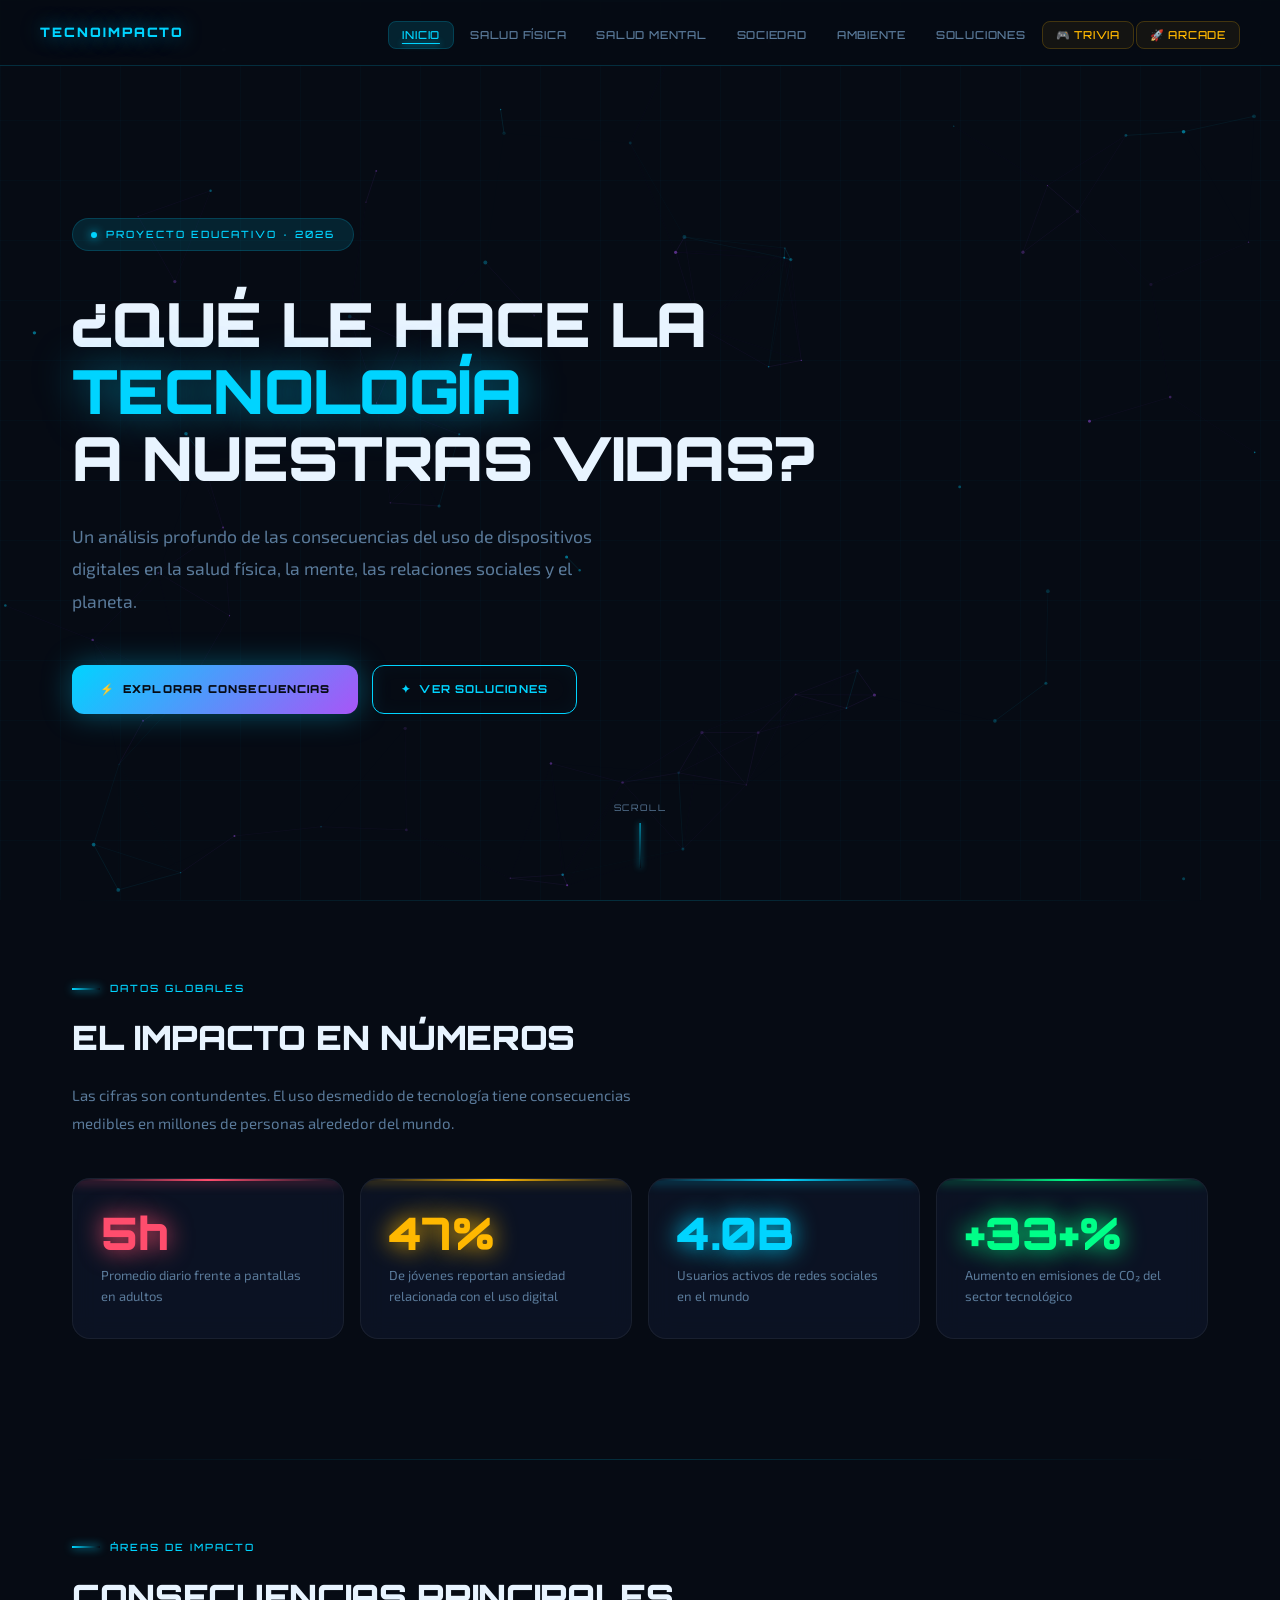
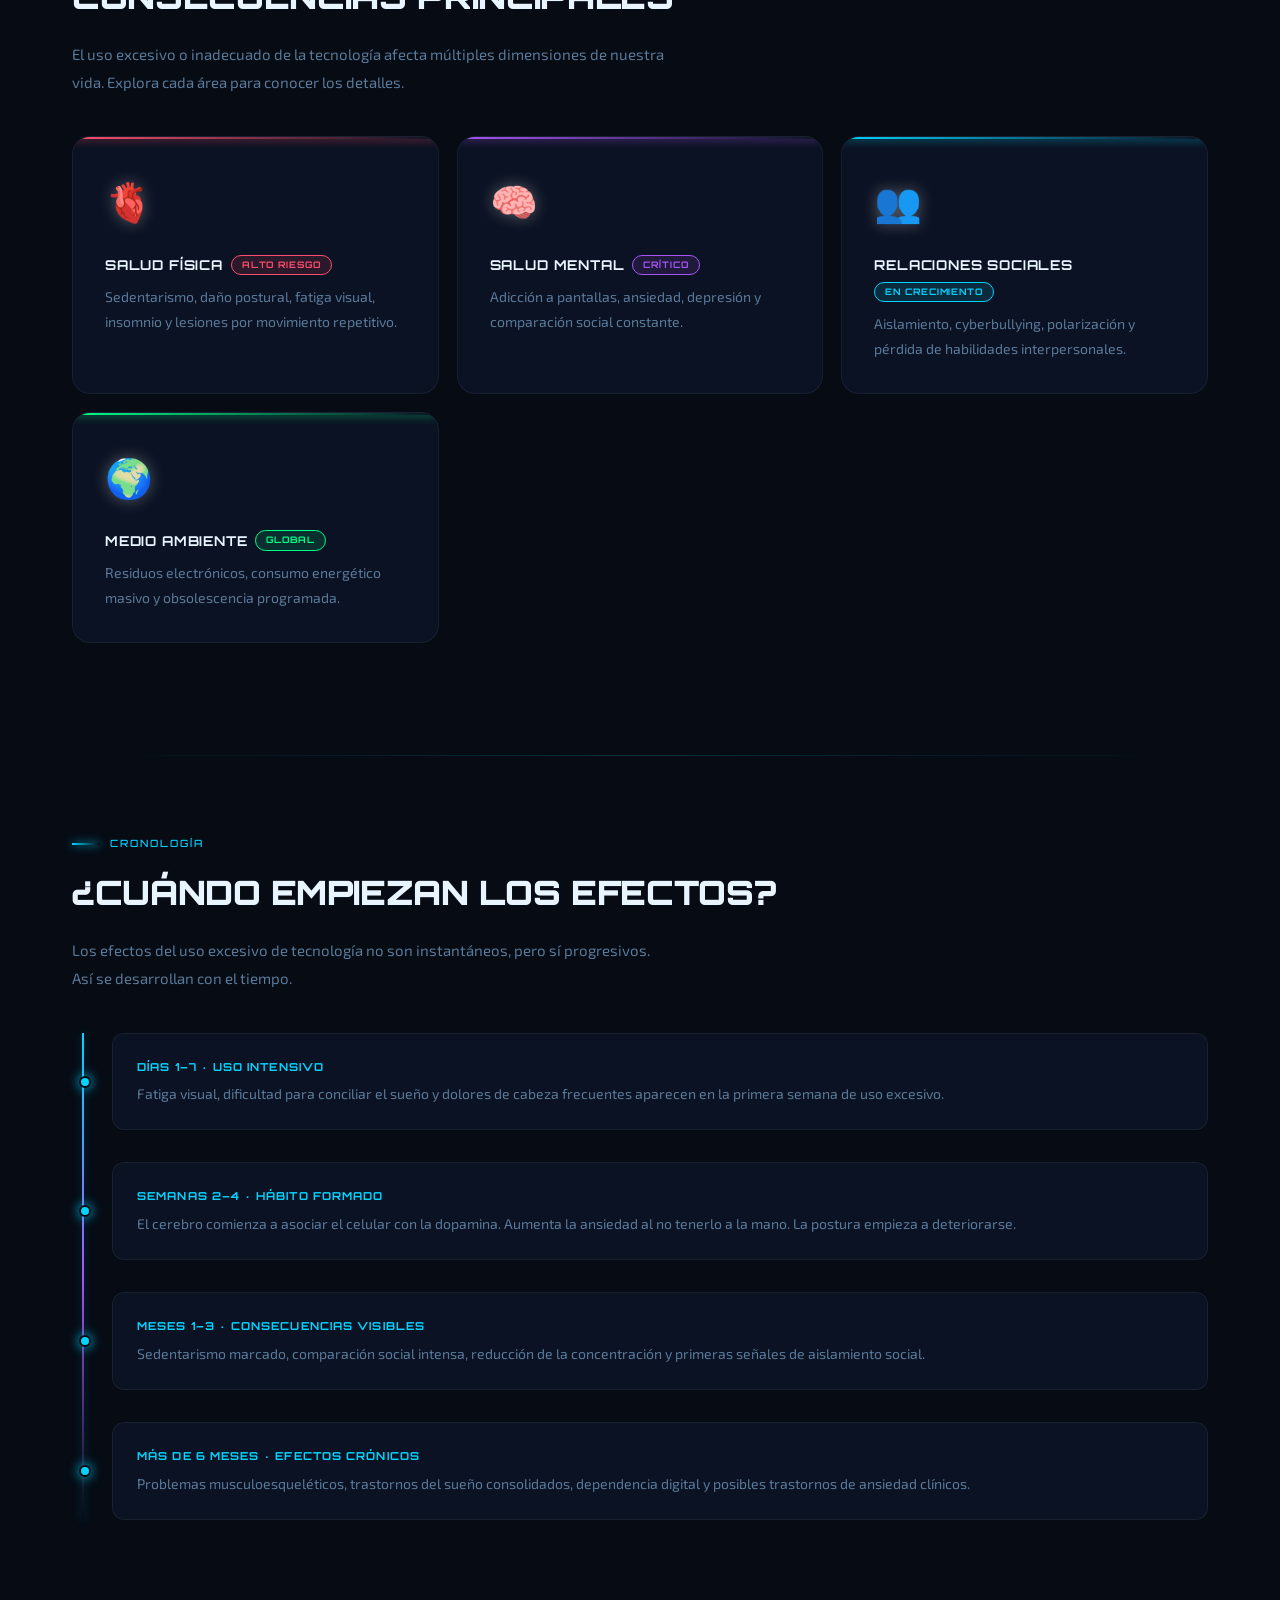
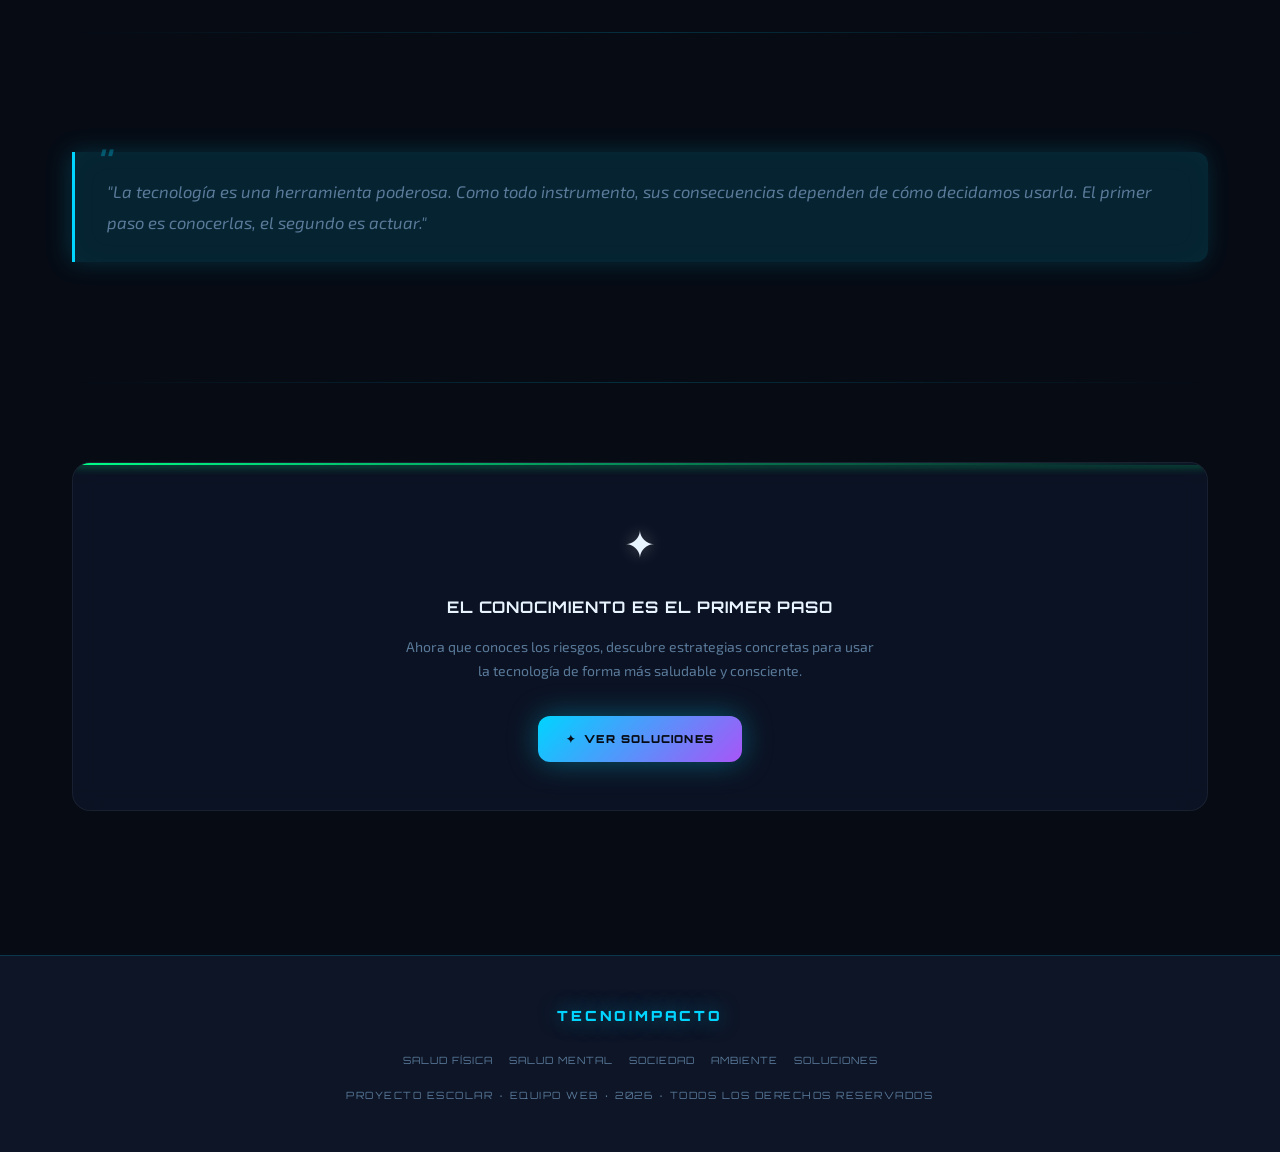
<file: index.html>
<!DOCTYPE html>
<html lang="es">
<head> <link rel="stylesheet" href="css/styles.css" />
  <meta charset="UTF-8" />
  <meta name="viewport" content="width=device-width, initial-scale=1.0" />
  <title>TecnoImpacto — Consecuencias del uso de la tecnología</title>
  <link rel="preconnect" href="https://fonts.googleapis.com" />
  <link rel="preconnect" href="https://fonts.gstatic.com" crossorigin />
  <link rel="stylesheet" href="https://fonts.googleapis.com/css2?family=Orbitron:wght@400;700;900&family=Exo+2:ital,wght@0,300;0,400;0,500;0,700;1,400&display=swap" />
  <link rel="stylesheet" href="css/styles.css" />
</head>
<body>

  <!-- Navegación -->
  <nav class="nav-principal">
    <div class="nav-interior">
      <a href="index.html" class="nav-logo">TecnoImpacto</a>
      <ul class="nav-enlaces">
        <li><a href="index.html">Inicio</a></li>
        <li><a href="salud-fisica.html">Salud física</a></li>
        <li><a href="salud-mental.html">Salud mental</a></li>
        <li><a href="sociedad.html">Sociedad</a></li>
        <li><a href="ambiente.html">Ambiente</a></li>
        <li><a href="soluciones.html">Soluciones</a></li>
        <li><a href="juego.html" class="nav-juego-link">🎮 Trivia</a></li>
        <li><a href="nave.html" class="nav-juego-link">🚀 Arcade</a></li>
      </ul>
      <button class="nav-menu-btn" aria-label="Abrir menú" aria-expanded="false">
        <span></span><span></span><span></span>
      </button>
    </div>
  </nav>

  <!-- Hero -->
  <header class="hero">
    <span class="hero-etiqueta">
      <span class="dot"></span>
      Proyecto educativo · 2026
    </span>
    <h1>
      ¿Qué le hace la<br>
      <span class="texto-cian">tecnología</span><br>
      a nuestras vidas?
    </h1>
    <p>
      Un análisis profundo de las consecuencias del uso de dispositivos digitales
      en la salud física, la mente, las relaciones sociales y el planeta.
    </p>
    <div class="btn-grupo">
      <a href="salud-fisica.html" class="btn btn-primario">
        <span>⚡</span> Explorar consecuencias
      </a>
      <a href="soluciones.html" class="btn btn-secundario">
        <span>✦</span> Ver soluciones
      </a>
    </div>
    <div class="hero-scroll">Scroll</div>
  </header>

  <main class="contenedor">

    <!-- Estadísticas -->
    <section class="seccion">
      <p class="seccion-etiqueta reveal">Datos globales</p>
      <p class="seccion-titulo reveal delay-1">El impacto en números</p>
      <p class="seccion-descripcion reveal delay-2">
        Las cifras son contundentes. El uso desmedido de tecnología tiene
        consecuencias medibles en millones de personas alrededor del mundo.
      </p>
      <div class="estadisticas">
        <div class="estadistica-item reveal delay-1" style="--glow-color: var(--color-rojo)">
          <span class="estadistica-numero" style="color:var(--color-rojo)" data-objetivo="7h">0h</span>
          <p class="estadistica-descripcion">Promedio diario frente a pantallas en adultos</p>
        </div>
        <div class="estadistica-item reveal delay-2" style="--glow-color: var(--color-ambar)">
          <span class="estadistica-numero" style="color:var(--color-ambar)" data-objetivo="58%">0%</span>
          <p class="estadistica-descripcion">De jóvenes reportan ansiedad relacionada con el uso digital</p>
        </div>
        <div class="estadistica-item reveal delay-3" style="--glow-color: var(--color-cian)">
          <span class="estadistica-numero" style="color:var(--color-cian)" data-objetivo="4.9B">0B</span>
          <p class="estadistica-descripcion">Usuarios activos de redes sociales en el mundo</p>
        </div>
        <div class="estadistica-item reveal delay-4" style="--glow-color: var(--color-verde)">
          <span class="estadistica-numero" style="color:var(--color-verde)" data-objetivo="+40%">+0%</span>
          <p class="estadistica-descripcion">Aumento en emisiones de CO₂ del sector tecnológico</p>
        </div>
      </div>
    </section>

    <!-- Áreas de impacto -->
    <section class="seccion">
      <p class="seccion-etiqueta reveal">Áreas de impacto</p>
      <p class="seccion-titulo reveal delay-1">Consecuencias principales</p>
      <p class="seccion-descripcion reveal delay-2">
        El uso excesivo o inadecuado de la tecnología afecta múltiples dimensiones
        de nuestra vida. Explora cada área para conocer los detalles.
      </p>
      <div class="grid-tarjetas">
        <a href="salud-fisica.html" class="tarjeta tarjeta-rojo reveal delay-1" style="text-decoration:none; color:inherit;">
          <span class="tarjeta-icono">🫀</span>
          <h3>Salud física <span class="badge badge-rojo">Alto riesgo</span></h3>
          <p>Sedentarismo, daño postural, fatiga visual, insomnio y lesiones por movimiento repetitivo.</p>
        </a>
        <a href="salud-mental.html" class="tarjeta tarjeta-purpura reveal delay-2" style="text-decoration:none; color:inherit;">
          <span class="tarjeta-icono">🧠</span>
          <h3>Salud mental <span class="badge badge-purpura">Crítico</span></h3>
          <p>Adicción a pantallas, ansiedad, depresión y comparación social constante.</p>
        </a>
        <a href="sociedad.html" class="tarjeta tarjeta-azul reveal delay-3" style="text-decoration:none; color:inherit;">
          <span class="tarjeta-icono">👥</span>
          <h3>Relaciones sociales <span class="badge badge-azul">En crecimiento</span></h3>
          <p>Aislamiento, cyberbullying, polarización y pérdida de habilidades interpersonales.</p>
        </a>
        <a href="ambiente.html" class="tarjeta tarjeta-verde reveal delay-4" style="text-decoration:none; color:inherit;">
          <span class="tarjeta-icono">🌍</span>
          <h3>Medio ambiente <span class="badge badge-verde">Global</span></h3>
          <p>Residuos electrónicos, consumo energético masivo y obsolescencia programada.</p>
        </a>
      </div>
    </section>

    <!-- Línea de tiempo del impacto -->
    <section class="seccion">
      <p class="seccion-etiqueta reveal">Cronología</p>
      <p class="seccion-titulo reveal delay-1">¿Cuándo empiezan los efectos?</p>
      <p class="seccion-descripcion reveal delay-2">
        Los efectos del uso excesivo de tecnología no son instantáneos,
        pero sí progresivos. Así se desarrollan con el tiempo.
      </p>
      <div class="linea-tiempo">
        <div class="tiempo-item reveal delay-1">
          <h4>Días 1–7 · Uso intensivo</h4>
          <p>Fatiga visual, dificultad para conciliar el sueño y dolores de cabeza frecuentes aparecen en la primera semana de uso excesivo.</p>
        </div>
        <div class="tiempo-item reveal delay-2">
          <h4>Semanas 2–4 · Hábito formado</h4>
          <p>El cerebro comienza a asociar el celular con la dopamina. Aumenta la ansiedad al no tenerlo a la mano. La postura empieza a deteriorarse.</p>
        </div>
        <div class="tiempo-item reveal delay-3">
          <h4>Meses 1–3 · Consecuencias visibles</h4>
          <p>Sedentarismo marcado, comparación social intensa, reducción de la concentración y primeras señales de aislamiento social.</p>
        </div>
        <div class="tiempo-item reveal delay-4">
          <h4>Más de 6 meses · Efectos crónicos</h4>
          <p>Problemas musculoesqueléticos, trastornos del sueño consolidados, dependencia digital y posibles trastornos de ansiedad clínicos.</p>
        </div>
      </div>
    </section>

    <!-- Cita -->
    <section class="seccion">
      <blockquote class="cita reveal">
        "La tecnología es una herramienta poderosa. Como todo instrumento,
        sus consecuencias dependen de cómo decidamos usarla.
        El primer paso es conocerlas, el segundo es actuar."
      </blockquote>
    </section>

    <!-- CTA a soluciones -->
    <section class="seccion">
      <div class="tarjeta tarjeta-verde reveal" style="padding: 3rem; text-align: center;">
        <span class="tarjeta-icono" style="text-align:center; width:100%;">✦</span>
        <h3 style="justify-content:center; font-size:1rem; margin-bottom:1rem;">
          El conocimiento es el primer paso
        </h3>
        <p style="max-width:480px; margin:0 auto 2rem;">
          Ahora que conoces los riesgos, descubre estrategias concretas para
          usar la tecnología de forma más saludable y consciente.
        </p>
        <a href="soluciones.html" class="btn btn-primario" style="margin:0 auto; display:inline-flex;">
          <span>✦</span> Ver soluciones
        </a>
      </div>
    </section>

  </main>

  <footer class="footer">
    <div class="footer-inner">
      <a href="index.html" class="footer-logo">TecnoImpacto</a>
      <ul class="footer-nav">
        <li><a href="salud-fisica.html">Salud física</a></li>
        <li><a href="salud-mental.html">Salud mental</a></li>
        <li><a href="sociedad.html">Sociedad</a></li>
        <li><a href="ambiente.html">Ambiente</a></li>
        <li><a href="soluciones.html">Soluciones</a></li>
      </ul>
      <p>Proyecto escolar · Equipo web · 2026 · Todos los derechos reservados</p>
    </div>
  </footer>

  <script src="js/main.js"></script>
</body>
</html>
</file>
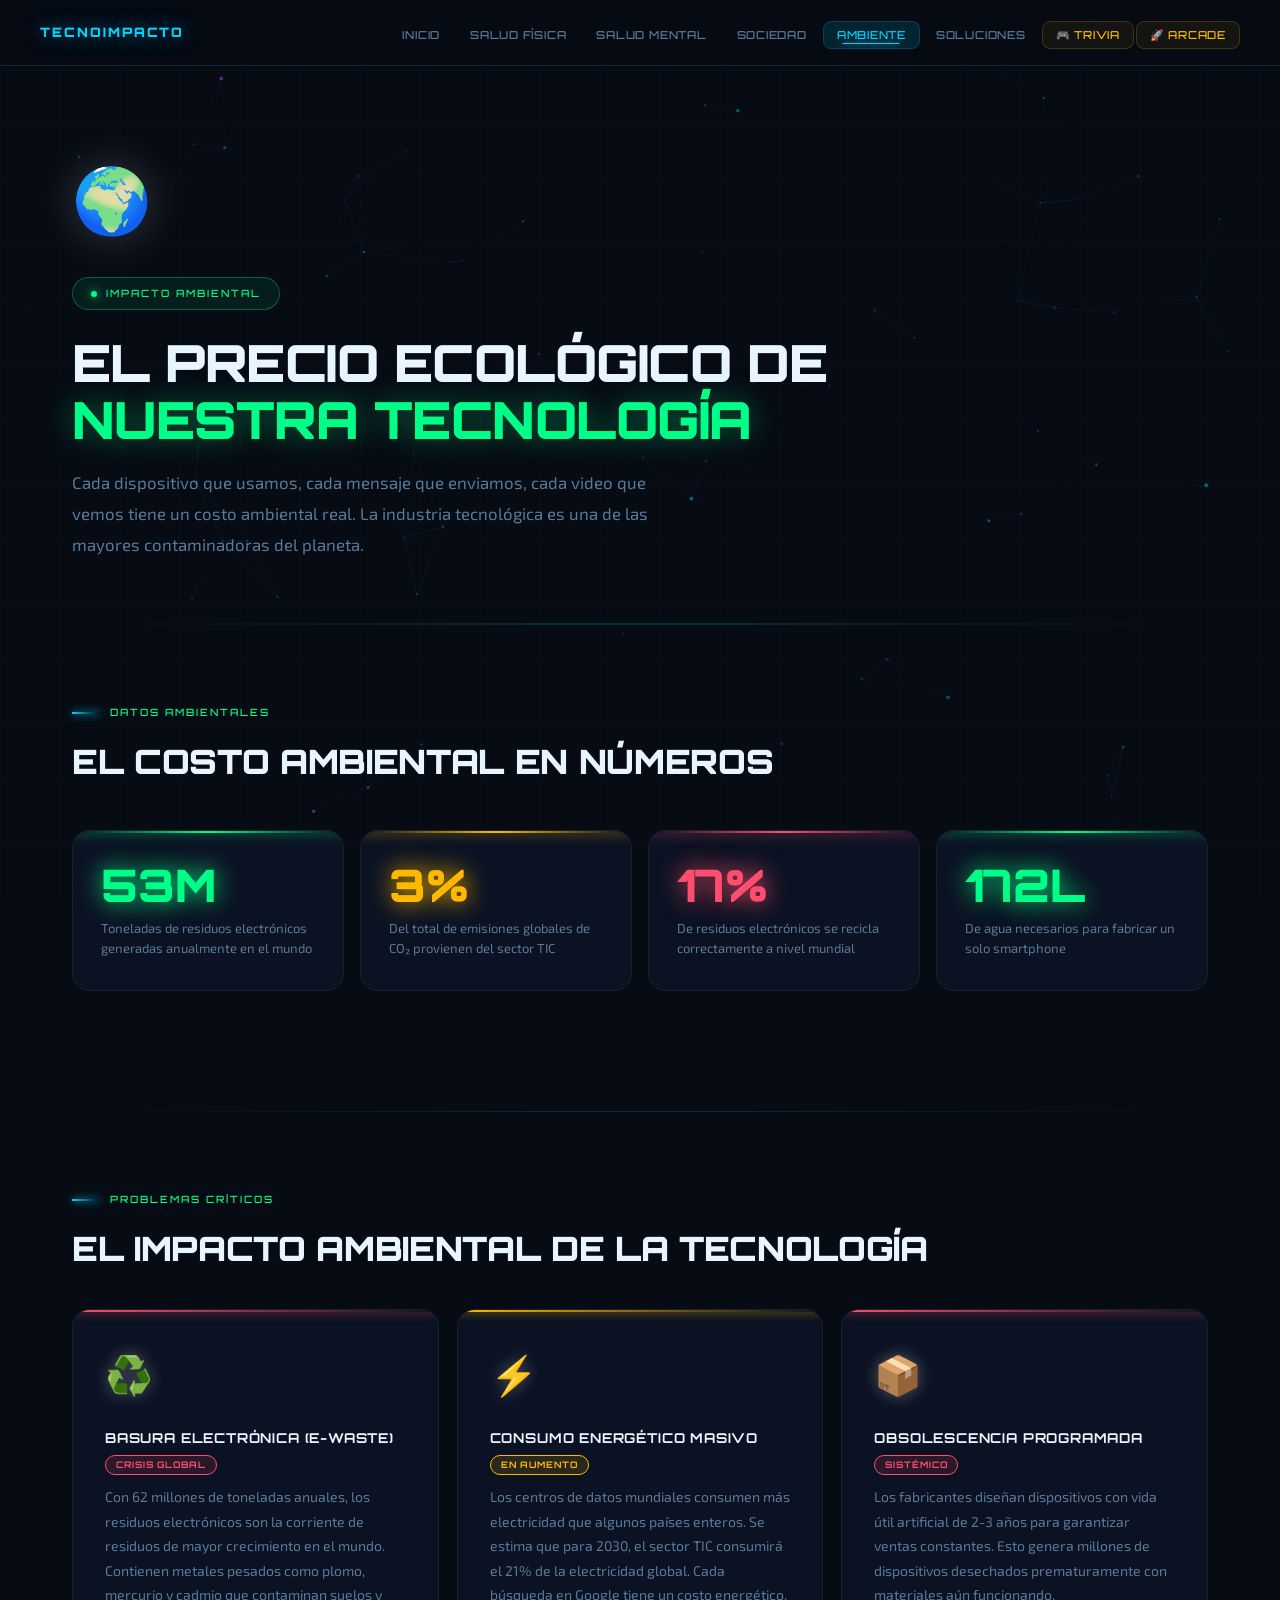
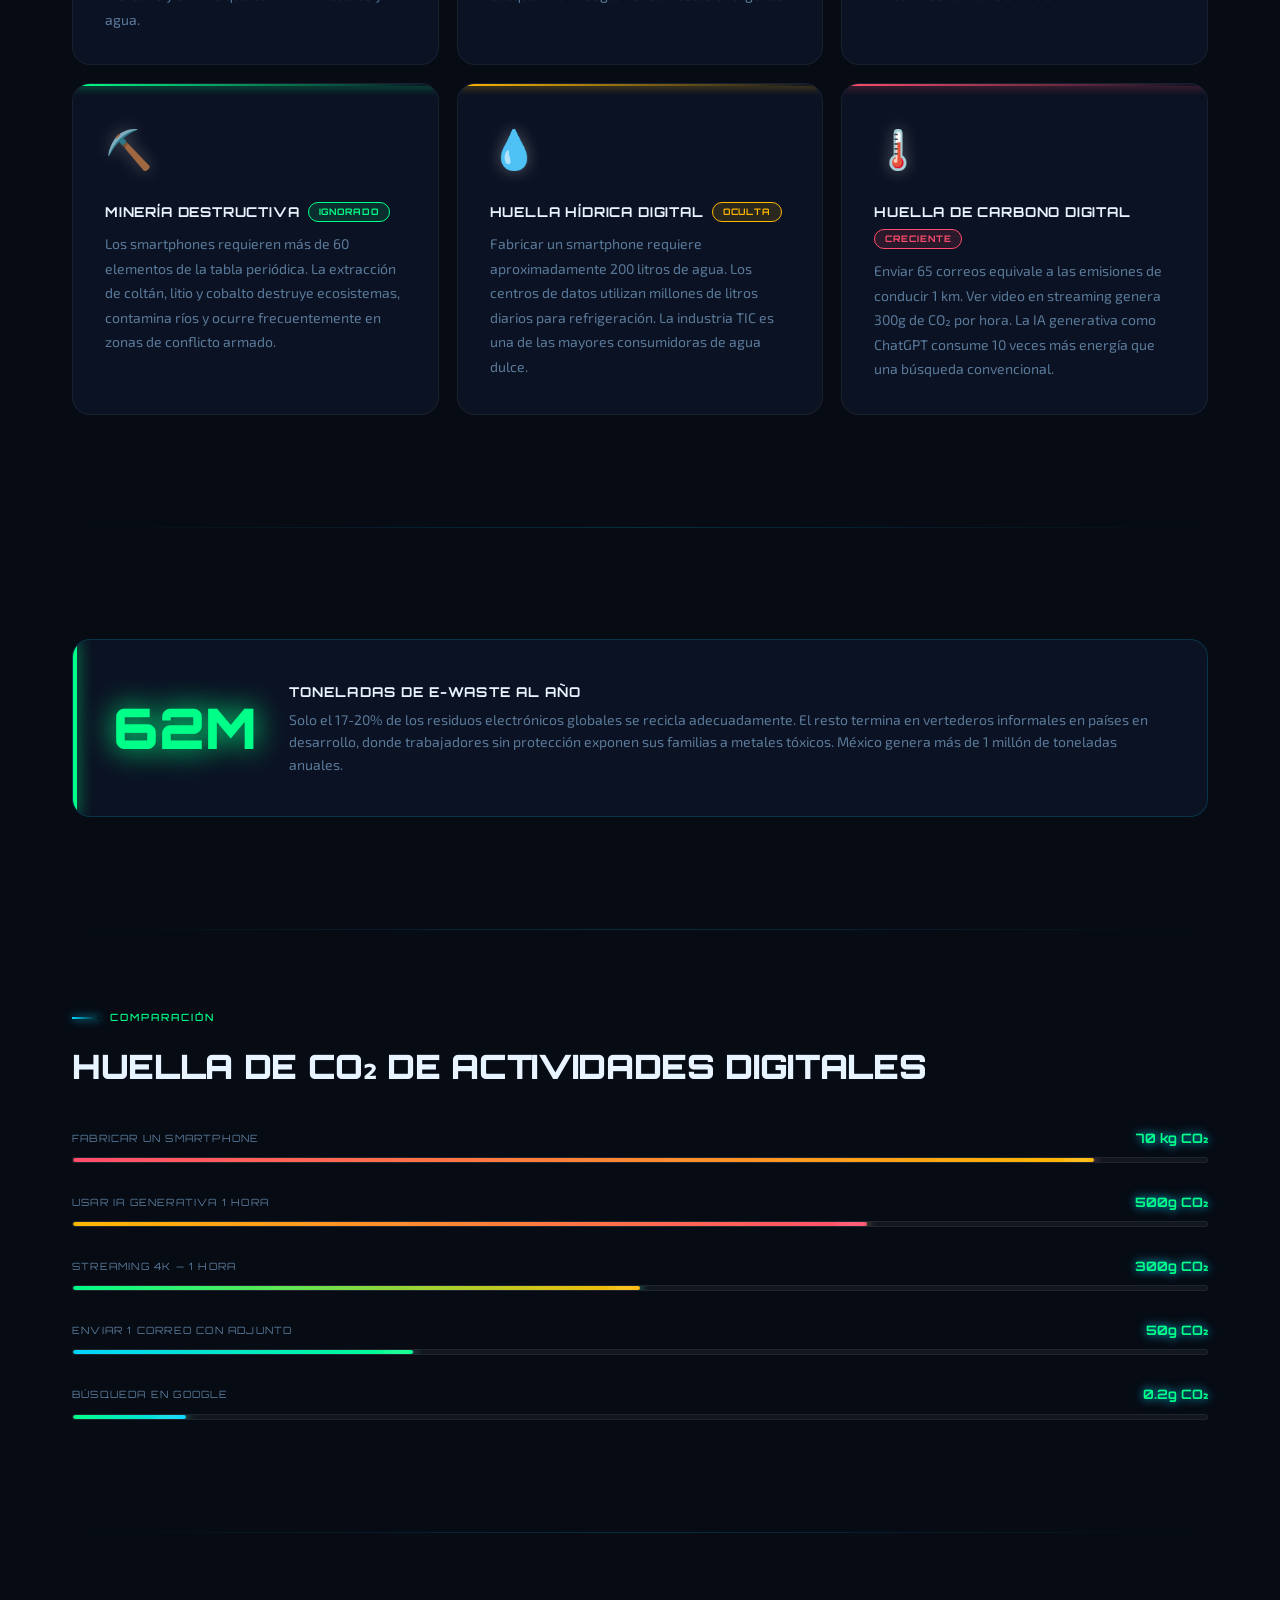
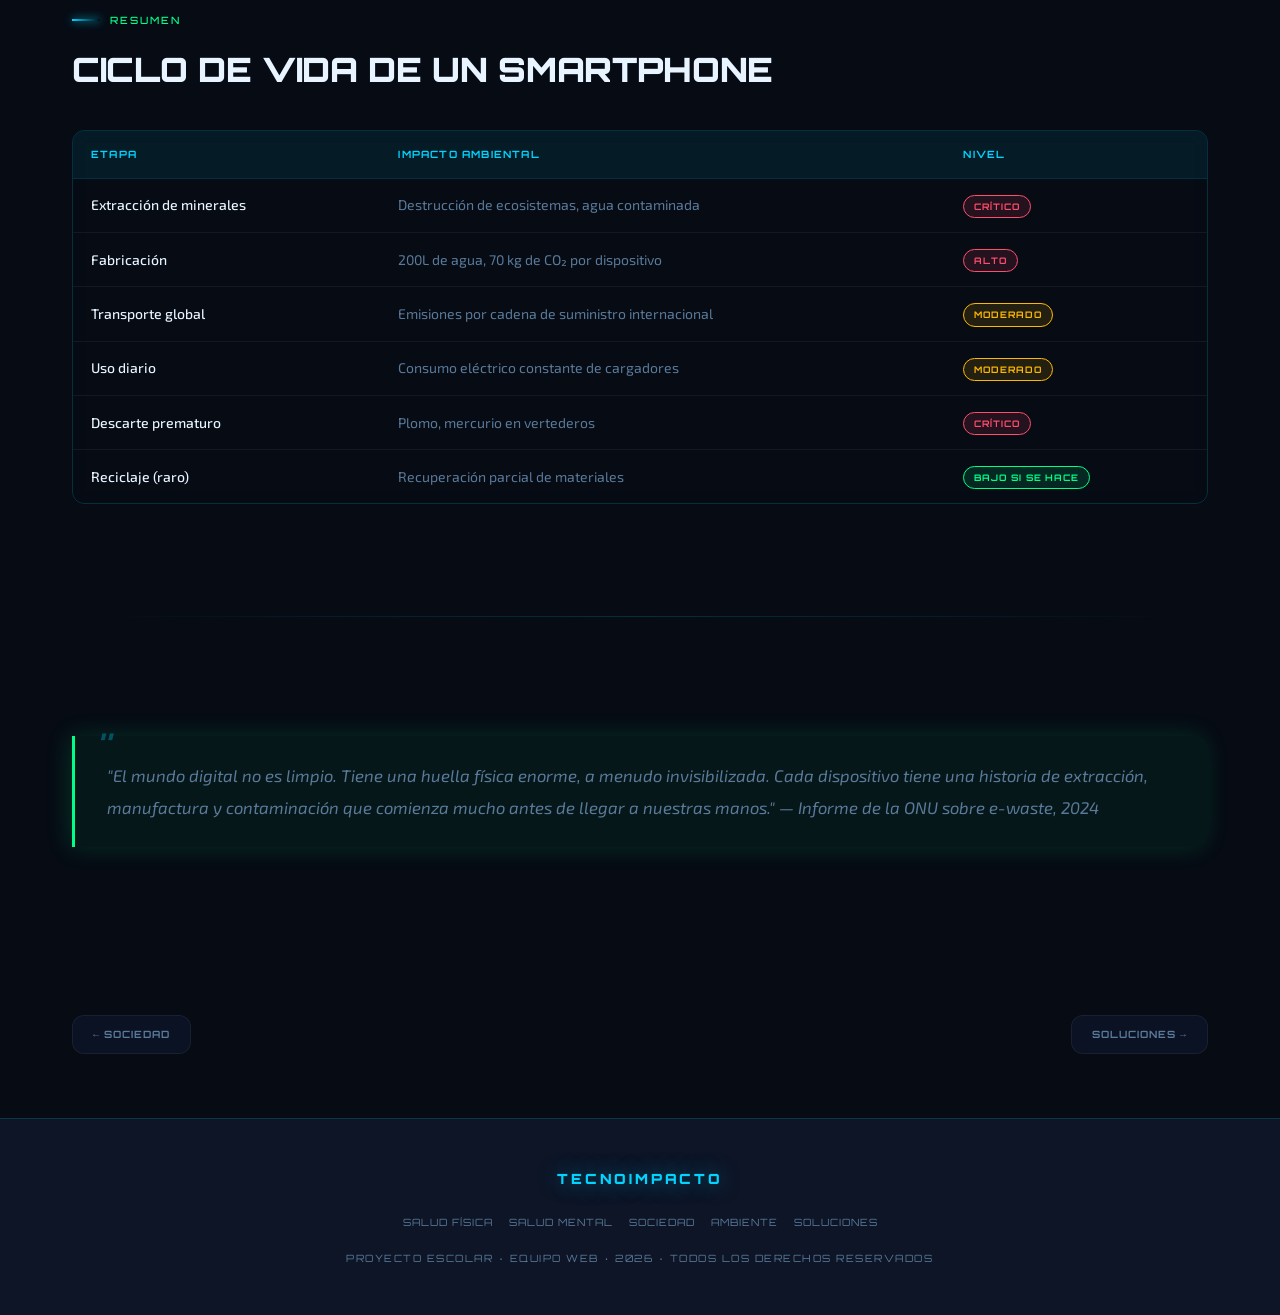
<file: ambiente.html>
<!DOCTYPE html>
<html lang="es">
<head>
  <meta charset="UTF-8" />
  <meta name="viewport" content="width=device-width, initial-scale=1.0" />
  <title>Medio ambiente · TecnoImpacto</title>
  <link rel="preconnect" href="https://fonts.googleapis.com" />
  <link rel="preconnect" href="https://fonts.gstatic.com" crossorigin />
  <link rel="stylesheet" href="https://fonts.googleapis.com/css2?family=Orbitron:wght@400;700;900&family=Exo+2:ital,wght@0,300;0,400;0,500;0,700;1,400&display=swap" />
  <link rel="stylesheet" href="css/styles.css" />
</head>
<body>

  <nav class="nav-principal">
    <div class="nav-interior">
      <a href="index.html" class="nav-logo">TecnoImpacto</a>
      <ul class="nav-enlaces">
        <li><a href="index.html">Inicio</a></li>
        <li><a href="salud-fisica.html">Salud física</a></li>
        <li><a href="salud-mental.html">Salud mental</a></li>
        <li><a href="sociedad.html">Sociedad</a></li>
        <li><a href="ambiente.html">Ambiente</a></li>
        <li><a href="soluciones.html">Soluciones</a></li>
        <li><a href="juego.html" class="nav-juego-link">🎮 Trivia</a></li>
        <li><a href="nave.html" class="nav-juego-link">🚀 Arcade</a></li>
      </ul>
      <button class="nav-menu-btn" aria-label="Abrir menú" aria-expanded="false">
        <span></span><span></span><span></span>
      </button>
    </div>
  </nav>

  <header class="pagina-hero">
    <span class="pagina-icono-grande">🌍</span>
    <div class="hero-etiqueta" style="--color-cian:var(--color-verde); border-color:rgba(0,255,136,0.3); background:rgba(0,255,136,0.08)">
      <span class="dot" style="background:var(--color-verde); box-shadow: 0 0 10px var(--color-verde)"></span>
      Impacto ambiental
    </div>
    <h1>El precio ecológico de<br><span style="color:var(--color-verde); text-shadow: 0 0 30px rgba(0,255,136,0.4)">nuestra tecnología</span></h1>
    <p>
      Cada dispositivo que usamos, cada mensaje que enviamos, cada video que vemos
      tiene un costo ambiental real. La industria tecnológica es una de las
      mayores contaminadoras del planeta.
    </p>
  </header>

  <main class="contenedor">

    <!-- Estadísticas ambientales -->
    <section class="seccion">
      <p class="seccion-etiqueta reveal" style="color:var(--color-verde)">Datos ambientales</p>
      <p class="seccion-titulo reveal delay-1">El costo ambiental en números</p>
      <div class="estadisticas">
        <div class="estadistica-item reveal delay-1" style="--glow-color:var(--color-verde)">
          <span class="estadistica-numero" style="color:var(--color-verde)" data-objetivo="62M">0M</span>
          <p class="estadistica-descripcion">Toneladas de residuos electrónicos generadas anualmente en el mundo</p>
        </div>
        <div class="estadistica-item reveal delay-2" style="--glow-color:var(--color-ambar)">
          <span class="estadistica-numero" style="color:var(--color-ambar)" data-objetivo="4%">0%</span>
          <p class="estadistica-descripcion">Del total de emisiones globales de CO₂ provienen del sector TIC</p>
        </div>
        <div class="estadistica-item reveal delay-3" style="--glow-color:var(--color-rojo)">
          <span class="estadistica-numero" style="color:var(--color-rojo)" data-objetivo="20%">0%</span>
          <p class="estadistica-descripcion">De residuos electrónicos se recicla correctamente a nivel mundial</p>
        </div>
        <div class="estadistica-item reveal delay-4" style="--glow-color:var(--color-verde)">
          <span class="estadistica-numero" style="color:var(--color-verde)" data-objetivo="200L">0L</span>
          <p class="estadistica-descripcion">De agua necesarios para fabricar un solo smartphone</p>
        </div>
      </div>
    </section>

    <!-- Principales problemas -->
    <section class="seccion">
      <p class="seccion-etiqueta reveal" style="color:var(--color-verde)">Problemas críticos</p>
      <p class="seccion-titulo reveal delay-1">El impacto ambiental de la tecnología</p>
      <div class="grid-tarjetas">

        <div class="tarjeta tarjeta-rojo reveal delay-1">
          <span class="tarjeta-icono">♻️</span>
          <h3>Basura electrónica (e-waste) <span class="badge badge-rojo">Crisis global</span></h3>
          <p>Con 62 millones de toneladas anuales, los residuos electrónicos son la corriente de residuos de mayor crecimiento en el mundo. Contienen metales pesados como plomo, mercurio y cadmio que contaminan suelos y agua.</p>
        </div>

        <div class="tarjeta tarjeta-ambar reveal delay-2">
          <span class="tarjeta-icono">⚡</span>
          <h3>Consumo energético masivo <span class="badge badge-ambar">En aumento</span></h3>
          <p>Los centros de datos mundiales consumen más electricidad que algunos países enteros. Se estima que para 2030, el sector TIC consumirá el 21% de la electricidad global. Cada búsqueda en Google tiene un costo energético.</p>
        </div>

        <div class="tarjeta tarjeta-rojo reveal delay-3">
          <span class="tarjeta-icono">📦</span>
          <h3>Obsolescencia programada <span class="badge badge-rojo">Sistémico</span></h3>
          <p>Los fabricantes diseñan dispositivos con vida útil artificial de 2-3 años para garantizar ventas constantes. Esto genera millones de dispositivos desechados prematuramente con materiales aún funcionando.</p>
        </div>

        <div class="tarjeta tarjeta-verde reveal delay-4">
          <span class="tarjeta-icono">⛏️</span>
          <h3>Minería destructiva <span class="badge badge-verde">Ignorado</span></h3>
          <p>Los smartphones requieren más de 60 elementos de la tabla periódica. La extracción de coltán, litio y cobalto destruye ecosistemas, contamina ríos y ocurre frecuentemente en zonas de conflicto armado.</p>
        </div>

        <div class="tarjeta tarjeta-ambar reveal delay-5">
          <span class="tarjeta-icono">💧</span>
          <h3>Huella hídrica digital <span class="badge badge-ambar">Oculta</span></h3>
          <p>Fabricar un smartphone requiere aproximadamente 200 litros de agua. Los centros de datos utilizan millones de litros diarios para refrigeración. La industria TIC es una de las mayores consumidoras de agua dulce.</p>
        </div>

        <div class="tarjeta tarjeta-rojo reveal delay-6">
          <span class="tarjeta-icono">🌡️</span>
          <h3>Huella de carbono digital <span class="badge badge-rojo">Creciente</span></h3>
          <p>Enviar 65 correos equivale a las emisiones de conducir 1 km. Ver video en streaming genera 300g de CO₂ por hora. La IA generativa como ChatGPT consume 10 veces más energía que una búsqueda convencional.</p>
        </div>

      </div>
    </section>

    <!-- Dato destacado -->
    <section class="seccion">
      <div class="dato-destacado reveal" style="--accent-color: var(--color-verde)">
        <div class="dato-numero-grande" style="color:var(--color-verde)">62M</div>
        <div class="dato-texto">
          <h4>Toneladas de e-waste al año</h4>
          <p>Solo el 17-20% de los residuos electrónicos globales se recicla adecuadamente. El resto termina en vertederos informales en países en desarrollo, donde trabajadores sin protección exponen sus familias a metales tóxicos. México genera más de 1 millón de toneladas anuales.</p>
        </div>
      </div>
    </section>

    <!-- Comparación de huella de carbono -->
    <section class="seccion">
      <p class="seccion-etiqueta reveal" style="color:var(--color-verde)">Comparación</p>
      <p class="seccion-titulo reveal delay-1">Huella de CO₂ de actividades digitales</p>
      <div class="barra-progreso-contenedor reveal delay-2">
        <div class="barra-item">
          <div class="barra-label"><span>Fabricar un smartphone</span><span style="color:var(--color-verde)">70 kg CO₂</span></div>
          <div class="barra-fondo">
            <div class="barra-relleno" data-pct="90" style="--bar-color:var(--color-rojo);--bar-color2:var(--color-ambar)"></div>
          </div>
        </div>
        <div class="barra-item">
          <div class="barra-label"><span>Usar IA generativa 1 hora</span><span style="color:var(--color-verde)">500g CO₂</span></div>
          <div class="barra-fondo">
            <div class="barra-relleno" data-pct="70" style="--bar-color:var(--color-ambar);--bar-color2:var(--color-rojo)"></div>
          </div>
        </div>
        <div class="barra-item">
          <div class="barra-label"><span>Streaming 4K — 1 hora</span><span style="color:var(--color-verde)">300g CO₂</span></div>
          <div class="barra-fondo">
            <div class="barra-relleno" data-pct="50" style="--bar-color:var(--color-verde);--bar-color2:var(--color-ambar)"></div>
          </div>
        </div>
        <div class="barra-item">
          <div class="barra-label"><span>Enviar 1 correo con adjunto</span><span style="color:var(--color-verde)">50g CO₂</span></div>
          <div class="barra-fondo">
            <div class="barra-relleno" data-pct="30" style="--bar-color:var(--color-cian);--bar-color2:var(--color-verde)"></div>
          </div>
        </div>
        <div class="barra-item">
          <div class="barra-label"><span>Búsqueda en Google</span><span style="color:var(--color-verde)">0.2g CO₂</span></div>
          <div class="barra-fondo">
            <div class="barra-relleno" data-pct="10" style="--bar-color:var(--color-verde);--bar-color2:var(--color-cian)"></div>
          </div>
        </div>
      </div>
    </section>

    <!-- Tabla de impacto -->
    <section class="seccion">
      <p class="seccion-etiqueta reveal" style="color:var(--color-verde)">Resumen</p>
      <p class="seccion-titulo reveal delay-1">Ciclo de vida de un smartphone</p>
      <div class="tabla-contenedor reveal delay-2">
        <table>
          <thead>
            <tr>
              <th>Etapa</th>
              <th>Impacto ambiental</th>
              <th>Nivel</th>
            </tr>
          </thead>
          <tbody>
            <tr><td>Extracción de minerales</td><td>Destrucción de ecosistemas, agua contaminada</td><td><span class="badge badge-rojo">Crítico</span></td></tr>
            <tr><td>Fabricación</td><td>200L de agua, 70 kg de CO₂ por dispositivo</td><td><span class="badge badge-rojo">Alto</span></td></tr>
            <tr><td>Transporte global</td><td>Emisiones por cadena de suministro internacional</td><td><span class="badge badge-ambar">Moderado</span></td></tr>
            <tr><td>Uso diario</td><td>Consumo eléctrico constante de cargadores</td><td><span class="badge badge-ambar">Moderado</span></td></tr>
            <tr><td>Descarte prematuro</td><td>Plomo, mercurio en vertederos</td><td><span class="badge badge-rojo">Crítico</span></td></tr>
            <tr><td>Reciclaje (raro)</td><td>Recuperación parcial de materiales</td><td><span class="badge badge-verde">Bajo si se hace</span></td></tr>
          </tbody>
        </table>
      </div>
    </section>

    <!-- Cita -->
    <section class="seccion">
      <blockquote class="cita reveal" style="border-color:var(--color-verde); box-shadow: -3px 0 25px rgba(0,255,136,0.15); background: rgba(0,255,136,0.05)">
        "El mundo digital no es limpio. Tiene una huella física enorme,
        a menudo invisibilizada. Cada dispositivo tiene una historia de
        extracción, manufactura y contaminación que comienza mucho antes
        de llegar a nuestras manos." — Informe de la ONU sobre e-waste, 2024
      </blockquote>
    </section>

    <div class="nav-paginas reveal">
      <a href="sociedad.html">← Sociedad</a>
      <a href="soluciones.html">Soluciones →</a>
    </div>

  </main>

  <footer class="footer">
    <div class="footer-inner">
      <a href="index.html" class="footer-logo">TecnoImpacto</a>
      <ul class="footer-nav">
        <li><a href="salud-fisica.html">Salud física</a></li>
        <li><a href="salud-mental.html">Salud mental</a></li>
        <li><a href="sociedad.html">Sociedad</a></li>
        <li><a href="ambiente.html">Ambiente</a></li>
        <li><a href="soluciones.html">Soluciones</a></li>
      </ul>
      <p>Proyecto escolar · Equipo web · 2026 · Todos los derechos reservados</p>
    </div>
  </footer>

  <script src="js/main.js"></script>
</body>
</html>
</file>
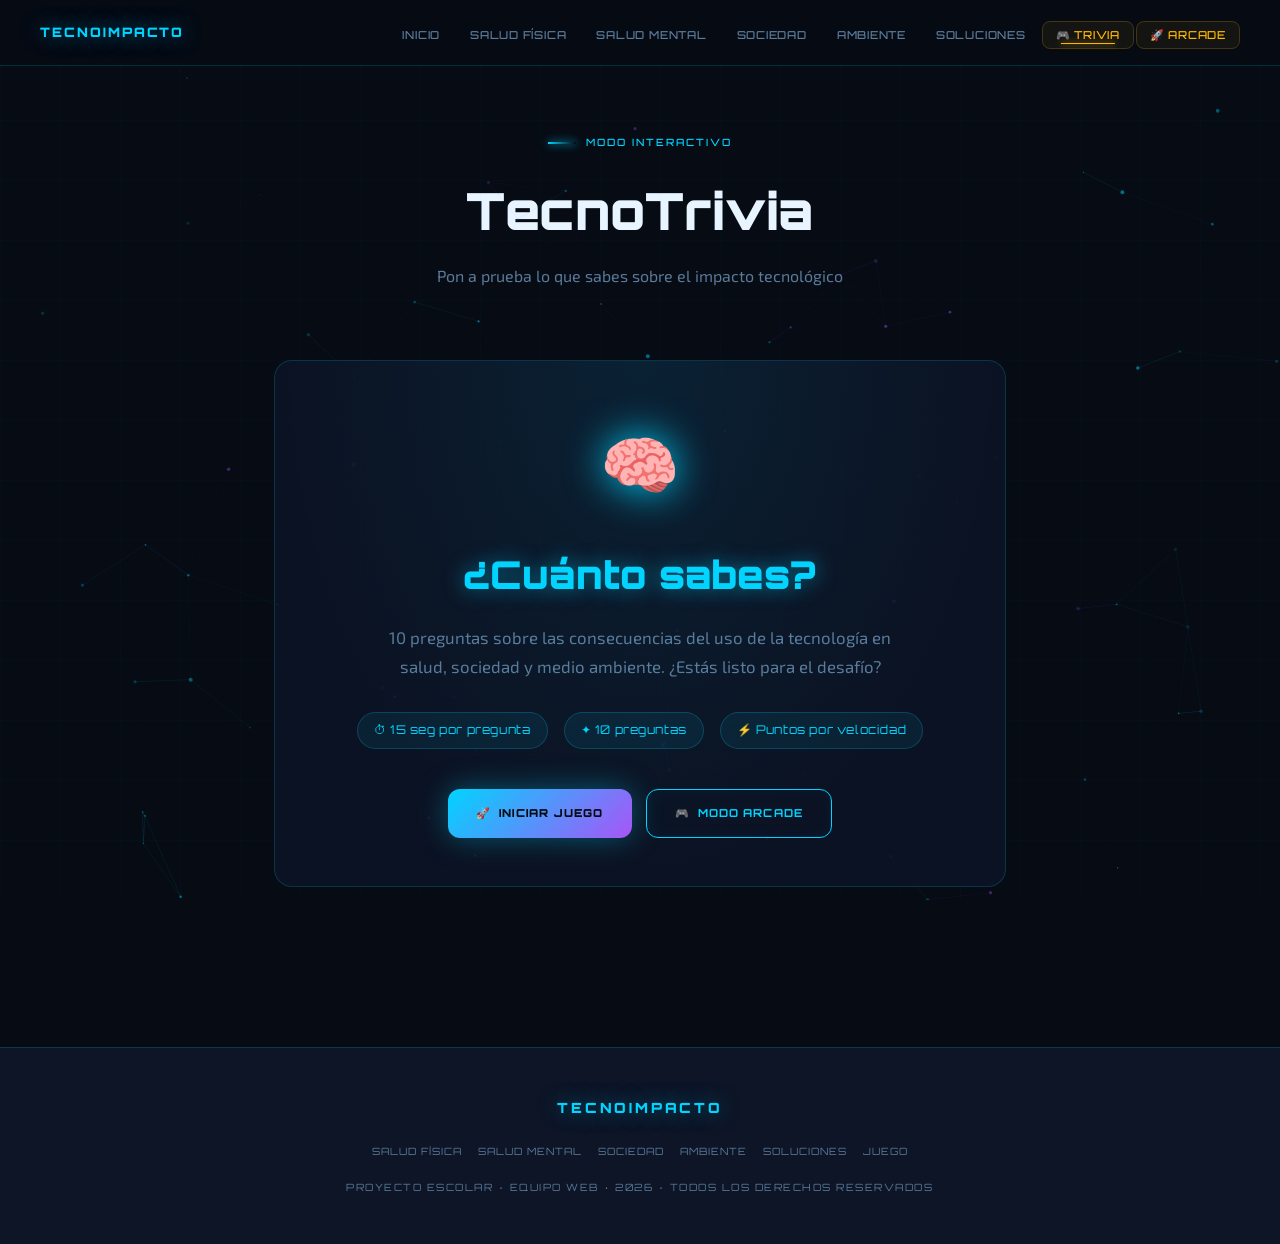
<file: juego.html>
<!DOCTYPE html>
<html lang="es">
<head>
  <meta charset="UTF-8" />
  <meta name="viewport" content="width=device-width, initial-scale=1.0" />
  <title>TecnoTrivia — TecnoImpacto</title>
  <link rel="preconnect" href="https://fonts.googleapis.com" />
  <link rel="preconnect" href="https://fonts.gstatic.com" crossorigin />
  <link rel="stylesheet" href="https://fonts.googleapis.com/css2?family=Orbitron:wght@400;700;900&family=Exo+2:ital,wght@0,300;0,400;0,500;0,700;1,400&display=swap" />
  <link rel="stylesheet" href="css/styles.css" />
  <style>
    /* ---- Juego: layout principal ---- */
    .juego-hero {
      min-height: 40vh;
      display: flex;
      flex-direction: column;
      align-items: center;
      justify-content: center;
      text-align: center;
      padding: 8rem 1.5rem 4rem;
    }

    /* ---- Pantalla de inicio ---- */
    .pantalla {
      display: none;
      animation: fade-arriba 0.5s ease both;
    }
    .pantalla.activa { display: block; }

    #juego-wrapper {
      max-width: 780px;
      margin: 0 auto;
      padding: 0 1.5rem 6rem;
    }

    .intro-card {
      background: var(--bg-tarjeta);
      border: 1px solid var(--borde);
      border-radius: var(--radio-grande);
      padding: 3rem 2.5rem;
      text-align: center;
      position: relative;
      overflow: hidden;
    }
    .intro-card::before {
      content: '';
      position: absolute;
      inset: 0;
      background: radial-gradient(ellipse at 50% 0%, rgba(0,212,255,.08) 0%, transparent 70%);
      pointer-events: none;
    }
    .intro-icono {
      font-size: 4rem;
      display: block;
      margin-bottom: 1.5rem;
      filter: drop-shadow(0 0 20px var(--color-cian));
      animation: flotar 3s ease-in-out infinite;
    }
    .intro-titulo {
      font-family: var(--fuente-titulo);
      font-size: clamp(1.6rem, 4vw, 2.4rem);
      font-weight: 900;
      color: var(--color-cian);
      text-shadow: 0 0 20px rgba(0,212,255,.5);
      margin-bottom: 1rem;
    }
    .intro-desc {
      color: var(--texto-secundario);
      font-size: 1.05rem;
      margin-bottom: 2rem;
      max-width: 520px;
      margin-left: auto;
      margin-right: auto;
    }
    .intro-reglas {
      display: flex;
      gap: 1rem;
      justify-content: center;
      flex-wrap: wrap;
      margin-bottom: 2.5rem;
    }
    .regla-chip {
      display: flex;
      align-items: center;
      gap: 0.5rem;
      background: rgba(0,212,255,.08);
      border: 1px solid rgba(0,212,255,.2);
      border-radius: 999px;
      padding: 0.45rem 1rem;
      font-size: 0.85rem;
      color: var(--color-cian);
      font-family: var(--fuente-titulo);
      font-size: 0.75rem;
      letter-spacing: 0.05em;
    }

    /* ---- Progreso ---- */
    .juego-progreso {
      display: flex;
      align-items: center;
      justify-content: space-between;
      margin-bottom: 1.5rem;
      gap: 1rem;
    }
    .progreso-label {
      font-family: var(--fuente-titulo);
      font-size: 0.75rem;
      color: var(--color-cian);
      white-space: nowrap;
    }
    .progreso-barra-fondo {
      flex: 1;
      height: 6px;
      background: rgba(0,212,255,.1);
      border-radius: 999px;
      overflow: hidden;
    }
    .progreso-barra-relleno {
      height: 100%;
      background: linear-gradient(90deg, var(--color-cian), var(--color-purpura));
      border-radius: 999px;
      transition: width 0.4s ease;
      box-shadow: 0 0 8px rgba(0,212,255,.5);
    }
    .puntaje-actual {
      font-family: var(--fuente-titulo);
      font-size: 0.75rem;
      color: var(--color-verde);
      white-space: nowrap;
    }

    /* ---- Tarjeta de pregunta ---- */
    .pregunta-card {
      background: var(--bg-tarjeta);
      border: 1px solid var(--borde);
      border-radius: var(--radio-grande);
      padding: 2.5rem 2rem;
      margin-bottom: 1.5rem;
      position: relative;
    }

    /* ---- Timer ---- */
    .timer-fila {
      display: flex;
      align-items: center;
      gap: 1rem;
      margin-bottom: 1.8rem;
    }
    .timer-numero {
      font-family: var(--fuente-titulo);
      font-size: 1.3rem;
      font-weight: 900;
      min-width: 2.5ch;
      color: var(--color-ambar);
      text-shadow: 0 0 12px rgba(255,184,0,.6);
      transition: color 0.3s;
    }
    .timer-numero.urgente {
      color: var(--color-rojo);
      text-shadow: 0 0 12px rgba(255,77,109,.7);
      animation: parpadeo 0.6s ease infinite;
    }
    .timer-barra-fondo {
      flex: 1;
      height: 5px;
      background: rgba(255,184,0,.15);
      border-radius: 999px;
      overflow: hidden;
    }
    .timer-barra-relleno {
      height: 100%;
      background: linear-gradient(90deg, var(--color-verde), var(--color-ambar));
      border-radius: 999px;
      transition: width 1s linear, background 0.5s;
      box-shadow: 0 0 8px rgba(255,184,0,.4);
    }
    .timer-barra-relleno.urgente {
      background: linear-gradient(90deg, var(--color-rojo), var(--color-ambar));
    }

    .pregunta-texto {
      font-size: clamp(1rem, 2.5vw, 1.25rem);
      font-weight: 500;
      color: var(--texto-primario);
      line-height: 1.5;
      margin-bottom: 0;
    }

    /* ---- Opciones de respuesta ---- */
    .opciones-grid {
      display: grid;
      grid-template-columns: 1fr 1fr;
      gap: 0.85rem;
    }
    @media (max-width: 520px) {
      .opciones-grid { grid-template-columns: 1fr; }
    }

    .opcion-btn {
      display: flex;
      align-items: center;
      gap: 0.75rem;
      width: 100%;
      padding: 1rem 1.2rem;
      background: rgba(255,255,255,0.03);
      border: 1px solid rgba(255,255,255,0.1);
      border-radius: var(--radio);
      color: var(--texto-primario);
      font-family: var(--fuente-cuerpo);
      font-size: 0.95rem;
      text-align: left;
      cursor: pointer;
      transition: background 0.2s, border-color 0.2s, transform 0.15s, box-shadow 0.2s;
      line-height: 1.4;
    }
    .opcion-btn:hover:not(:disabled) {
      background: rgba(0,212,255,.08);
      border-color: rgba(0,212,255,.35);
      transform: translateY(-2px);
      box-shadow: 0 4px 20px rgba(0,212,255,.12);
    }
    .opcion-letra {
      display: flex;
      align-items: center;
      justify-content: center;
      min-width: 28px;
      height: 28px;
      background: rgba(0,212,255,.1);
      border: 1px solid rgba(0,212,255,.25);
      border-radius: 6px;
      font-family: var(--fuente-titulo);
      font-size: 0.7rem;
      font-weight: 700;
      color: var(--color-cian);
      flex-shrink: 0;
    }
    .opcion-btn.correcta {
      background: rgba(0,255,136,.12);
      border-color: var(--color-verde);
      box-shadow: 0 0 20px rgba(0,255,136,.2);
    }
    .opcion-btn.correcta .opcion-letra {
      background: rgba(0,255,136,.2);
      border-color: var(--color-verde);
      color: var(--color-verde);
    }
    .opcion-btn.incorrecta {
      background: rgba(255,77,109,.1);
      border-color: var(--color-rojo);
    }
    .opcion-btn.incorrecta .opcion-letra {
      background: rgba(255,77,109,.2);
      border-color: var(--color-rojo);
      color: var(--color-rojo);
    }
    .opcion-btn:disabled { cursor: default; }

    /* ---- Panel de feedback ---- */
    .feedback-panel {
      background: rgba(0,0,0,.3);
      border-radius: var(--radio);
      padding: 1.2rem 1.5rem;
      margin-top: 1rem;
      display: none;
      animation: fade-arriba 0.3s ease;
    }
    .feedback-panel.visible { display: flex; align-items: flex-start; gap: 0.75rem; }
    .feedback-icono { font-size: 1.4rem; flex-shrink: 0; margin-top: 0.05rem; }
    .feedback-texto strong {
      display: block;
      font-family: var(--fuente-titulo);
      font-size: 0.75rem;
      letter-spacing: 0.08em;
      margin-bottom: 0.3rem;
    }
    .feedback-texto p { font-size: 0.9rem; color: var(--texto-secundario); line-height: 1.5; }
    .feedback-panel.correcto { border: 1px solid rgba(0,255,136,.3); }
    .feedback-panel.correcto .feedback-texto strong { color: var(--color-verde); }
    .feedback-panel.incorrecto { border: 1px solid rgba(255,77,109,.3); }
    .feedback-panel.incorrecto .feedback-texto strong { color: var(--color-rojo); }
    .feedback-panel.tiempo { border: 1px solid rgba(255,184,0,.3); }
    .feedback-panel.tiempo .feedback-texto strong { color: var(--color-ambar); }

    /* ---- Botón siguiente ---- */
    .btn-siguiente {
      display: none;
      margin-top: 1.5rem;
      width: 100%;
      padding: 1rem;
      background: linear-gradient(135deg, rgba(0,212,255,.15), rgba(168,85,247,.15));
      border: 1px solid rgba(0,212,255,.35);
      border-radius: var(--radio);
      color: var(--color-cian);
      font-family: var(--fuente-titulo);
      font-size: 0.8rem;
      font-weight: 700;
      letter-spacing: 0.08em;
      cursor: pointer;
      transition: background 0.25s, box-shadow 0.25s, transform 0.15s;
    }
    .btn-siguiente.visible { display: block; }
    .btn-siguiente:hover {
      background: linear-gradient(135deg, rgba(0,212,255,.25), rgba(168,85,247,.25));
      box-shadow: 0 0 25px rgba(0,212,255,.25);
      transform: translateY(-2px);
    }

    /* ---- Pantalla de resultados ---- */
    .resultado-card {
      background: var(--bg-tarjeta);
      border: 1px solid var(--borde);
      border-radius: var(--radio-grande);
      padding: 3rem 2rem;
      text-align: center;
      position: relative;
      overflow: hidden;
    }
    .resultado-card::before {
      content: '';
      position: absolute;
      inset: 0;
      background: radial-gradient(ellipse at 50% 0%, rgba(168,85,247,.08) 0%, transparent 65%);
      pointer-events: none;
    }
    .resultado-trofeo {
      font-size: 5rem;
      display: block;
      margin-bottom: 1rem;
      animation: flotar 3s ease-in-out infinite;
      filter: drop-shadow(0 0 30px rgba(255,184,0,.5));
    }
    .resultado-nivel {
      font-family: var(--fuente-titulo);
      font-size: 0.75rem;
      letter-spacing: 0.15em;
      color: var(--color-ambar);
      text-transform: uppercase;
      margin-bottom: 0.5rem;
    }
    .resultado-titulo {
      font-family: var(--fuente-titulo);
      font-size: clamp(1.5rem, 4vw, 2.2rem);
      font-weight: 900;
      margin-bottom: 0.75rem;
    }
    .resultado-desc {
      color: var(--texto-secundario);
      max-width: 460px;
      margin: 0 auto 2rem;
      font-size: 0.95rem;
    }
    .resultado-puntaje {
      display: inline-flex;
      align-items: baseline;
      gap: 0.4rem;
      background: rgba(0,0,0,.3);
      border: 1px solid var(--borde);
      border-radius: var(--radio);
      padding: 1.2rem 2.5rem;
      margin-bottom: 2rem;
    }
    .puntaje-num {
      font-family: var(--fuente-titulo);
      font-size: 3.5rem;
      font-weight: 900;
      line-height: 1;
    }
    .puntaje-total {
      font-family: var(--fuente-titulo);
      font-size: 1.2rem;
      color: var(--texto-secundario);
    }
    .resultado-desglose {
      display: flex;
      gap: 1rem;
      justify-content: center;
      flex-wrap: wrap;
      margin-bottom: 2.5rem;
    }
    .desglose-chip {
      display: flex;
      align-items: center;
      gap: 0.4rem;
      padding: 0.5rem 1rem;
      border-radius: 999px;
      font-size: 0.85rem;
      font-family: var(--fuente-titulo);
      font-size: 0.72rem;
      letter-spacing: 0.05em;
    }
    .chip-correctas {
      background: rgba(0,255,136,.1);
      border: 1px solid rgba(0,255,136,.3);
      color: var(--color-verde);
    }
    .chip-incorrectas {
      background: rgba(255,77,109,.1);
      border: 1px solid rgba(255,77,109,.3);
      color: var(--color-rojo);
    }
    .chip-tiempo {
      background: rgba(255,184,0,.1);
      border: 1px solid rgba(255,184,0,.3);
      color: var(--color-ambar);
    }
    .resultado-acciones {
      display: flex;
      gap: 1rem;
      justify-content: center;
      flex-wrap: wrap;
    }

    /* ---- Medidor circular de score ---- */
    .score-ring {
      position: relative;
      width: 130px;
      height: 130px;
      margin: 0 auto 2rem;
    }
    .score-ring svg { transform: rotate(-90deg); }
    .ring-fondo { fill: none; stroke: rgba(255,255,255,.06); stroke-width: 8; }
    .ring-progreso {
      fill: none;
      stroke-width: 8;
      stroke-linecap: round;
      stroke-dasharray: 339;
      stroke-dashoffset: 339;
      transition: stroke-dashoffset 1.2s cubic-bezier(0.34, 1.56, 0.64, 1);
    }
    .score-ring-num {
      position: absolute;
      inset: 0;
      display: flex;
      align-items: center;
      justify-content: center;
      font-family: var(--fuente-titulo);
      font-size: 2rem;
      font-weight: 900;
    }

    /* ---- Partícula confetti en resultados ---- */
    @keyframes confetti-caer {
      0% { transform: translateY(-20px) rotate(0deg); opacity: 1; }
      100% { transform: translateY(120px) rotate(360deg); opacity: 0; }
    }
    .confetti-pieza {
      position: absolute;
      width: 8px;
      height: 8px;
      border-radius: 2px;
      animation: confetti-caer 1.4s ease forwards;
    }
  </style>
</head>
<body>

  <!-- Navegación -->
  <nav class="nav-principal">
    <div class="nav-interior">
      <a href="index.html" class="nav-logo">TecnoImpacto</a>
      <ul class="nav-enlaces">
        <li><a href="index.html">Inicio</a></li>
        <li><a href="salud-fisica.html">Salud física</a></li>
        <li><a href="salud-mental.html">Salud mental</a></li>
        <li><a href="sociedad.html">Sociedad</a></li>
        <li><a href="ambiente.html">Ambiente</a></li>
        <li><a href="soluciones.html">Soluciones</a></li>
        <li><a href="juego.html" class="nav-juego-link">🎮 Trivia</a></li>
        <li><a href="nave.html" class="nav-juego-link">🚀 Arcade</a></li>
      </ul>
      <button class="nav-menu-btn" aria-label="Abrir menú" aria-expanded="false">
        <span></span><span></span><span></span>
      </button>
    </div>
  </nav>

  <!-- Hero del juego -->
  <header class="juego-hero">
    <p class="seccion-etiqueta" style="margin-bottom:1rem;">Modo interactivo</p>
    <h1 style="font-family:var(--fuente-titulo); font-size:clamp(2rem,5vw,3.2rem); font-weight:900; text-align:center; margin-bottom:0.5rem;">
      <span class="texto-cian">TecnoTrivia</span>
    </h1>
    <p style="color:var(--texto-secundario); text-align:center;">Pon a prueba lo que sabes sobre el impacto tecnológico</p>
  </header>

  <!-- Área del juego -->
  <div id="juego-wrapper">

    <!-- Pantalla: Inicio -->
    <div id="pantalla-inicio" class="pantalla activa">
      <div class="intro-card">
        <span class="intro-icono">🧠</span>
        <h2 class="intro-titulo">¿Cuánto sabes?</h2>
        <p class="intro-desc">
          10 preguntas sobre las consecuencias del uso de la tecnología en salud,
          sociedad y medio ambiente. ¿Estás listo para el desafío?
        </p>
        <div class="intro-reglas">
          <span class="regla-chip">⏱ 15 seg por pregunta</span>
          <span class="regla-chip">✦ 10 preguntas</span>
          <span class="regla-chip">⚡ Puntos por velocidad</span>
        </div>
        <div class="btn-grupo" style="justify-content:center;">
          <button class="btn btn-primario" id="btn-iniciar">
            <span>🚀</span> Iniciar juego
          </button>
          <a href="nave.html" class="btn btn-secundario">
            <span>🎮</span> Modo arcade
          </a>
        </div>
      </div>
    </div>

    <!-- Pantalla: Juego -->
    <div id="pantalla-juego" class="pantalla">
      <!-- Barra de progreso del juego -->
      <div class="juego-progreso">
        <span class="progreso-label" id="label-pregunta">Pregunta 1 / 10</span>
        <div class="progreso-barra-fondo">
          <div class="progreso-barra-relleno" id="barra-progreso" style="width:0%"></div>
        </div>
        <span class="puntaje-actual" id="label-puntaje">⚡ 0 pts</span>
      </div>

      <!-- Tarjeta de pregunta -->
      <div class="pregunta-card">
        <!-- Timer -->
        <div class="timer-fila">
          <span class="timer-numero" id="timer-num">15</span>
          <div class="timer-barra-fondo">
            <div class="timer-barra-relleno" id="timer-barra" style="width:100%"></div>
          </div>
        </div>
        <!-- Texto -->
        <p class="pregunta-texto" id="pregunta-texto">Cargando…</p>
      </div>

      <!-- Opciones -->
      <div class="opciones-grid" id="opciones-contenedor"></div>

      <!-- Feedback -->
      <div class="feedback-panel" id="feedback-panel">
        <span class="feedback-icono" id="feedback-icono">✅</span>
        <div class="feedback-texto">
          <strong id="feedback-titulo">¡Correcto!</strong>
          <p id="feedback-desc">Explicación aquí.</p>
        </div>
      </div>

      <!-- Botón siguiente -->
      <button class="btn-siguiente" id="btn-siguiente">
        SIGUIENTE PREGUNTA →
      </button>
    </div>

    <!-- Pantalla: Resultados -->
    <div id="pantalla-resultados" class="pantalla">
      <div class="resultado-card" id="resultado-card">
        <!-- Confetti se inyecta aquí con JS -->
        <span class="resultado-trofeo" id="resultado-trofeo">🏆</span>
        <p class="resultado-nivel" id="resultado-nivel">EXPERTO DIGITAL</p>
        <h2 class="resultado-titulo" id="resultado-titulo">¡Excelente!</h2>
        <p class="resultado-desc" id="resultado-desc">Descripción del resultado</p>

        <!-- Medidor circular -->
        <div class="score-ring">
          <svg viewBox="0 0 120 120" width="130" height="130">
            <circle class="ring-fondo" cx="60" cy="60" r="54" />
            <circle class="ring-progreso" id="ring-progreso" cx="60" cy="60" r="54" />
          </svg>
          <div class="score-ring-num" id="score-ring-num" style="color:var(--color-cian)">0%</div>
        </div>

        <!-- Puntaje -->
        <div class="resultado-puntaje">
          <span class="puntaje-num" id="puntaje-final" style="color:var(--color-cian)">0</span>
          <span class="puntaje-total">/ 1000 pts</span>
        </div>

        <!-- Desglose -->
        <div class="resultado-desglose">
          <span class="desglose-chip chip-correctas" id="chip-correctas">✅ 0 correctas</span>
          <span class="desglose-chip chip-incorrectas" id="chip-incorrectas">❌ 0 incorrectas</span>
          <span class="desglose-chip chip-tiempo" id="chip-tiempo">⏱ 0 por tiempo</span>
        </div>

        <!-- Acciones -->
        <div class="resultado-acciones">
          <button class="btn btn-primario" id="btn-reiniciar">
            <span>🔄</span> Jugar de nuevo
          </button>
          <a href="soluciones.html" class="btn btn-secundario">
            <span>✦</span> Ver soluciones
          </a>
        </div>
      </div>
    </div>

  </div><!-- /juego-wrapper -->

  <!-- Footer -->
  <footer class="footer">
    <div class="footer-inner">
      <a href="index.html" class="footer-logo">TecnoImpacto</a>
      <ul class="footer-nav">
        <li><a href="salud-fisica.html">Salud física</a></li>
        <li><a href="salud-mental.html">Salud mental</a></li>
        <li><a href="sociedad.html">Sociedad</a></li>
        <li><a href="ambiente.html">Ambiente</a></li>
        <li><a href="soluciones.html">Soluciones</a></li>
        <li><a href="juego.html">Juego</a></li>
      </ul>
      <p>Proyecto escolar · Equipo web · 2026 · Todos los derechos reservados</p>
    </div>
  </footer>

  <script src="js/main.js"></script>
  <script>
    /* ---- Banco de preguntas ---- */
    const PREGUNTAS = [
      {
        texto: '¿Cuántas horas en promedio pasan los adultos frente a pantallas al día?',
        opciones: ['3 horas', '5 horas', '7 horas', '10 horas'],
        correcta: 2,
        explicacion: 'Según estudios recientes, los adultos pasan un promedio de 7 horas diarias frente a pantallas, sumando trabajo, entretenimiento y redes sociales.',
        fuente: 'DataReportal 2023'
      },
      {
        texto: '¿Qué porcentaje de jóvenes reporta ansiedad relacionada con el uso digital?',
        opciones: ['22%', '38%', '58%', '75%'],
        correcta: 2,
        explicacion: 'El 58% de los jóvenes reporta niveles de ansiedad relacionados con el uso excesivo de dispositivos y redes sociales.',
        fuente: 'APA Report 2023'
      },
      {
        texto: '¿Cómo se conoce popularmente el dolor de cuello por inclinarse sobre el teléfono?',
        opciones: ['Síndrome del túnel carpiano', 'Cuello tecnológico', 'Fatiga de pantalla', 'Síndrome digital'],
        correcta: 1,
        explicacion: 'El "cuello tecnológico" o "tech neck" es causado por la postura de inclinación frecuente al usar teléfonos. Puede generar hasta 27 kg de presión adicional en la cervical.',
        fuente: 'Surgical Technology International, 2014'
      },
      {
        texto: '¿Cuántos usuarios activos en redes sociales hay en el mundo aproximadamente?',
        opciones: ['1.2 mil millones', '2.5 mil millones', '3.7 mil millones', '4.9 mil millones'],
        correcta: 3,
        explicacion: 'Actualmente hay aproximadamente 4.9 mil millones de usuarios activos en redes sociales a nivel mundial, más del 60% de la población total.',
        fuente: 'DataReportal 2023'
      },
      {
        texto: '¿Qué neurotransmisor libera el cerebro al recibir notificaciones en el teléfono?',
        opciones: ['Serotonina', 'Dopamina', 'Endorfina', 'Adrenalina'],
        correcta: 1,
        explicacion: 'El cerebro libera dopamina con cada notificación, generando un ciclo de recompensa similar al de las apuestas. Esto es lo que crea la adicción al teléfono.',
        fuente: 'Neuroscience & Biobehavioral Reviews, 2021'
      },
      {
        texto: '¿Cuánto ha aumentado la emisión de CO₂ del sector tecnológico en los últimos años?',
        opciones: ['+15%', '+25%', '+40%', '+60%'],
        correcta: 2,
        explicacion: 'Las emisiones de CO₂ del sector tecnológico han aumentado más del 40%, impulsadas por centros de datos, fabricación de dispositivos y el crecimiento de la IA.',
        fuente: 'IEA 2023'
      },
      {
        texto: '¿Cuántas millones de toneladas de basura electrónica se generan en el mundo al año?',
        opciones: ['20 millones', '35 millones', '50 millones', '80 millones'],
        correcta: 2,
        explicacion: 'Se generan aproximadamente 50 millones de toneladas de e-waste al año. Es el tipo de residuo de más rápido crecimiento y solo se recicla el 20% correctamente.',
        fuente: 'Global E-waste Monitor 2020'
      },
      {
        texto: '¿Qué tipo de luz emiten las pantallas que más afecta el ciclo de sueño?',
        opciones: ['Luz infrarroja', 'Luz ultravioleta', 'Luz azul', 'Luz verde'],
        correcta: 2,
        explicacion: 'La luz azul de las pantallas suprime la producción de melatonina, la hormona que regula el sueño. Esto puede retrasar el inicio del sueño hasta 2 horas.',
        fuente: 'Harvard Health, 2020'
      },
      {
        texto: '¿Cuántos minutos antes de dormir recomiendan los expertos dejar de usar pantallas?',
        opciones: ['15 minutos', '30 minutos', '60 minutos', '120 minutos'],
        correcta: 2,
        explicacion: 'Los expertos recomiendan evitar pantallas al menos 60 minutos antes de dormir para permitir que el cuerpo produzca melatonina y prepare el ciclo de sueño.',
        fuente: 'Sleep Foundation, 2022'
      },
      {
        texto: '¿En qué consiste la regla 20-20-20 para proteger la vista al usar pantallas?',
        opciones: [
          'Cada 20 min, mirar a 6 metros por 20 segundos',
          'Usar pantallas máximo 20 horas a la semana',
          'Descansar 20 minutos cada 20 horas de uso',
          'Ver a 20 cm por 20 segundos cada 20 minutos'
        ],
        correcta: 0,
        explicacion: 'La regla 20-20-20 indica que cada 20 minutos de pantalla, debes mirar algo a unos 6 metros de distancia por al menos 20 segundos para reducir la fatiga visual.',
        fuente: 'American Academy of Ophthalmology'
      }
    ];

    /* ---- Estado del juego ---- */
    const TIEMPO_POR_PREGUNTA = 15;
    const PUNTOS_BASE = 100;

    let estado = {
      preguntas: [],
      indice: 0,
      puntaje: 0,
      correctas: 0,
      incorrectas: 0,
      sinTiempo: 0,
      temporizador: null,
      tiempoRestante: TIEMPO_POR_PREGUNTA,
      respondida: false
    };

    /* ---- Referencias DOM ---- */
    const $inicio    = document.getElementById('pantalla-inicio');
    const $juego     = document.getElementById('pantalla-juego');
    const $resultados = document.getElementById('pantalla-resultados');
    const $btnIniciar  = document.getElementById('btn-iniciar');
    const $btnSig     = document.getElementById('btn-siguiente');
    const $btnReinit  = document.getElementById('btn-reiniciar');

    const $labelPregunta = document.getElementById('label-pregunta');
    const $labelPuntaje  = document.getElementById('label-puntaje');
    const $barraProgreso = document.getElementById('barra-progreso');
    const $preguntaTexto = document.getElementById('pregunta-texto');
    const $opcionesContenedor = document.getElementById('opciones-contenedor');
    const $feedbackPanel = document.getElementById('feedback-panel');
    const $feedbackIcono = document.getElementById('feedback-icono');
    const $feedbackTitulo = document.getElementById('feedback-titulo');
    const $feedbackDesc  = document.getElementById('feedback-desc');
    const $timerNum   = document.getElementById('timer-num');
    const $timerBarra = document.getElementById('timer-barra');

    /* ---- Pantallas ---- */
    function mostrarPantalla(id) {
      [$inicio, $juego, $resultados].forEach(p => p.classList.remove('activa'));
      document.getElementById(id).classList.add('activa');
    }

    /* ---- Mezclar array (Fisher-Yates) ---- */
    function mezclar(arr) {
      const a = [...arr];
      for (let i = a.length - 1; i > 0; i--) {
        const j = Math.floor(Math.random() * (i + 1));
        [a[i], a[j]] = [a[j], a[i]];
      }
      return a;
    }

    /* ---- Iniciar juego ---- */
    function iniciarJuego() {
      estado.preguntas = mezclar(PREGUNTAS);
      estado.indice = 0;
      estado.puntaje = 0;
      estado.correctas = 0;
      estado.incorrectas = 0;
      estado.sinTiempo = 0;
      mostrarPantalla('pantalla-juego');
      cargarPregunta();
    }

    /* ---- Cargar pregunta ---- */
    function cargarPregunta() {
      const pregunta = estado.preguntas[estado.indice];
      estado.respondida = false;

      $labelPregunta.textContent = `Pregunta ${estado.indice + 1} / ${estado.preguntas.length}`;
      $labelPuntaje.textContent  = `⚡ ${estado.puntaje} pts`;
      $barraProgreso.style.width = `${(estado.indice / estado.preguntas.length) * 100}%`;
      $preguntaTexto.textContent = pregunta.texto;

      /* Limpiar opciones */
      $opcionesContenedor.innerHTML = '';
      const letras = ['A', 'B', 'C', 'D'];
      pregunta.opciones.forEach((opcion, i) => {
        const btn = document.createElement('button');
        btn.className = 'opcion-btn';
        btn.innerHTML = `<span class="opcion-letra">${letras[i]}</span> ${opcion}`;
        btn.addEventListener('click', () => responder(i));
        $opcionesContenedor.appendChild(btn);
      });

      /* Feedback oculto */
      $feedbackPanel.className = 'feedback-panel';
      $btnSig.className = 'btn-siguiente';

      /* Timer */
      iniciarTimer();
    }

    /* ---- Timer ---- */
    function iniciarTimer() {
      clearInterval(estado.temporizador);
      estado.tiempoRestante = TIEMPO_POR_PREGUNTA;
      $timerNum.textContent = estado.tiempoRestante;
      $timerBarra.style.width = '100%';
      $timerNum.classList.remove('urgente');
      $timerBarra.classList.remove('urgente');

      estado.temporizador = setInterval(() => {
        estado.tiempoRestante--;
        $timerNum.textContent = estado.tiempoRestante;
        $timerBarra.style.width = `${(estado.tiempoRestante / TIEMPO_POR_PREGUNTA) * 100}%`;

        if (estado.tiempoRestante <= 5) {
          $timerNum.classList.add('urgente');
          $timerBarra.classList.add('urgente');
        }
        if (estado.tiempoRestante <= 0) {
          clearInterval(estado.temporizador);
          sinTiempo();
        }
      }, 1000);
    }

    /* ---- Sin tiempo ---- */
    function sinTiempo() {
      if (estado.respondida) return;
      estado.respondida = true;
      estado.sinTiempo++;

      const pregunta = estado.preguntas[estado.indice];
      const botones = $opcionesContenedor.querySelectorAll('.opcion-btn');
      botones.forEach(btn => btn.disabled = true);
      botones[pregunta.correcta].classList.add('correcta');

      mostrarFeedback('tiempo', '⏰', '¡Se acabó el tiempo!', pregunta.explicacion);
    }

    /* ---- Responder ---- */
    function responder(indiceOpcion) {
      if (estado.respondida) return;
      estado.respondida = true;
      clearInterval(estado.temporizador);

      const pregunta = estado.preguntas[estado.indice];
      const botones  = $opcionesContenedor.querySelectorAll('.opcion-btn');
      botones.forEach(btn => btn.disabled = true);

      if (indiceOpcion === pregunta.correcta) {
        /* Puntos extras por velocidad */
        const bonus = Math.floor((estado.tiempoRestante / TIEMPO_POR_PREGUNTA) * 50);
        const puntos = PUNTOS_BASE + bonus;
        estado.puntaje += puntos;
        estado.correctas++;
        botones[indiceOpcion].classList.add('correcta');
        mostrarFeedback('correcto', '✅', `¡Correcto! +${puntos} pts`, pregunta.explicacion);
      } else {
        estado.incorrectas++;
        botones[indiceOpcion].classList.add('incorrecta');
        botones[pregunta.correcta].classList.add('correcta');
        mostrarFeedback('incorrecto', '❌', 'Respuesta incorrecta', pregunta.explicacion);
      }
    }

    /* ---- Mostrar feedback ---- */
    function mostrarFeedback(tipo, icono, titulo, desc) {
      $feedbackPanel.className = `feedback-panel visible ${tipo}`;
      $feedbackIcono.textContent = icono;
      $feedbackTitulo.textContent = titulo;
      $feedbackDesc.textContent = desc;
      $btnSig.className = 'btn-siguiente visible';

      const esUltima = estado.indice >= estado.preguntas.length - 1;
      $btnSig.textContent = esUltima ? 'VER RESULTADOS →' : 'SIGUIENTE PREGUNTA →';
    }

    /* ---- Siguiente pregunta ---- */
    $btnSig.addEventListener('click', () => {
      estado.indice++;
      if (estado.indice >= estado.preguntas.length) {
        mostrarResultados();
      } else {
        cargarPregunta();
      }
    });

    /* ---- Mostrar resultados ---- */
    function mostrarResultados() {
      mostrarPantalla('pantalla-resultados');
      $barraProgreso.style.width = '100%';

      const porcentaje = Math.round((estado.correctas / estado.preguntas.length) * 100);
      const niveles = [
        { min: 90, trofeo: '🏆', nivel: 'EXPERTO DIGITAL', titulo: '¡Increíble dominio!', color: '#FFB800',
          desc: 'Tu conocimiento sobre el impacto tecnológico es sobresaliente. Eres parte de la solución.' },
        { min: 70, trofeo: '🥈', nivel: 'CONSCIENTE DIGITAL', titulo: '¡Muy bien hecho!', color: '#00D4FF',
          desc: 'Conoces bien los riesgos del uso de la tecnología. Sigue aprendiendo para llegar al 100%.' },
        { min: 50, trofeo: '🥉', nivel: 'APRENDIZ DIGITAL', titulo: 'Buen comienzo', color: '#A855F7',
          desc: 'Tienes bases sólidas. Explora las secciones del sitio para reforzar tu conocimiento.' },
        { min: 0, trofeo: '📱', nivel: 'INICIANDO', titulo: '¡Sigue aprendiendo!', color: '#FF4D6D',
          desc: 'Todos comenzamos en algún punto. Recorre las secciones del sitio para aprender más.' }
      ];

      const nivel = niveles.find(n => porcentaje >= n.min);

      document.getElementById('resultado-trofeo').textContent = nivel.trofeo;
      document.getElementById('resultado-nivel').textContent  = nivel.nivel;
      document.getElementById('resultado-nivel').style.color  = nivel.color;
      document.getElementById('resultado-titulo').textContent = nivel.titulo;
      document.getElementById('resultado-titulo').style.color = nivel.color;
      document.getElementById('resultado-desc').textContent   = nivel.desc;
      document.getElementById('chip-correctas').textContent   = `✅ ${estado.correctas} correctas`;
      document.getElementById('chip-incorrectas').textContent = `❌ ${estado.incorrectas} incorrectas`;
      document.getElementById('chip-tiempo').textContent      = `⏱ ${estado.sinTiempo} por tiempo`;

      /* Animar anillo */
      const ring = document.getElementById('ring-progreso');
      const circumference = 2 * Math.PI * 54;
      ring.style.strokeDasharray  = circumference;
      ring.style.strokeDashoffset = circumference;
      ring.style.stroke = nivel.color;
      ring.style.filter = `drop-shadow(0 0 8px ${nivel.color})`;
      const ringNum = document.getElementById('score-ring-num');
      ringNum.style.color = nivel.color;

      setTimeout(() => {
        ring.style.strokeDashoffset = circumference - (porcentaje / 100) * circumference;
      }, 100);

      /* Animar puntaje */
      const $puntajeFinal = document.getElementById('puntaje-final');
      $puntajeFinal.style.color = nivel.color;
      $puntajeFinal.style.textShadow = `0 0 20px ${nivel.color}80`;
      let puntoActual = 0;
      const paso = Math.ceil(estado.puntaje / 60);
      const anim = setInterval(() => {
        puntoActual = Math.min(puntoActual + paso, estado.puntaje);
        $puntajeFinal.textContent = puntoActual;
        if (puntoActual >= estado.puntaje) clearInterval(anim);
      }, 20);

      /* Animar porcentaje en anillo */
      let pctActual = 0;
      const animPct = setInterval(() => {
        pctActual = Math.min(pctActual + 2, porcentaje);
        ringNum.textContent = pctActual + '%';
        if (pctActual >= porcentaje) clearInterval(animPct);
      }, 25);

      /* Confetti si puntaje > 50% */
      if (porcentaje >= 50) lanzarConfetti(nivel.color);
    }

    /* ---- Confetti ---- */
    function lanzarConfetti(color) {
      const card = document.getElementById('resultado-card');
      const colores = [color, '#00D4FF', '#A855F7', '#FFB800', '#00FF88'];
      for (let i = 0; i < 28; i++) {
        setTimeout(() => {
          const pieza = document.createElement('div');
          pieza.className = 'confetti-pieza';
          pieza.style.cssText = `
            left: ${Math.random() * 100}%;
            top: ${Math.random() * 30}%;
            background: ${colores[Math.floor(Math.random() * colores.length)]};
            width: ${6 + Math.random() * 8}px;
            height: ${6 + Math.random() * 8}px;
            border-radius: ${Math.random() > 0.5 ? '50%' : '2px'};
            animation-delay: ${Math.random() * 0.5}s;
            animation-duration: ${1 + Math.random() * 0.8}s;
          `;
          card.appendChild(pieza);
          setTimeout(() => pieza.remove(), 2200);
        }, i * 60);
      }
    }

    /* ---- Botones ---- */
    $btnIniciar.addEventListener('click', iniciarJuego);
    $btnReinit.addEventListener('click', () => {
      mostrarPantalla('pantalla-inicio');
    });

    /* ---- Resaltar link activo en nav ---- */
    document.querySelectorAll('.nav-enlaces a').forEach(a => {
      if (a.href === window.location.href) a.classList.add('activo');
    });
  </script>
</body>
</html>
</file>
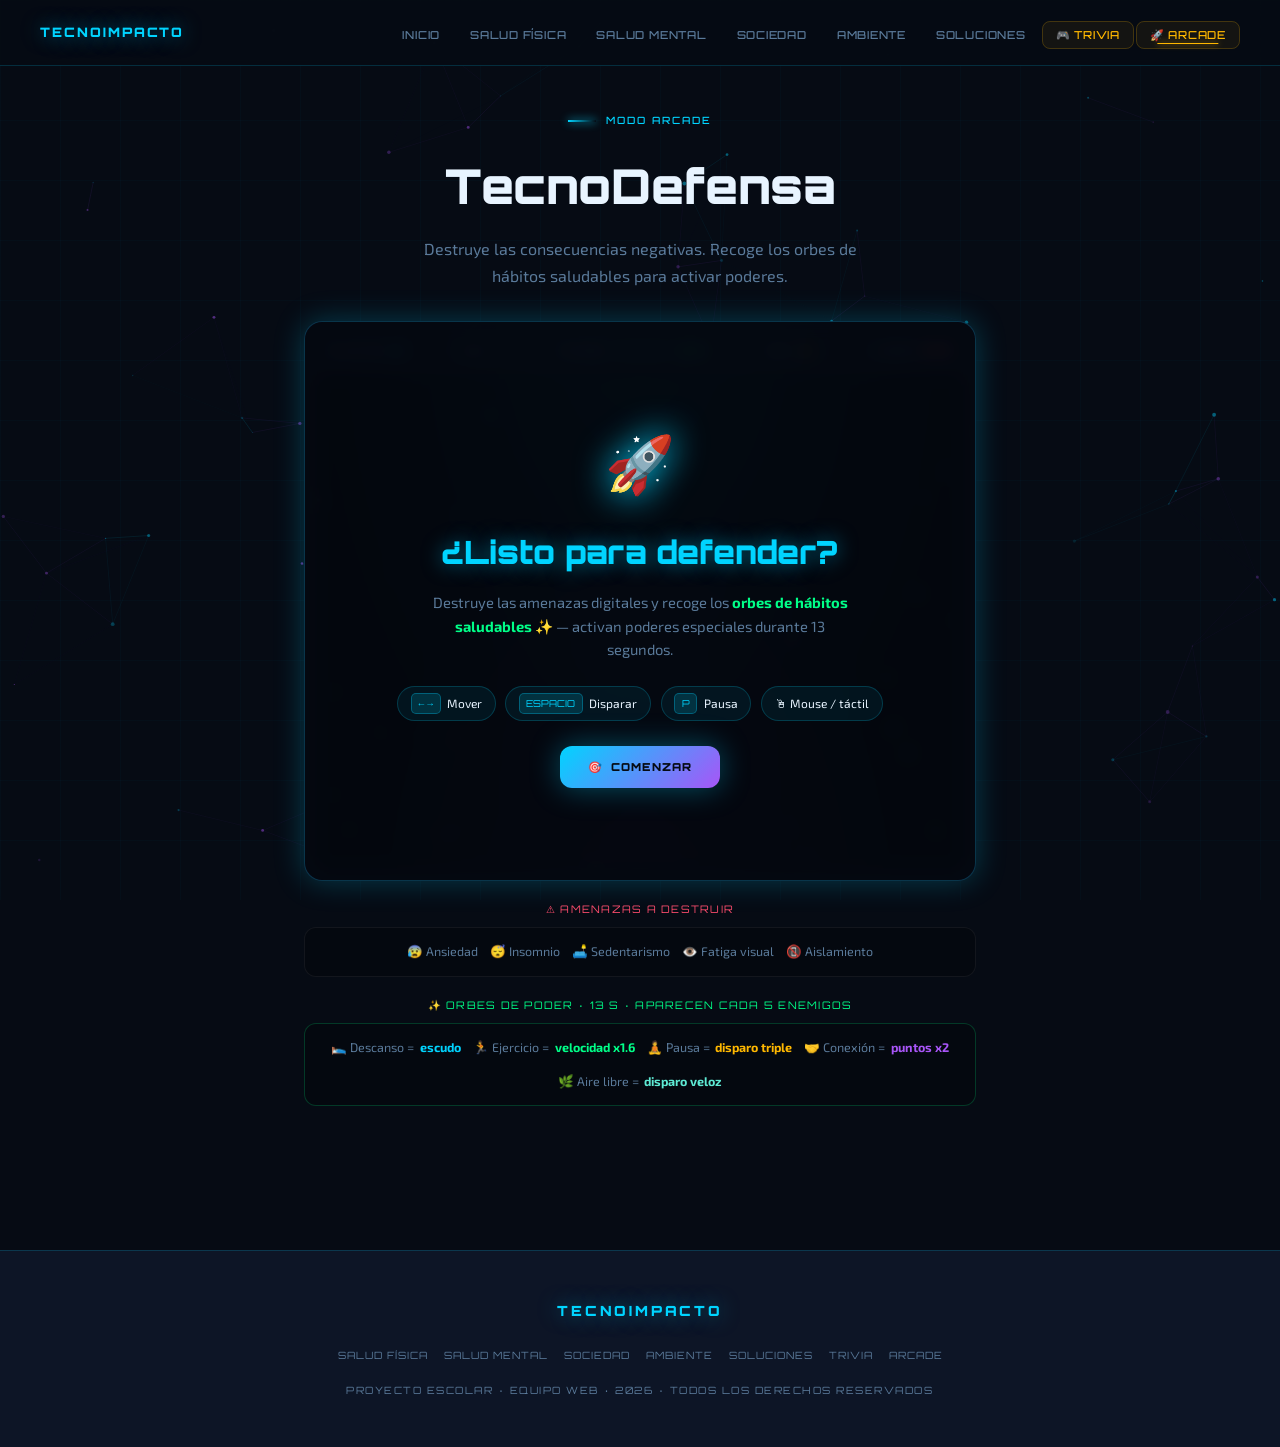
<file: nave.html>
<!DOCTYPE html>
<html lang="es">
<head>
  <meta charset="UTF-8" />
  <meta name="viewport" content="width=device-width, initial-scale=1.0" />
  <title>TecnoDefensa — TecnoImpacto</title>
  <link rel="preconnect" href="https://fonts.googleapis.com" />
  <link rel="preconnect" href="https://fonts.gstatic.com" crossorigin />
  <link rel="stylesheet" href="https://fonts.googleapis.com/css2?family=Orbitron:wght@400;700;900&family=Exo+2:ital,wght@0,300;0,400;0,500;0,700;1,400&display=swap" />
  <link rel="stylesheet" href="css/styles.css" />
  <style>
    .nave-hero {
      min-height: 30vh;
      display: flex;
      flex-direction: column;
      align-items: center;
      justify-content: center;
      text-align: center;
      padding: 7rem 1.5rem 2rem;
      position: relative;
      z-index: 1;
    }

    #nave-wrapper {
      position: relative;
      z-index: 1;
      max-width: 720px;
      margin: 0 auto;
      padding: 0 1.5rem 5rem;
    }

    .juego-marco {
      position: relative;
      background: var(--bg-tarjeta);
      border: 1px solid var(--borde);
      border-radius: var(--radio-grande);
      padding: 0.75rem;
      box-shadow: var(--sombra-cian);
      overflow: hidden;
    }
    .juego-marco::before {
      content: '';
      position: absolute;
      inset: 0;
      background: radial-gradient(ellipse at 50% 0%, rgba(0,212,255,.06) 0%, transparent 70%);
      pointer-events: none;
      z-index: 2;
    }

    /* HUD */
    .nave-hud {
      display: flex;
      align-items: center;
      justify-content: space-between;
      padding: 0.5rem 0.75rem 0.85rem;
      gap: 0.75rem;
      flex-wrap: wrap;
    }
    .hud-item {
      display: flex;
      align-items: center;
      gap: 0.4rem;
      font-family: var(--fuente-titulo);
      font-size: 0.68rem;
      letter-spacing: 0.05em;
    }
    .hud-label { color: var(--texto-secundario); }
    .hud-cian   { color: var(--color-cian); }
    .hud-verde  { color: var(--color-verde); }
    .hud-ambar  { color: var(--color-ambar); }
    .hud-rojo   { color: var(--color-rojo); }

    /* Barra de progreso de poder en HUD */
    .hud-poder-wrap {
      display: flex;
      align-items: center;
      gap: 0.4rem;
    }
    .hud-poder-barra-fondo {
      width: 60px;
      height: 6px;
      background: rgba(0,255,136,.15);
      border-radius: 999px;
      overflow: hidden;
    }
    .hud-poder-barra-relleno {
      height: 100%;
      background: var(--color-verde);
      border-radius: 999px;
      transition: width 0.3s;
      box-shadow: 0 0 6px rgba(0,255,136,.5);
    }

    #canvas-juego {
      display: block;
      width: 100%;
      border-radius: var(--radio);
      background:
        radial-gradient(ellipse at 50% 120%, rgba(168,85,247,.10) 0%, transparent 60%),
        radial-gradient(ellipse at 50% -20%, rgba(0,212,255,.10) 0%, transparent 60%),
        #04070E;
      touch-action: none;
      cursor: crosshair;
    }

    /* Overlays */
    .overlay {
      position: absolute;
      inset: 0;
      display: flex;
      flex-direction: column;
      align-items: center;
      justify-content: center;
      text-align: center;
      padding: 2rem;
      background: rgba(4, 7, 14, 0.88);
      backdrop-filter: blur(8px);
      -webkit-backdrop-filter: blur(8px);
      border-radius: var(--radio-grande);
      z-index: 10;
      animation: fade-arriba 0.4s ease both;
    }
    .overlay.oculto { display: none; }
    .overlay-icono {
      font-size: 3.5rem;
      margin-bottom: 1rem;
      filter: drop-shadow(0 0 18px var(--color-cian));
      animation: flotar 3s ease-in-out infinite;
    }
    .overlay-titulo {
      font-family: var(--fuente-titulo);
      font-size: clamp(1.4rem, 4vw, 2rem);
      font-weight: 900;
      color: var(--color-cian);
      text-shadow: 0 0 20px rgba(0,212,255,.5);
      margin-bottom: 0.75rem;
    }
    .overlay-desc {
      color: var(--texto-secundario);
      max-width: 420px;
      margin: 0 auto 1.5rem;
      font-size: 0.92rem;
      line-height: 1.6;
    }
    .controles-info {
      display: flex;
      gap: 0.6rem;
      justify-content: center;
      flex-wrap: wrap;
      margin-bottom: 1.6rem;
    }
    .control-chip {
      display: flex;
      align-items: center;
      gap: 0.4rem;
      background: rgba(0,212,255,.07);
      border: 1px solid rgba(0,212,255,.2);
      border-radius: 999px;
      padding: 0.35rem 0.8rem;
      font-size: 0.75rem;
      color: var(--texto-primario);
    }
    .control-chip kbd {
      font-family: var(--fuente-titulo);
      font-size: 0.6rem;
      background: rgba(0,212,255,.15);
      border: 1px solid rgba(0,212,255,.3);
      border-radius: 5px;
      padding: 0.1rem 0.4rem;
      color: var(--color-cian);
    }

    /* Controles móviles */
    .nave-controles-movil {
      display: none;
      gap: 0.75rem;
      margin-top: 0.85rem;
    }
    .nave-controles-movil button {
      flex: 1;
      padding: 1.1rem;
      background: rgba(0,212,255,.08);
      border: 1px solid rgba(0,212,255,.25);
      border-radius: var(--radio);
      color: var(--color-cian);
      font-family: var(--fuente-titulo);
      font-size: 1.3rem;
      cursor: pointer;
      user-select: none;
      -webkit-user-select: none;
      transition: background 0.15s, transform 0.1s;
    }
    .nave-controles-movil button:active {
      background: rgba(0,212,255,.2);
      transform: scale(0.96);
    }
    @media (max-width: 760px) { .nave-controles-movil { display: flex; } }

    /* Leyendas */
    .leyenda-bloque {
      margin-top: 1.25rem;
    }
    .leyenda-titulo {
      font-family: var(--fuente-titulo);
      font-size: 0.65rem;
      letter-spacing: 0.12em;
      text-transform: uppercase;
      text-align: center;
      margin-bottom: 0.5rem;
    }
    .leyenda-fila {
      display: flex;
      gap: 0.75rem;
      justify-content: center;
      flex-wrap: wrap;
      padding: 0.85rem 1rem;
      background: rgba(0,0,0,.25);
      border: 1px solid var(--borde-suave);
      border-radius: var(--radio);
    }
    .leyenda-item {
      display: flex;
      align-items: center;
      gap: 0.35rem;
      font-size: 0.78rem;
      color: var(--texto-secundario);
    }

    /* Resultados finales */
    .final-stats {
      display: flex;
      gap: 1rem;
      justify-content: center;
      flex-wrap: wrap;
      margin-bottom: 1.8rem;
    }
    .final-chip {
      display: flex;
      flex-direction: column;
      align-items: center;
      gap: 0.2rem;
      background: rgba(0,0,0,.3);
      border: 1px solid var(--borde);
      border-radius: var(--radio);
      padding: 0.9rem 1.4rem;
      min-width: 80px;
    }
    .final-chip-num { font-family: var(--fuente-titulo); font-size: 1.5rem; font-weight: 900; }
    .final-chip-label { font-size: 0.65rem; color: var(--texto-secundario); text-transform: uppercase; letter-spacing: 0.05em; }
  </style>
</head>
<body>

  <nav class="nav-principal">
    <div class="nav-interior">
      <a href="index.html" class="nav-logo">TecnoImpacto</a>
      <ul class="nav-enlaces">
        <li><a href="index.html">Inicio</a></li>
        <li><a href="salud-fisica.html">Salud física</a></li>
        <li><a href="salud-mental.html">Salud mental</a></li>
        <li><a href="sociedad.html">Sociedad</a></li>
        <li><a href="ambiente.html">Ambiente</a></li>
        <li><a href="soluciones.html">Soluciones</a></li>
        <li><a href="juego.html" class="nav-juego-link">🎮 Trivia</a></li>
        <li><a href="nave.html" class="nav-juego-link">🚀 Arcade</a></li>
      </ul>
      <button class="nav-menu-btn" aria-label="Abrir menú" aria-expanded="false">
        <span></span><span></span><span></span>
      </button>
    </div>
  </nav>

  <header class="nave-hero">
    <p class="seccion-etiqueta" style="margin-bottom:1rem;">Modo arcade</p>
    <h1 style="font-family:var(--fuente-titulo); font-size:clamp(2rem,5vw,3rem); font-weight:900; text-align:center; margin-bottom:0.5rem;">
      <span class="texto-cian">TecnoDefensa</span>
    </h1>
    <p style="color:var(--texto-secundario); text-align:center; max-width:480px;">
      Destruye las consecuencias negativas. Recoge los orbes de hábitos saludables para activar poderes.
    </p>
  </header>

  <div id="nave-wrapper">
    <div class="juego-marco">

      <!-- HUD -->
      <div class="nave-hud">
        <div class="hud-item">
          <span class="hud-label">PUNTOS</span>
          <span class="hud-cian" id="hud-puntos">0</span>
        </div>
        <div class="hud-item">
          <span class="hud-label">NIV</span>
          <span class="hud-verde" id="hud-nivel">1</span>
        </div>
        <div class="hud-item hud-poder-wrap">
          <span class="hud-label">PODER</span>
          <div class="hud-poder-barra-fondo">
            <div class="hud-poder-barra-relleno" id="hud-poder-barra" style="width:0%"></div>
          </div>
          <span class="hud-verde" id="hud-poder-label">0/5</span>
        </div>
        <div class="hud-item">
          <span class="hud-label">REC</span>
          <span class="hud-ambar" id="hud-record">0</span>
        </div>
        <div class="hud-item">
          <span class="hud-label">VIDAS</span>
          <span class="hud-rojo" id="hud-vidas">❤❤❤</span>
        </div>
      </div>

      <canvas id="canvas-juego" width="680" height="520"></canvas>

      <!-- Overlay inicio -->
      <div class="overlay" id="overlay-inicio">
        <span class="overlay-icono">🚀</span>
        <h2 class="overlay-titulo">¿Listo para defender?</h2>
        <p class="overlay-desc">
          Destruye las amenazas digitales y recoge los
          <strong style="color:var(--color-verde)">orbes de hábitos saludables ✨</strong>
          — activan poderes especiales durante 13 segundos.
        </p>
        <div class="controles-info">
          <span class="control-chip"><kbd>← →</kbd> Mover</span>
          <span class="control-chip"><kbd>ESPACIO</kbd> Disparar</span>
          <span class="control-chip"><kbd>P</kbd> Pausa</span>
          <span class="control-chip">🖱 Mouse / táctil</span>
        </div>
        <button class="btn btn-primario" id="btn-jugar" style="margin:0 auto;">
          <span>🎯</span> Comenzar
        </button>
      </div>

      <!-- Overlay pausa -->
      <div class="overlay oculto" id="overlay-pausa">
        <span class="overlay-icono">⏸</span>
        <h2 class="overlay-titulo">Pausa</h2>
        <p class="overlay-desc">Tómate un respiro digital consciente.</p>
        <button class="btn btn-primario" id="btn-reanudar" style="margin:0 auto;">
          <span>▶</span> Continuar
        </button>
      </div>

      <!-- Overlay fin -->
      <div class="overlay oculto" id="overlay-fin">
        <span class="overlay-icono" id="fin-icono">🛸</span>
        <h2 class="overlay-titulo" id="fin-titulo">Fin de la partida</h2>
        <p class="overlay-desc" id="fin-desc">Las consecuencias te alcanzaron.</p>
        <div class="final-stats">
          <div class="final-chip">
            <span class="final-chip-num hud-cian" id="fin-puntos">0</span>
            <span class="final-chip-label">Puntos</span>
          </div>
          <div class="final-chip">
            <span class="final-chip-num hud-verde" id="fin-eliminados">0</span>
            <span class="final-chip-label">Destruidos</span>
          </div>
          <div class="final-chip">
            <span class="final-chip-num hud-ambar" id="fin-nivel">1</span>
            <span class="final-chip-label">Nivel</span>
          </div>
        </div>
        <button class="btn btn-primario" id="btn-reiniciar" style="margin:0 auto;">
          <span>🔄</span> Jugar de nuevo
        </button>
      </div>

    </div><!-- /juego-marco -->

    <!-- Controles móviles -->
    <div class="nave-controles-movil">
      <button id="btn-izq" aria-label="Mover izquierda">◀</button>
      <button id="btn-disparo" aria-label="Disparar">🔥</button>
      <button id="btn-der" aria-label="Mover derecha">▶</button>
    </div>

    <!-- Leyenda enemigos -->
    <div class="leyenda-bloque">
      <p class="leyenda-titulo" style="color:var(--color-rojo);">⚠ Amenazas a destruir</p>
      <div class="leyenda-fila">
        <div class="leyenda-item">😰 Ansiedad</div>
        <div class="leyenda-item">😴 Insomnio</div>
        <div class="leyenda-item">🛋️ Sedentarismo</div>
        <div class="leyenda-item">👁️ Fatiga visual</div>
        <div class="leyenda-item">📵 Aislamiento</div>
      </div>
    </div>

    <!-- Leyenda poderes -->
    <div class="leyenda-bloque">
      <p class="leyenda-titulo" style="color:var(--color-verde);">✨ Orbes de poder · 13 s · aparecen cada 5 enemigos</p>
      <div class="leyenda-fila" style="border-color:rgba(0,255,136,.2);">
        <div class="leyenda-item">🛌 Descanso = <strong style="color:var(--color-cian)">escudo</strong></div>
        <div class="leyenda-item">🏃 Ejercicio = <strong style="color:var(--color-verde)">velocidad x1.6</strong></div>
        <div class="leyenda-item">🧘 Pausa = <strong style="color:var(--color-ambar)">disparo triple</strong></div>
        <div class="leyenda-item">🤝 Conexión = <strong style="color:var(--color-purpura)">puntos x2</strong></div>
        <div class="leyenda-item">🌿 Aire libre = <strong style="color:#5EEAD4">disparo veloz</strong></div>
      </div>
    </div>

  </div><!-- /nave-wrapper -->

  <footer class="footer">
    <div class="footer-inner">
      <a href="index.html" class="footer-logo">TecnoImpacto</a>
      <ul class="footer-nav">
        <li><a href="salud-fisica.html">Salud física</a></li>
        <li><a href="salud-mental.html">Salud mental</a></li>
        <li><a href="sociedad.html">Sociedad</a></li>
        <li><a href="ambiente.html">Ambiente</a></li>
        <li><a href="soluciones.html">Soluciones</a></li>
        <li><a href="juego.html">Trivia</a></li>
        <li><a href="nave.html">Arcade</a></li>
      </ul>
      <p>Proyecto escolar · Equipo web · 2026 · Todos los derechos reservados</p>
    </div>
  </footer>

  <script src="js/main.js"></script>
  <script>
  (function () {
    'use strict';

    /* =========================================
       CONSTANTES
    ========================================= */
    const TIPOS_ENEMIGO = [
      { emoji: '😰', nombre: 'Ansiedad',      color: '#A855F7', puntos: 10 },
      { emoji: '😴', nombre: 'Insomnio',      color: '#00D4FF', puntos: 10 },
      { emoji: '🛋️', nombre: 'Sedentarismo',  color: '#FF4D6D', puntos: 15 },
      { emoji: '👁️', nombre: 'Fatiga visual', color: '#FFB800', puntos: 15 },
      { emoji: '📵', nombre: 'Aislamiento',   color: '#00FF88', puntos: 20 }
    ];

    const PODERES = [
      { emoji: '🛌', nombre: 'Descanso reparador', clave: 'escudo',    color: '#00D4FF' },
      { emoji: '🏃', nombre: 'Ejercicio activo',   clave: 'velocidad', color: '#00FF88' },
      { emoji: '🧘', nombre: 'Pausa consciente',   clave: 'triple',    color: '#FFB800' },
      { emoji: '🤝', nombre: 'Conexión real',       clave: 'puntos',    color: '#A855F7' },
      { emoji: '🌿', nombre: 'Aire libre',          clave: 'rapido',    color: '#5EEAD4' }
    ];

    const ORBE_CADA       = 5;      // eliminados por orbe
    const DURACION_PODER  = 13000;  // ms
    const META_NIVEL      = 10;     // enemigos por nivel
    const W = 680, H = 520;

    /* =========================================
       CANVAS
    ========================================= */
    const canvas = document.getElementById('canvas-juego');
    const ctx    = canvas.getContext('2d');
    canvas.width  = W;
    canvas.height = H;

    /* =========================================
       ESTADO
    ========================================= */
    let estado        = 'inicio';
    let puntos        = 0;
    let nivel         = 1;
    let vidas         = 3;
    let eliminados    = 0;
    let enemigosNivel = 0;
    let intervaloSpawn = 75;
    let tiempoSpawn   = 0;
    let record        = parseInt(localStorage.getItem('tnd-record') || '0', 10);

    /* Orbes */
    let umbralOrbe    = ORBE_CADA;  // eliminar este número activa el spawn
    let poderActivo   = null;       // { ...poder, expMs }

    /* Colecciones */
    let balas      = [];
    let enemigos   = [];
    let particulas = [];
    let orbes      = [];
    let estrellas  = [];

    /* Nave */
    const nave = { x: W / 2, y: H - 55, ancho: 44, alto: 34, velocidad: 6, cd: 0 };

    /* Input */
    const keys = { izq: false, der: false, fire: false };
    let mX = null; // mouse X relativo al canvas

    /* =========================================
       INIT
    ========================================= */
    function initEstrellas() {
      estrellas = [];
      for (let i = 0; i < 60; i++) {
        estrellas.push({
          x: Math.random() * W, y: Math.random() * H,
          r: Math.random() * 1.4 + 0.3,
          v: Math.random() * 0.55 + 0.2
        });
      }
    }

    function reiniciar() {
      puntos = 0; nivel = 1; vidas = 3;
      eliminados = 0; enemigosNivel = 0;
      intervaloSpawn = 75; tiempoSpawn = 0;
      umbralOrbe = ORBE_CADA;
      poderActivo = null;
      balas = []; enemigos = []; particulas = []; orbes = [];
      nave.x = W / 2; nave.cd = 0;
      actualizarHUD();
    }

    /* =========================================
       HUD
    ========================================= */
    function actualizarHUD() {
      document.getElementById('hud-puntos').textContent = puntos;
      document.getElementById('hud-nivel').textContent  = nivel;
      document.getElementById('hud-record').textContent = record;
      document.getElementById('hud-vidas').textContent  = vidas > 0 ? '❤'.repeat(vidas) : '—';
      /* Progreso hacia el próximo orbe */
      const progreso = eliminados % ORBE_CADA;
      const pct = (progreso / ORBE_CADA) * 100;
      document.getElementById('hud-poder-barra').style.width = pct + '%';
      document.getElementById('hud-poder-label').textContent =
        progreso + '/' + ORBE_CADA;
    }

    /* =========================================
       SPAWN
    ========================================= */
    function spawnEnemigo() {
      const tipo = TIPOS_ENEMIGO[Math.floor(Math.random() * TIPOS_ENEMIGO.length)];
      const tam = 34;
      enemigos.push({
        x: Math.random() * (W - tam * 2) + tam,
        y: -tam, tam,
        tipo,
        vx: (Math.random() - 0.5) * 1.5,
        vy: 0.7 + nivel * 0.25 + Math.random() * 0.5,
        swing: Math.random() * Math.PI * 2
      });
    }

    function spawnOrbe() {
      const poder = PODERES[Math.floor(Math.random() * PODERES.length)];
      const tam = 36;
      orbes.push({
        x: 60 + Math.random() * (W - 120),
        y: -tam, tam,
        poder,
        vy: 1.5,
        ang: 0,
        swing: Math.random() * Math.PI * 2,
        /* flash para que sea obvio al aparecer */
        flash: 1.0
      });
    }

    /* =========================================
       DISPARO
    ========================================= */
    function disparar() {
      if (nave.cd > 0) return;
      const px = nave.x, py = nave.y - nave.alto / 2 - 2;
      const clave = poderActivo ? poderActivo.clave : '';

      if (clave === 'triple') {
        balas.push({ x: px,       y: py, vx: 0,    vy: -10 });
        balas.push({ x: px,       y: py, vx: -2.8, vy: -9.2 });
        balas.push({ x: px,       y: py, vx:  2.8, vy: -9.2 });
      } else {
        balas.push({ x: px, y: py, vx: 0, vy: -10 });
      }
      nave.cd = (clave === 'rapido') ? 6 : 14;
    }

    /* =========================================
       PARTÍCULAS
    ========================================= */
    function explotar(x, y, color, n) {
      n = n || 12;
      for (let i = 0; i < n; i++) {
        const ang = (Math.PI * 2 * i) / n + Math.random() * 0.4;
        const vel = Math.random() * 3 + 1;
        particulas.push({
          x, y,
          vx: Math.cos(ang) * vel,
          vy: Math.sin(ang) * vel,
          vida: 1,
          color,
          r: Math.random() * 2.5 + 1
        });
      }
    }

    /* =========================================
       LÓGICA
    ========================================= */
    function perderVida() {
      vidas--;
      explotar(nave.x, nave.y, '#FF4D6D', 16);
      actualizarHUD();
      if (vidas <= 0) terminarJuego();
    }

    function subirNivel() {
      nivel++;
      enemigosNivel = 0;
      intervaloSpawn = Math.max(28, 75 - nivel * 6);
      actualizarHUD();
      for (let i = 0; i < 24; i++) {
        explotar(Math.random() * W, Math.random() * H * 0.5, '#00FF88', 8);
      }
    }

    function activarPoder(poder) {
      poderActivo = { ...poder, expMs: performance.now() + DURACION_PODER };
      explotar(nave.x, nave.y, poder.color, 20);
    }

    function terminarJuego() {
      estado = 'fin';
      if (puntos > record) {
        record = puntos;
        localStorage.setItem('tnd-record', record);
      }
      document.getElementById('fin-puntos').textContent     = puntos;
      document.getElementById('fin-eliminados').textContent = eliminados;
      document.getElementById('fin-nivel').textContent      = nivel;
      const ico   = document.getElementById('fin-icono');
      const tit   = document.getElementById('fin-titulo');
      const desc  = document.getElementById('fin-desc');
      if (puntos >= 300) {
        ico.textContent  = '🏆';
        tit.textContent  = '¡Defensor experto!';
        desc.textContent = 'Mantuviste a raya las consecuencias. ¡Tu bienestar digital está protegido!';
      } else if (puntos >= 120) {
        ico.textContent  = '🛡️';
        tit.textContent  = '¡Buena defensa!';
        desc.textContent = 'Buen trabajo. Con más práctica llegarás más lejos.';
      } else {
        ico.textContent  = '🛸';
        tit.textContent  = 'Fin de la partida';
        desc.textContent = 'Las consecuencias te alcanzaron. En la vida real, el equilibrio es la mejor defensa.';
      }
      mostrarOverlay('overlay-fin');
    }

    /* =========================================
       ACTUALIZAR (lógica por frame)
    ========================================= */
    function actualizar() {
      /* Estrellas siempre animadas */
      estrellas.forEach(s => {
        s.y += s.v;
        if (s.y > H) { s.y = 0; s.x = Math.random() * W; }
      });

      if (estado !== 'jugando') return;

      /* Expirar poder */
      if (poderActivo && performance.now() >= poderActivo.expMs) poderActivo = null;

      /* Mover nave */
      const spd = (poderActivo && poderActivo.clave === 'velocidad')
        ? nave.velocidad * 1.65 : nave.velocidad;
      if (keys.izq) nave.x -= spd;
      if (keys.der) nave.x += spd;
      if (mX !== null) nave.x += (mX - nave.x) * 0.22;
      nave.x = Math.max(nave.ancho / 2, Math.min(W - nave.ancho / 2, nave.x));

      if (nave.cd > 0) nave.cd--;
      if (keys.fire) disparar();

      /* Spawn enemigos */
      tiempoSpawn++;
      if (tiempoSpawn >= intervaloSpawn) { tiempoSpawn = 0; spawnEnemigo(); }

      /* Mover balas */
      for (let i = balas.length - 1; i >= 0; i--) {
        balas[i].x += balas[i].vx;
        balas[i].y += balas[i].vy;
        if (balas[i].y < -12 || balas[i].x < -12 || balas[i].x > W + 12) balas.splice(i, 1);
      }

      /* Mover enemigos */
      enemigos.forEach(e => {
        e.swing += 0.05;
        e.x += e.vx + Math.sin(e.swing) * 0.45;
        e.y += e.vy;
        if (e.x < e.tam / 2 || e.x > W - e.tam / 2) e.vx *= -1;
      });

      /* Colisión bala → enemigo */
      const mult = (poderActivo && poderActivo.clave === 'puntos') ? 2 : 1;
      outer: for (let i = enemigos.length - 1; i >= 0; i--) {
        const e = enemigos[i];
        for (let j = balas.length - 1; j >= 0; j--) {
          const b = balas[j];
          const dx = e.x - b.x, dy = e.y - b.y;
          if (Math.sqrt(dx * dx + dy * dy) < e.tam / 2 + 5) {
            explotar(e.x, e.y, e.tipo.color);
            puntos += e.tipo.puntos * mult;
            eliminados++;
            enemigosNivel++;
            enemigos.splice(i, 1);
            balas.splice(j, 1);
            actualizarHUD();
            if (enemigosNivel >= META_NIVEL) subirNivel();
            /* ¿Spawn de orbe? */
            if (eliminados >= umbralOrbe) {
              umbralOrbe += ORBE_CADA;
              spawnOrbe();
            }
            continue outer;
          }
        }
      }

      /* Enemigo llega abajo o choca nave */
      const escudo = poderActivo && poderActivo.clave === 'escudo';
      for (let i = enemigos.length - 1; i >= 0; i--) {
        const e = enemigos[i];
        const toca =
          Math.abs(e.x - nave.x) < (e.tam / 2 + nave.ancho / 2) &&
          Math.abs(e.y - nave.y) < (e.tam / 2 + nave.alto / 2);
        if (e.y > H + e.tam || toca) {
          explotar(e.x, e.y, escudo ? '#00D4FF' : e.tipo.color);
          enemigos.splice(i, 1);
          if (!escudo) perderVida();
        }
      }

      /* Mover orbes + recolección */
      for (let i = orbes.length - 1; i >= 0; i--) {
        const o = orbes[i];
        o.y    += o.vy;
        o.ang  += 0.06;
        o.swing += 0.04;
        o.x    += Math.sin(o.swing) * 0.7;
        if (o.flash > 0) o.flash -= 0.04;

        const dx = o.x - nave.x, dy = o.y - nave.y;
        if (Math.sqrt(dx * dx + dy * dy) < o.tam / 2 + nave.ancho / 2) {
          activarPoder(o.poder);
          orbes.splice(i, 1);
          continue;
        }
        if (o.y > H + o.tam) orbes.splice(i, 1);
      }

      /* Partículas */
      for (let i = particulas.length - 1; i >= 0; i--) {
        const p = particulas[i];
        p.x += p.vx; p.y += p.vy;
        p.vx *= 0.93; p.vy *= 0.93;
        p.vida -= 0.032;
        if (p.vida <= 0) particulas.splice(i, 1);
      }
    }

    /* =========================================
       DIBUJAR
    ========================================= */
    function dibujar() {
      ctx.clearRect(0, 0, W, H);

      /* --- Estrellas --- */
      ctx.save();
      estrellas.forEach(s => {
        ctx.globalAlpha = Math.min(1, 0.35 + s.r / 2.5);
        ctx.fillStyle = '#7FD4FF';
        ctx.beginPath();
        ctx.arc(s.x, s.y, s.r, 0, Math.PI * 2);
        ctx.fill();
      });
      ctx.restore();

      /* --- Partículas --- */
      ctx.save();
      particulas.forEach(p => {
        ctx.globalAlpha = Math.max(0, p.vida);
        ctx.fillStyle   = p.color;
        ctx.shadowBlur  = 8;
        ctx.shadowColor = p.color;
        ctx.beginPath();
        ctx.arc(p.x, p.y, p.r, 0, Math.PI * 2);
        ctx.fill();
      });
      ctx.restore();

      /* --- Balas --- */
      ctx.save();
      ctx.fillStyle   = '#00FF88';
      ctx.shadowBlur  = 14;
      ctx.shadowColor = '#00FF88';
      balas.forEach(b => {
        ctx.beginPath();
        ctx.roundRect(b.x - 2, b.y - 10, 4, 14, 3);
        ctx.fill();
      });
      ctx.restore();

      /* --- Enemigos --- */
      ctx.save();
      ctx.textAlign    = 'center';
      ctx.textBaseline = 'middle';
      enemigos.forEach(e => {
        /* halo */
        ctx.globalAlpha = 0.22;
        ctx.fillStyle   = e.tipo.color;
        ctx.shadowBlur  = 14;
        ctx.shadowColor = e.tipo.color;
        ctx.beginPath();
        ctx.arc(e.x, e.y, e.tam / 2 + 4, 0, Math.PI * 2);
        ctx.fill();
        /* emoji */
        ctx.globalAlpha = 1;
        ctx.shadowBlur  = 0;
        ctx.font = `${e.tam}px serif`;
        ctx.fillText(e.tipo.emoji, e.x, e.y + 1);
      });
      ctx.restore();

      /* --- Orbes de poder --- */
      ctx.save();
      ctx.textAlign    = 'center';
      ctx.textBaseline = 'middle';
      orbes.forEach(o => {
        const pulso = 1 + Math.sin(o.ang * 2.5) * 0.1;
        const r     = (o.tam / 2) * pulso;
        const extra = o.flash * 12; // flash al aparecer

        /* halo externo */
        ctx.globalAlpha = 0.35 + o.flash * 0.3;
        ctx.fillStyle   = o.poder.color;
        ctx.shadowBlur  = 22 + extra;
        ctx.shadowColor = o.poder.color;
        ctx.beginPath();
        ctx.arc(o.x, o.y, r + 5 + extra, 0, Math.PI * 2);
        ctx.fill();

        /* núcleo oscuro */
        ctx.globalAlpha = 1;
        ctx.shadowBlur  = 0;
        ctx.fillStyle   = 'rgba(4,7,14,0.88)';
        ctx.beginPath();
        ctx.arc(o.x, o.y, r, 0, Math.PI * 2);
        ctx.fill();

        /* anillo giratorio */
        ctx.lineWidth   = 2.5;
        ctx.strokeStyle = o.poder.color;
        ctx.shadowBlur  = 14 + extra;
        ctx.shadowColor = o.poder.color;
        ctx.beginPath();
        ctx.arc(o.x, o.y, r, o.ang, o.ang + Math.PI * 1.5);
        ctx.stroke();
        ctx.shadowBlur = 0;

        /* segundo arco opuesto */
        ctx.globalAlpha = 0.45;
        ctx.beginPath();
        ctx.arc(o.x, o.y, r, o.ang + Math.PI, o.ang + Math.PI * 2.5);
        ctx.stroke();
        ctx.globalAlpha = 1;

        /* emoji del hábito */
        ctx.font = `${Math.round(o.tam * 0.65)}px serif`;
        ctx.fillText(o.poder.emoji, o.x, o.y + 1);
      });
      ctx.restore();

      /* --- Nave --- */
      if (estado === 'jugando' || estado === 'pausa') dibujarNave();

      /* --- Banner poder activo --- */
      if (poderActivo && estado === 'jugando') dibujarBannerPoder();
    }

    /* ---- Nave ---- */
    function dibujarNave() {
      const { x, y, ancho, alto } = nave;
      ctx.save();

      /* Escudo visual si está activo */
      if (poderActivo && poderActivo.clave === 'escudo') {
        const frac = (poderActivo.expMs - performance.now()) / DURACION_PODER;
        ctx.globalAlpha = 0.18 + Math.sin(Date.now() / 200) * 0.08;
        ctx.fillStyle   = '#00D4FF';
        ctx.shadowBlur  = 24;
        ctx.shadowColor = '#00D4FF';
        ctx.beginPath();
        ctx.arc(x, y, 36, 0, Math.PI * 2);
        ctx.fill();
        ctx.globalAlpha = 1;
        ctx.shadowBlur  = 0;
      }

      /* Cuerpo */
      ctx.shadowBlur  = 16;
      ctx.shadowColor = '#00D4FF';
      ctx.beginPath();
      ctx.moveTo(x, y - alto / 2);
      ctx.lineTo(x - ancho / 2, y + alto / 2);
      ctx.lineTo(x - ancho / 5, y + alto / 4);
      ctx.lineTo(x + ancho / 5, y + alto / 4);
      ctx.lineTo(x + ancho / 2, y + alto / 2);
      ctx.closePath();
      const grd = ctx.createLinearGradient(x, y - alto / 2, x, y + alto / 2);
      grd.addColorStop(0, '#00D4FF');
      grd.addColorStop(1, '#0A6E8C');
      ctx.fillStyle = grd;
      ctx.fill();
      ctx.lineWidth = 1.5;
      ctx.strokeStyle = '#7FF0FF';
      ctx.stroke();

      /* Cabina */
      ctx.shadowBlur  = 8;
      ctx.shadowColor = '#A855F7';
      ctx.fillStyle   = '#A855F7';
      ctx.beginPath();
      ctx.arc(x, y - 3, 4, 0, Math.PI * 2);
      ctx.fill();

      /* Propulsor */
      const llama = 6 + Math.random() * 8;
      ctx.shadowBlur  = 14;
      ctx.shadowColor = '#FFB800';
      ctx.fillStyle   = 'rgba(255,184,0,0.88)';
      ctx.beginPath();
      ctx.moveTo(x - ancho / 6, y + alto / 4);
      ctx.lineTo(x, y + alto / 4 + llama);
      ctx.lineTo(x + ancho / 6, y + alto / 4);
      ctx.closePath();
      ctx.fill();

      ctx.restore();
    }

    /* ---- Banner poder activo ---- */
    function dibujarBannerPoder() {
      const restMs  = Math.max(0, poderActivo.expMs - performance.now());
      const frac    = restMs / DURACION_PODER;
      const segs    = Math.ceil(restMs / 1000);
      const bw = 240, bh = 32;
      const bx = W / 2 - bw / 2, by = 10;

      ctx.save();
      /* Fondo */
      ctx.globalAlpha = 0.88;
      ctx.fillStyle   = 'rgba(4,7,14,0.75)';
      ctx.beginPath();
      ctx.roundRect(bx, by, bw, bh, 8);
      ctx.fill();
      /* Relleno de progreso */
      ctx.globalAlpha = 0.25;
      ctx.fillStyle   = poderActivo.color;
      ctx.beginPath();
      ctx.roundRect(bx, by, bw * frac, bh, 8);
      ctx.fill();
      ctx.globalAlpha = 1;
      /* Borde */
      ctx.lineWidth   = 1.5;
      ctx.strokeStyle = poderActivo.color;
      ctx.shadowBlur  = 10;
      ctx.shadowColor = poderActivo.color;
      ctx.beginPath();
      ctx.roundRect(bx, by, bw, bh, 8);
      ctx.stroke();
      ctx.shadowBlur = 0;
      /* Texto izquierda */
      ctx.textAlign    = 'left';
      ctx.textBaseline = 'middle';
      ctx.fillStyle    = '#E8F4FF';
      ctx.font         = '500 12px "Exo 2", sans-serif';
      ctx.fillText(`${poderActivo.emoji}  ${poderActivo.nombre}`, bx + 12, by + bh / 2);
      /* Tiempo derecha */
      ctx.textAlign = 'right';
      ctx.fillStyle = poderActivo.color;
      ctx.font      = '700 13px "Orbitron", monospace';
      ctx.fillText(`${segs}s`, bx + bw - 12, by + bh / 2);
      ctx.restore();
    }

    /* =========================================
       OVERLAYS
    ========================================= */
    function mostrarOverlay(id) {
      ['overlay-inicio', 'overlay-pausa', 'overlay-fin'].forEach(k => {
        document.getElementById(k).classList.toggle('oculto', k !== id);
      });
      if (!id) {
        ['overlay-inicio', 'overlay-pausa', 'overlay-fin'].forEach(k =>
          document.getElementById(k).classList.add('oculto')
        );
      }
    }

    /* =========================================
       BUCLE
    ========================================= */
    function bucle() {
      actualizar();
      dibujar();
      requestAnimationFrame(bucle);
    }

    /* =========================================
       CONTROLES
    ========================================= */
    function comenzar() {
      reiniciar();
      estado = 'jugando';
      mostrarOverlay(null);
    }
    function alternarPausa() {
      if (estado === 'jugando') {
        estado = 'pausa';
        mostrarOverlay('overlay-pausa');
      } else if (estado === 'pausa') {
        estado = 'jugando';
        mostrarOverlay(null);
      }
    }

    document.addEventListener('keydown', e => {
      if (e.key === 'ArrowLeft'  || e.key === 'a') keys.izq  = true;
      if (e.key === 'ArrowRight' || e.key === 'd') keys.der  = true;
      if (e.key === ' ') { keys.fire = true; e.preventDefault(); }
      if (e.key === 'p' || e.key === 'P') alternarPausa();
    });
    document.addEventListener('keyup', e => {
      if (e.key === 'ArrowLeft'  || e.key === 'a') keys.izq  = false;
      if (e.key === 'ArrowRight' || e.key === 'd') keys.der  = false;
      if (e.key === ' ') keys.fire = false;
    });

    function relX(clientX) {
      return ((clientX - canvas.getBoundingClientRect().left) / canvas.getBoundingClientRect().width) * W;
    }
    canvas.addEventListener('mousemove', e => { if (estado === 'jugando') mX = relX(e.clientX); });
    canvas.addEventListener('mouseleave', () => { mX = null; });
    canvas.addEventListener('mousedown', e => { if (estado === 'jugando') { disparar(); e.preventDefault(); } });
    canvas.addEventListener('touchstart', e => {
      if (estado === 'jugando') { mX = relX(e.touches[0].clientX); disparar(); e.preventDefault(); }
    }, { passive: false });
    canvas.addEventListener('touchmove', e => {
      if (estado === 'jugando') { mX = relX(e.touches[0].clientX); e.preventDefault(); }
    }, { passive: false });

    /* Botones móviles */
    function bindBtn(id, prop) {
      const btn = document.getElementById(id);
      btn.addEventListener('touchstart',  e => { keys[prop] = true;  e.preventDefault(); }, { passive: false });
      btn.addEventListener('touchend',    e => { keys[prop] = false; e.preventDefault(); }, { passive: false });
      btn.addEventListener('mousedown',   () => { keys[prop] = true; });
      btn.addEventListener('mouseup',     () => { keys[prop] = false; });
      btn.addEventListener('mouseleave',  () => { keys[prop] = false; });
    }
    bindBtn('btn-izq',     'izq');
    bindBtn('btn-der',     'der');
    bindBtn('btn-disparo', 'fire');

    document.getElementById('btn-jugar').addEventListener('click',    comenzar);
    document.getElementById('btn-reiniciar').addEventListener('click', comenzar);
    document.getElementById('btn-reanudar').addEventListener('click',  alternarPausa);

    /* =========================================
       ARRANCAR
    ========================================= */
    initEstrellas();
    actualizarHUD();
    bucle();
  })();
  </script>
</body>
</html>
</file>
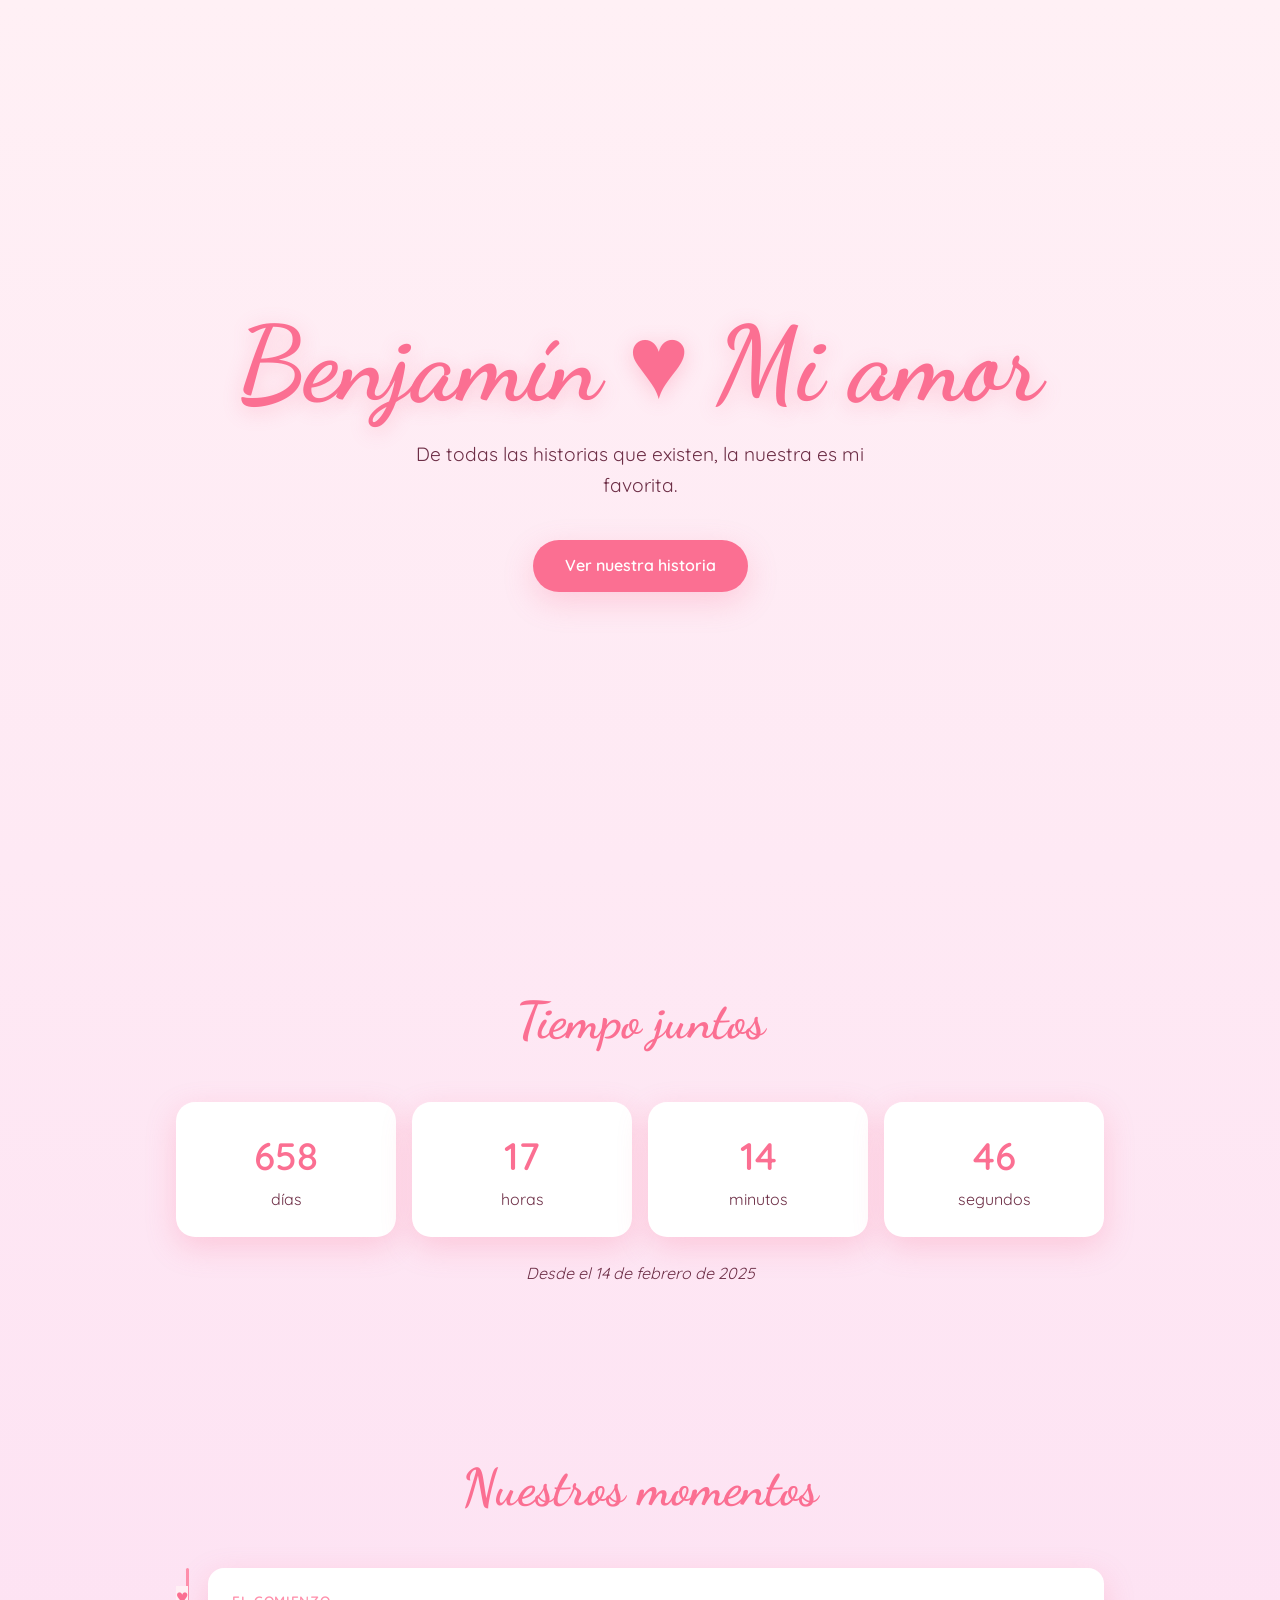
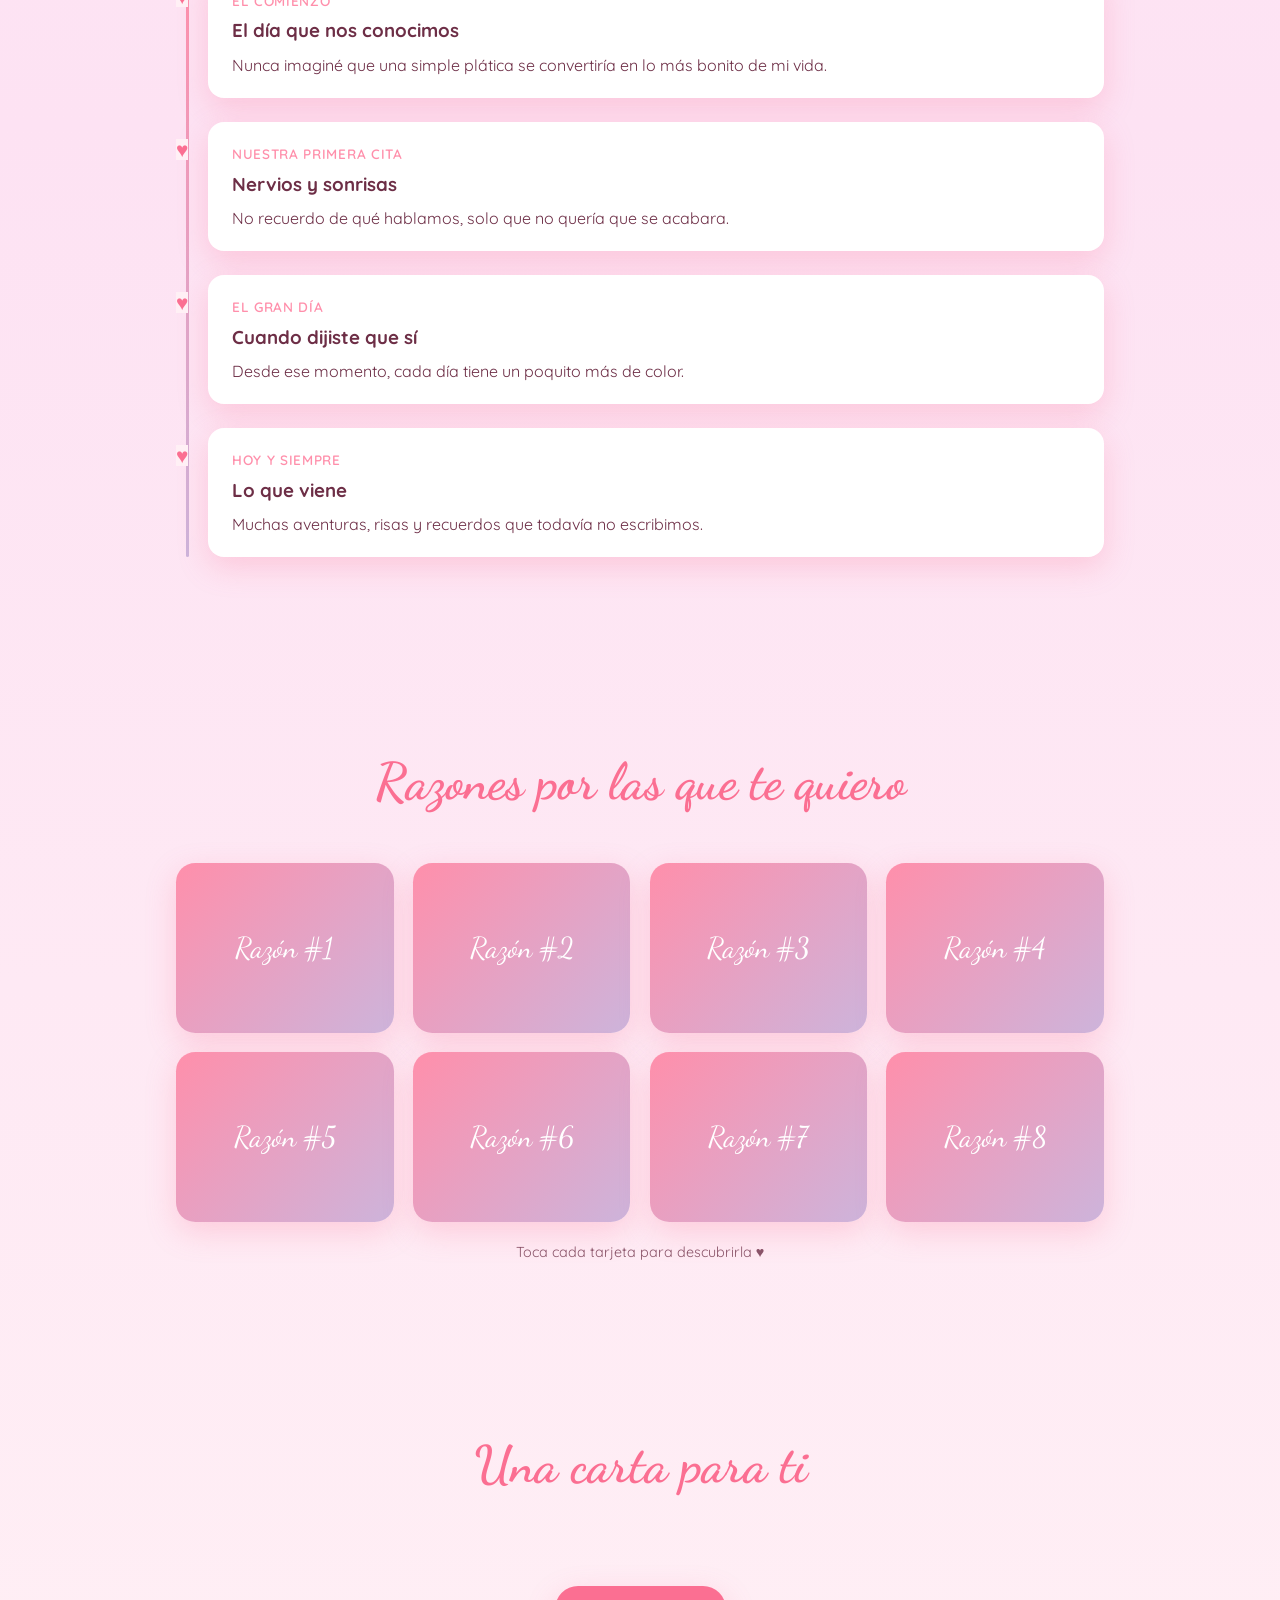
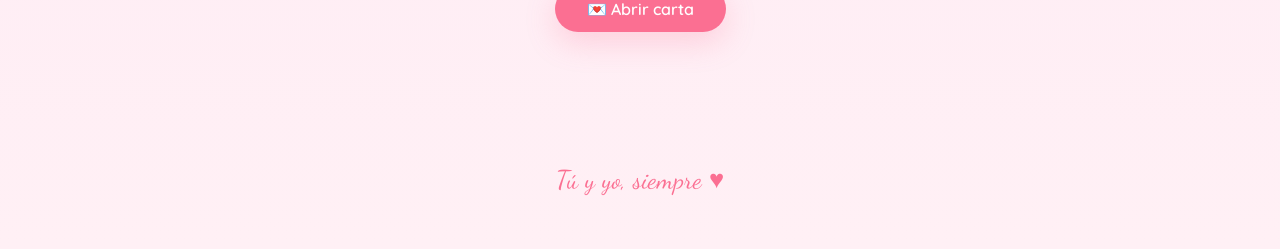
<file: nosotros.html>
<!DOCTYPE html>
<html lang="es-MX">
<head>
  <meta charset="UTF-8">
  <meta name="viewport" content="width=device-width, initial-scale=1.0">
  <title>Nuestra historia ♥</title>
  <link rel="preconnect" href="https://fonts.googleapis.com">
  <link href="https://fonts.googleapis.com/css2?family=Dancing+Script:wght@600;700&family=Quicksand:wght@400;500;600&display=swap" rel="stylesheet">
  <style>
    /* Paleta y tipografía de la página de pareja */
    :root {
      --rosa-claro: #fff0f5;
      --rosa: #ff8fab;
      --rosa-fuerte: #fb6f92;
      --durazno: #ffc2d1;
      --lila: #cdb4db;
      --vino: #6d2e46;
      --blanco: #ffffff;
      --sombra: 0 10px 30px rgba(251, 111, 146, 0.25);
      --fuente-titulo: 'Dancing Script', cursive;
      --fuente-texto: 'Quicksand', sans-serif;
    }

    * { box-sizing: border-box; margin: 0; padding: 0; }

    html { scroll-behavior: smooth; }

    body {
      font-family: var(--fuente-texto);
      color: var(--vino);
      background: linear-gradient(180deg, var(--rosa-claro) 0%, #fde2f3 50%, var(--rosa-claro) 100%);
      overflow-x: hidden;
      line-height: 1.6;
    }

    /* Corazones flotantes de fondo */
    .capa-corazones {
      position: fixed;
      inset: 0;
      pointer-events: none;
      z-index: 0;
      overflow: hidden;
    }

    .corazon-flotante {
      position: absolute;
      bottom: -40px;
      color: var(--rosa);
      opacity: 0.6;
      animation: subir linear forwards;
    }

    @keyframes subir {
      to { transform: translateY(-110vh) rotate(25deg); opacity: 0; }
    }

    main, header, footer { position: relative; z-index: 1; }

    /* Portada */
    .seccion-portada {
      min-height: 100vh;
      display: flex;
      flex-direction: column;
      align-items: center;
      justify-content: center;
      text-align: center;
      padding: 2rem 1rem;
    }

    .portada-nombres {
      font-family: var(--fuente-titulo);
      font-size: clamp(3rem, 11vw, 6.5rem);
      color: var(--rosa-fuerte);
      line-height: 1.1;
      text-shadow: 0 4px 20px rgba(251, 111, 146, 0.3);
    }

    /* En celular, cada nombre va en su propia línea */
    @media (max-width: 600px) {
      .portada-nombres span { display: block; }
      .portada-nombres .portada-corazon { display: inline-block; font-size: 0.7em; }
    }

    .portada-corazon {
      display: inline-block;
      animation: latido 1.2s ease-in-out infinite;
    }

    @keyframes latido {
      0%, 100% { transform: scale(1); }
      15% { transform: scale(1.25); }
      30% { transform: scale(1); }
      45% { transform: scale(1.15); }
    }

    .portada-frase {
      margin-top: 1rem;
      font-size: 1.2rem;
      max-width: 32rem;
    }

    .boton-bajar {
      margin-top: 2.5rem;
      padding: 0.8rem 2rem;
      border: none;
      border-radius: 999px;
      background: var(--rosa-fuerte);
      color: var(--blanco);
      font-family: inherit;
      font-size: 1rem;
      font-weight: 600;
      cursor: pointer;
      text-decoration: none;
      box-shadow: var(--sombra);
      transition: transform 0.2s;
    }

    .boton-bajar:hover { transform: translateY(-3px); }

    /* Secciones generales */
    .seccion {
      max-width: 960px;
      margin: 0 auto;
      padding: 5rem 1rem;
    }

    .titulo-seccion {
      font-family: var(--fuente-titulo);
      font-size: clamp(2.2rem, 6vw, 3.2rem);
      color: var(--rosa-fuerte);
      text-align: center;
      margin-bottom: 2.5rem;
    }

    /* Contador de tiempo juntos */
    .contador {
      display: grid;
      grid-template-columns: repeat(auto-fit, minmax(120px, 1fr));
      gap: 1rem;
    }

    .contador-caja {
      background: var(--blanco);
      border-radius: 1.2rem;
      padding: 1.5rem 0.5rem;
      text-align: center;
      box-shadow: var(--sombra);
    }

    .contador-numero {
      display: block;
      font-size: 2.4rem;
      font-weight: 600;
      color: var(--rosa-fuerte);
      font-variant-numeric: tabular-nums;
    }

    .contador-desde {
      text-align: center;
      margin-top: 1.5rem;
      font-style: italic;
    }

    /* Línea del tiempo */
    .linea-tiempo {
      position: relative;
      padding-left: 2rem;
    }

    .linea-tiempo::before {
      content: '';
      position: absolute;
      left: 0.6rem;
      top: 0;
      bottom: 0;
      width: 3px;
      background: linear-gradient(var(--rosa), var(--lila));
      border-radius: 3px;
    }

    .momento {
      position: relative;
      background: var(--blanco);
      border-radius: 1rem;
      padding: 1.2rem 1.5rem;
      margin-bottom: 1.5rem;
      box-shadow: var(--sombra);
    }

    .momento::before {
      content: '♥';
      position: absolute;
      left: -2rem;
      top: 1.1rem;
      color: var(--rosa-fuerte);
      font-size: 1.3rem;
      background: var(--rosa-claro);
      line-height: 1;
    }

    .momento-fecha {
      font-size: 0.85rem;
      font-weight: 600;
      color: var(--rosa);
      text-transform: uppercase;
      letter-spacing: 0.05em;
    }

    .momento h3 { margin: 0.2rem 0 0.4rem; }

    /* Tarjetas de razones que giran */
    .rejilla-razones {
      display: grid;
      grid-template-columns: repeat(auto-fit, minmax(200px, 1fr));
      gap: 1.2rem;
    }

    .tarjeta-razon {
      perspective: 800px;
      height: 170px;
      cursor: pointer;
      background: none;
      border: none;
      font: inherit;
      color: inherit;
    }

    .tarjeta-interior {
      position: relative;
      width: 100%;
      height: 100%;
      transition: transform 0.6s;
      transform-style: preserve-3d;
    }

    .tarjeta-razon.volteada .tarjeta-interior { transform: rotateY(180deg); }

    .tarjeta-cara {
      position: absolute;
      inset: 0;
      display: flex;
      align-items: center;
      justify-content: center;
      padding: 1rem;
      border-radius: 1.2rem;
      backface-visibility: hidden;
      box-shadow: var(--sombra);
      text-align: center;
    }

    .tarjeta-frente {
      background: linear-gradient(135deg, var(--rosa), var(--lila));
      color: var(--blanco);
      font-family: var(--fuente-titulo);
      font-size: 1.8rem;
    }

    .tarjeta-reverso {
      background: var(--blanco);
      transform: rotateY(180deg);
      font-weight: 500;
    }

    .ayuda { text-align: center; margin-top: 1.2rem; font-size: 0.9rem; opacity: 0.8; }

    /* Carta de amor */
    .sobre {
      max-width: 620px;
      margin: 0 auto;
      text-align: center;
    }

    .carta {
      display: none;
      margin-top: 1.5rem;
      background: var(--blanco);
      border-radius: 1rem;
      padding: 2rem;
      text-align: left;
      box-shadow: var(--sombra);
      border-top: 6px solid var(--rosa);
      animation: aparecer 0.8s ease;
    }

    .carta.abierta { display: block; }

    .carta p + p { margin-top: 1rem; }

    .carta-firma {
      font-family: var(--fuente-titulo);
      font-size: 1.8rem;
      color: var(--rosa-fuerte);
      text-align: right;
    }

    @keyframes aparecer {
      from { opacity: 0; transform: translateY(20px); }
      to { opacity: 1; transform: translateY(0); }
    }

    /* Animación al hacer scroll */
    .revelar { opacity: 0; transform: translateY(30px); transition: opacity 0.8s, transform 0.8s; }
    .revelar.visible { opacity: 1; transform: translateY(0); }

    .pie {
      text-align: center;
      padding: 3rem 1rem;
      font-family: var(--fuente-titulo);
      font-size: 1.6rem;
      color: var(--rosa-fuerte);
    }

    @media (prefers-reduced-motion: reduce) {
      *, *::before, *::after { animation: none !important; transition: none !important; }
      .revelar { opacity: 1; transform: none; }
    }
  </style>
</head>
<body>
  <div class="capa-corazones" aria-hidden="true"></div>

  <header class="seccion-portada">
    <h1 class="portada-nombres">
      <span id="nombre-uno">Benjamín</span>
      <span class="portada-corazon">♥</span>
      <span id="nombre-dos">Mi amor</span>
    </h1>
    <p class="portada-frase">De todas las historias que existen, la nuestra es mi favorita.</p>
    <a href="#contador" class="boton-bajar">Ver nuestra historia</a>
  </header>

  <main>
    <!-- Tiempo que llevamos juntos -->
    <section id="contador" class="seccion revelar">
      <h2 class="titulo-seccion">Tiempo juntos</h2>
      <div class="contador">
        <div class="contador-caja"><span class="contador-numero" id="dias">0</span>días</div>
        <div class="contador-caja"><span class="contador-numero" id="horas">0</span>horas</div>
        <div class="contador-caja"><span class="contador-numero" id="minutos">0</span>minutos</div>
        <div class="contador-caja"><span class="contador-numero" id="segundos">0</span>segundos</div>
      </div>
      <p class="contador-desde" id="texto-desde"></p>
    </section>

    <!-- Momentos importantes -->
    <section class="seccion revelar">
      <h2 class="titulo-seccion">Nuestros momentos</h2>
      <div class="linea-tiempo">
        <article class="momento">
          <span class="momento-fecha">El comienzo</span>
          <h3>El día que nos conocimos</h3>
          <p>Nunca imaginé que una simple plática se convertiría en lo más bonito de mi vida.</p>
        </article>
        <article class="momento">
          <span class="momento-fecha">Nuestra primera cita</span>
          <h3>Nervios y sonrisas</h3>
          <p>No recuerdo de qué hablamos, solo que no quería que se acabara.</p>
        </article>
        <article class="momento">
          <span class="momento-fecha">El gran día</span>
          <h3>Cuando dijiste que sí</h3>
          <p>Desde ese momento, cada día tiene un poquito más de color.</p>
        </article>
        <article class="momento">
          <span class="momento-fecha">Hoy y siempre</span>
          <h3>Lo que viene</h3>
          <p>Muchas aventuras, risas y recuerdos que todavía no escribimos.</p>
        </article>
      </div>
    </section>

    <!-- Razones por las que te quiero -->
    <section class="seccion revelar">
      <h2 class="titulo-seccion">Razones por las que te quiero</h2>
      <div class="rejilla-razones" id="rejilla-razones"></div>
      <p class="ayuda">Toca cada tarjeta para descubrirla ♥</p>
    </section>

    <!-- Carta -->
    <section class="seccion revelar">
      <h2 class="titulo-seccion">Una carta para ti</h2>
      <div class="sobre">
        <button class="boton-bajar" id="boton-carta" type="button">💌 Abrir carta</button>
        <article class="carta" id="carta">
          <p>Mi amor:</p>
          <p>Hice esta página para guardar un pedacito de lo que siento por ti. Gracias por tu paciencia, por tus risas, por escucharme y por hacer que los días normales se sientan especiales.</p>
          <p>Contigo aprendí que querer a alguien es elegirlo todos los días, y yo te elijo hoy, mañana y todos los días que vengan.</p>
          <p class="carta-firma">Con todo mi amor ♥</p>
        </article>
      </div>
    </section>
  </main>

  <footer class="pie">Tú y yo, siempre ♥</footer>

  <script>
    // Datos personalizables de la pareja
    const DATOS_PAREJA = {
      nombreUno: 'Benjamín',
      nombreDos: 'Mi amor',
      // Fecha en que empezamos (año, mes, día)
      fechaInicio: '2025-02-14',
      razones: [
        'Tu sonrisa me arregla el día',
        'Me haces reír como nadie',
        'Siempre me escuchas',
        'Contigo puedo ser yo mismo',
        'Tus abrazos son mi lugar favorito',
        'Me inspiras a ser mejor',
        'Hasta el silencio contigo es bonito',
        'Porque eres tú'
      ]
    };

    // Nombres en la portada
    document.getElementById('nombre-uno').textContent = DATOS_PAREJA.nombreUno;
    document.getElementById('nombre-dos').textContent = DATOS_PAREJA.nombreDos;

    // Contador de tiempo juntos
    const inicio = new Date(DATOS_PAREJA.fechaInicio + 'T00:00:00');
    document.getElementById('texto-desde').textContent =
      'Desde el ' + inicio.toLocaleDateString('es-MX', { day: 'numeric', month: 'long', year: 'numeric' });

    function actualizarContador() {
      const diferencia = Math.max(0, Date.now() - inicio.getTime());
      const segundosTotales = Math.floor(diferencia / 1000);
      document.getElementById('dias').textContent = Math.floor(segundosTotales / 86400).toLocaleString('es-MX');
      document.getElementById('horas').textContent = Math.floor(segundosTotales % 86400 / 3600);
      document.getElementById('minutos').textContent = Math.floor(segundosTotales % 3600 / 60);
      document.getElementById('segundos').textContent = segundosTotales % 60;
    }
    actualizarContador();
    setInterval(actualizarContador, 1000);

    // Tarjetas de razones
    const rejilla = document.getElementById('rejilla-razones');
    DATOS_PAREJA.razones.forEach((razon, i) => {
      const tarjeta = document.createElement('button');
      tarjeta.type = 'button';
      tarjeta.className = 'tarjeta-razon';
      tarjeta.innerHTML =
        '<div class="tarjeta-interior">' +
          '<div class="tarjeta-cara tarjeta-frente">Razón #' + (i + 1) + '</div>' +
          '<div class="tarjeta-cara tarjeta-reverso"></div>' +
        '</div>';
      tarjeta.querySelector('.tarjeta-reverso').textContent = razon;
      tarjeta.addEventListener('click', () => tarjeta.classList.toggle('volteada'));
      rejilla.appendChild(tarjeta);
    });

    // Abrir la carta
    const botonCarta = document.getElementById('boton-carta');
    botonCarta.addEventListener('click', () => {
      document.getElementById('carta').classList.add('abierta');
      botonCarta.style.display = 'none';
      lluviaDeCorazones(25);
    });

    // Corazones flotantes
    const capa = document.querySelector('.capa-corazones');
    const sinMovimiento = window.matchMedia('(prefers-reduced-motion: reduce)').matches;

    function crearCorazon() {
      const corazon = document.createElement('span');
      corazon.className = 'corazon-flotante';
      corazon.textContent = ['♥', '❤', '💕', '💗'][Math.floor(Math.random() * 4)];
      corazon.style.left = Math.random() * 100 + 'vw';
      corazon.style.fontSize = (12 + Math.random() * 22) + 'px';
      corazon.style.animationDuration = (6 + Math.random() * 6) + 's';
      capa.appendChild(corazon);
      corazon.addEventListener('animationend', () => corazon.remove());
    }

    function lluviaDeCorazones(cantidad) {
      if (sinMovimiento) return;
      for (let i = 0; i < cantidad; i++) setTimeout(crearCorazon, i * 80);
    }

    if (!sinMovimiento) setInterval(crearCorazon, 700);

    // Revelar secciones al hacer scroll
    const observador = new IntersectionObserver((entradas) => {
      entradas.forEach((entrada) => {
        if (entrada.isIntersecting) {
          entrada.target.classList.add('visible');
          observador.unobserve(entrada.target);
        }
      });
    }, { threshold: 0.15 });
    document.querySelectorAll('.revelar').forEach((el) => observador.observe(el));
  </script>
</body>
</html>
</file>
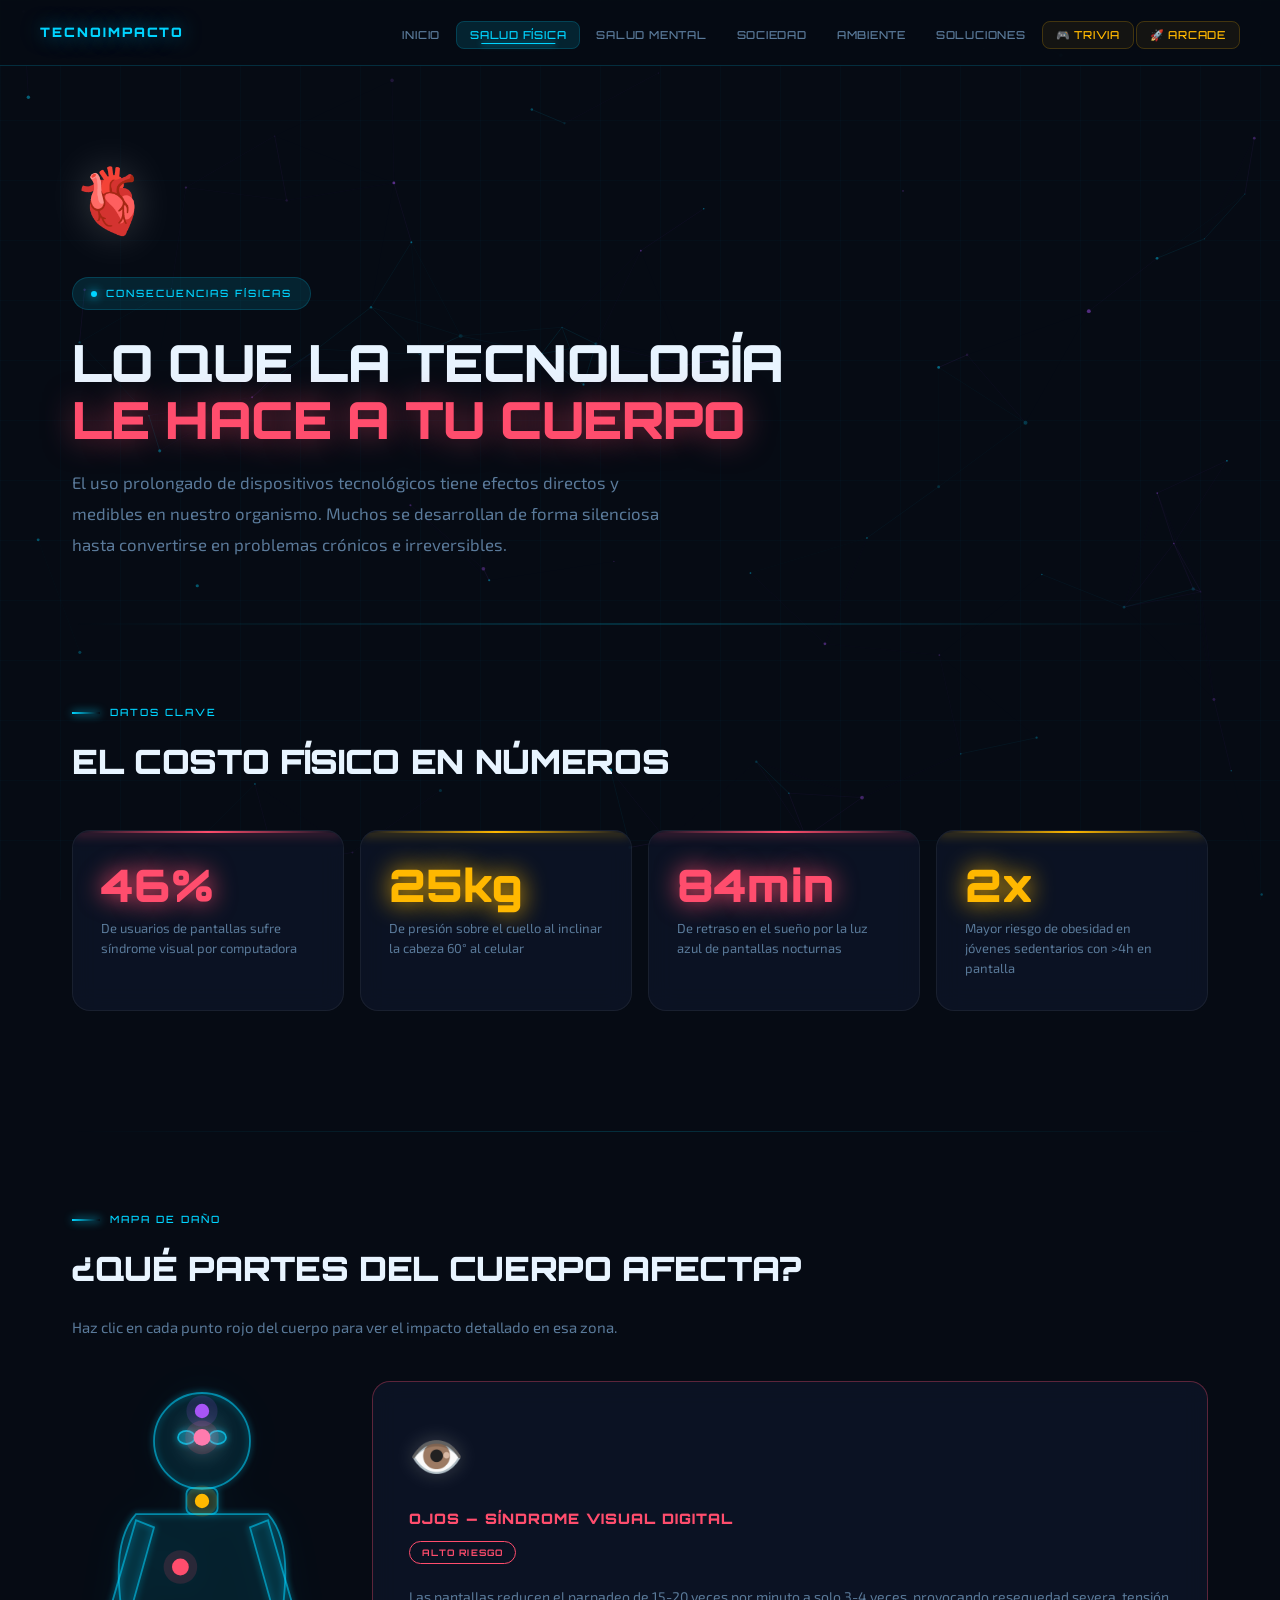
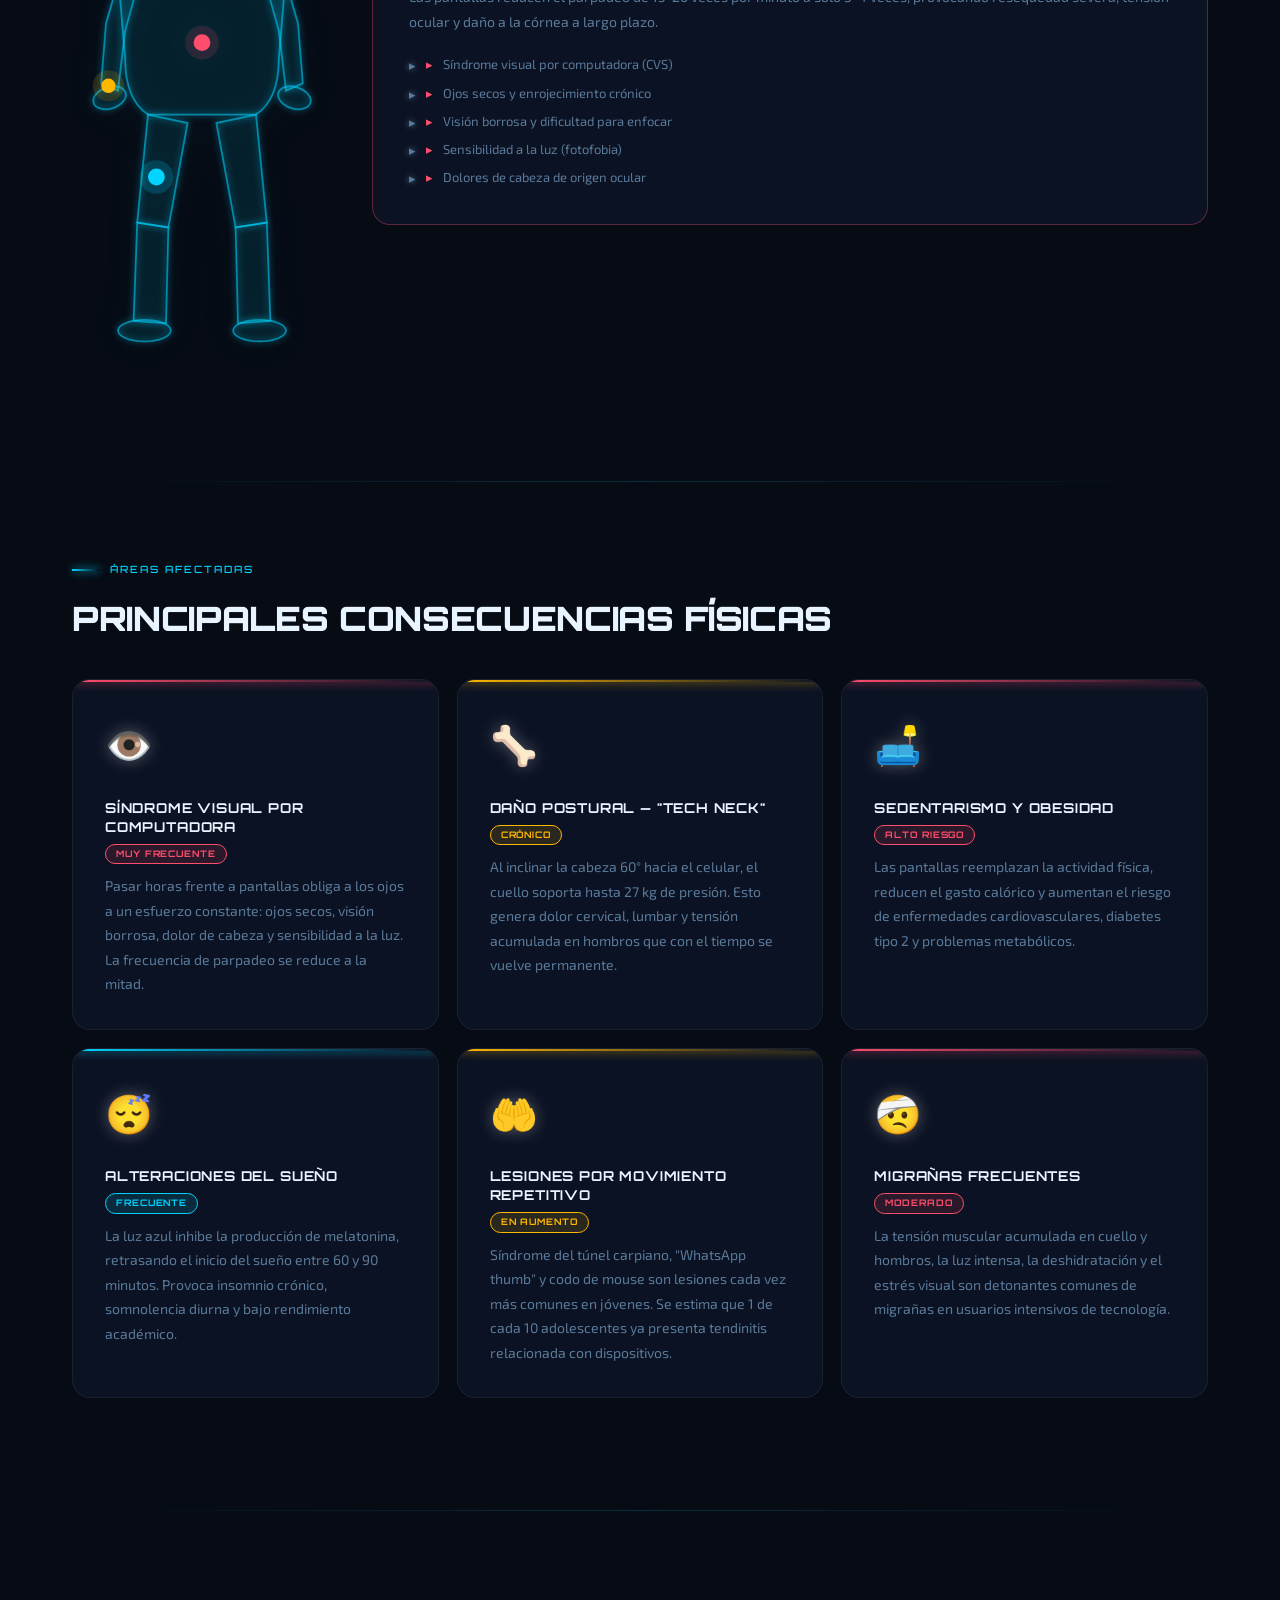
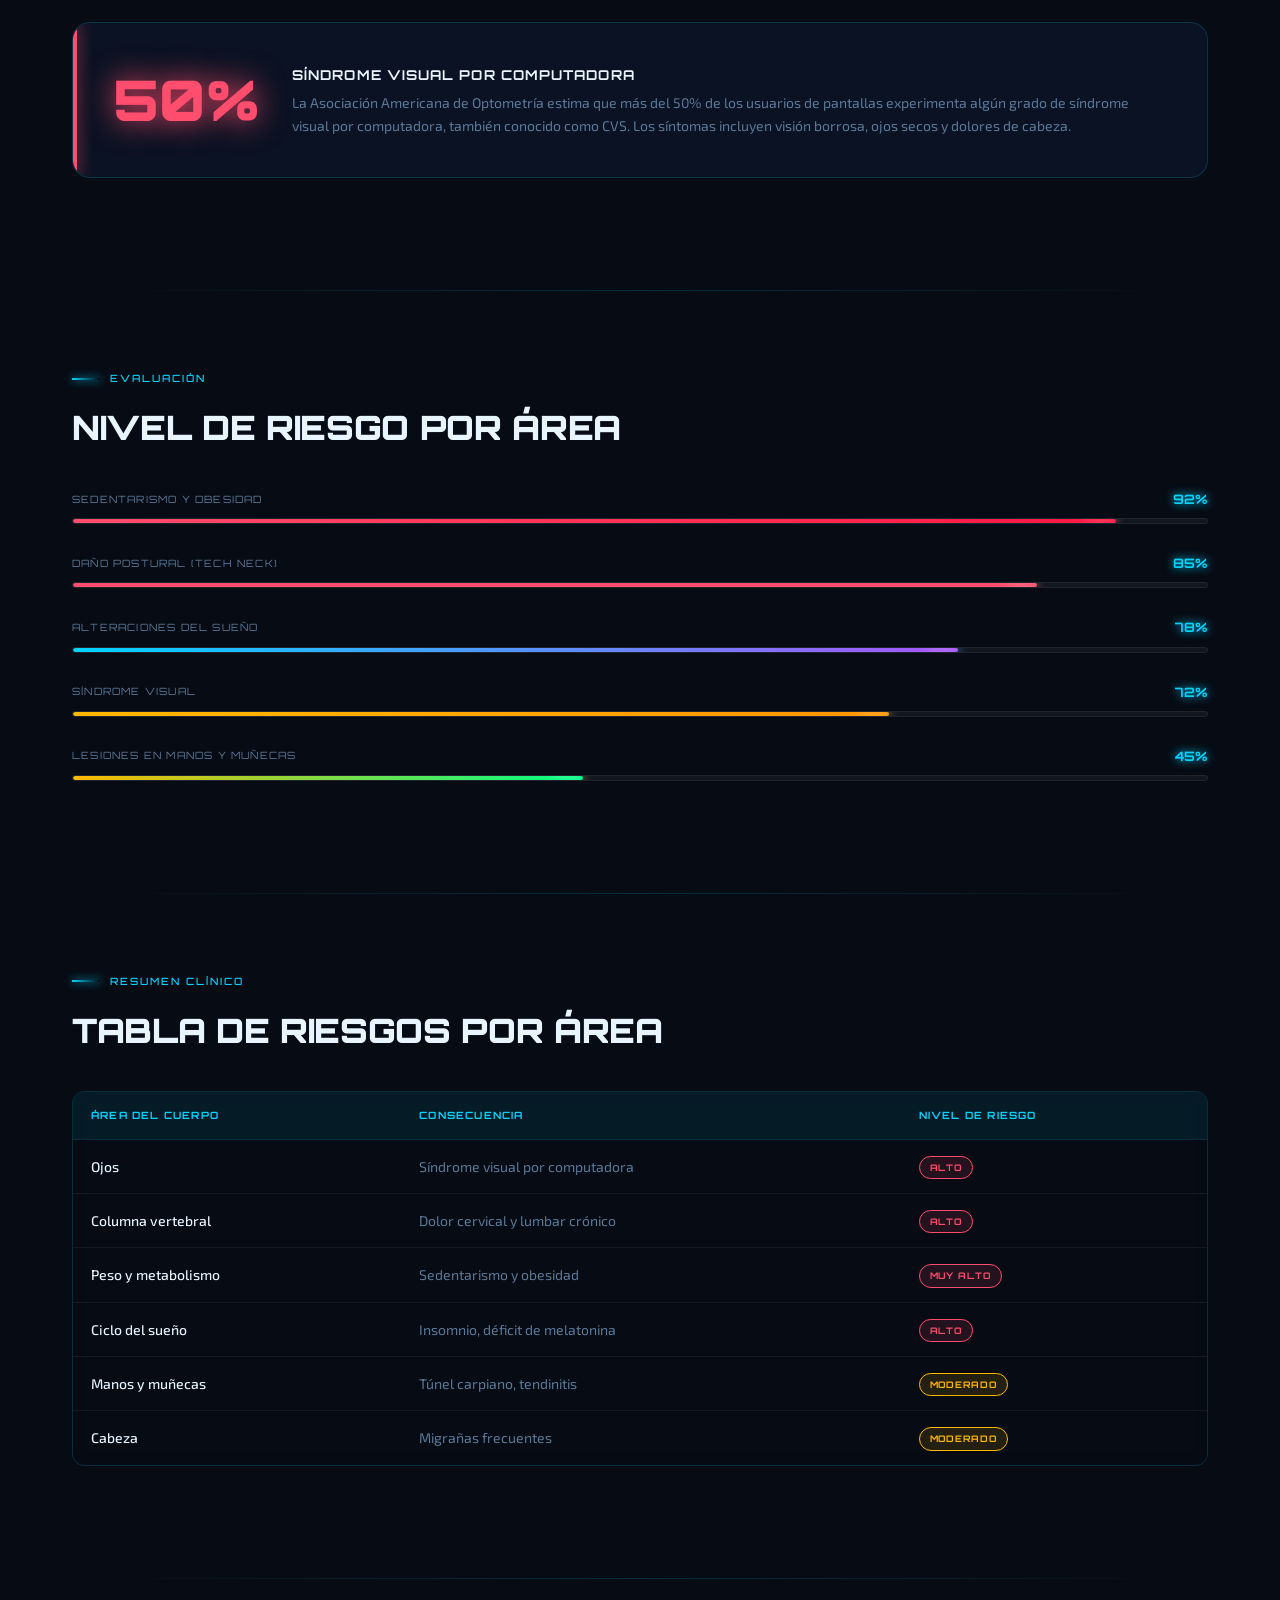
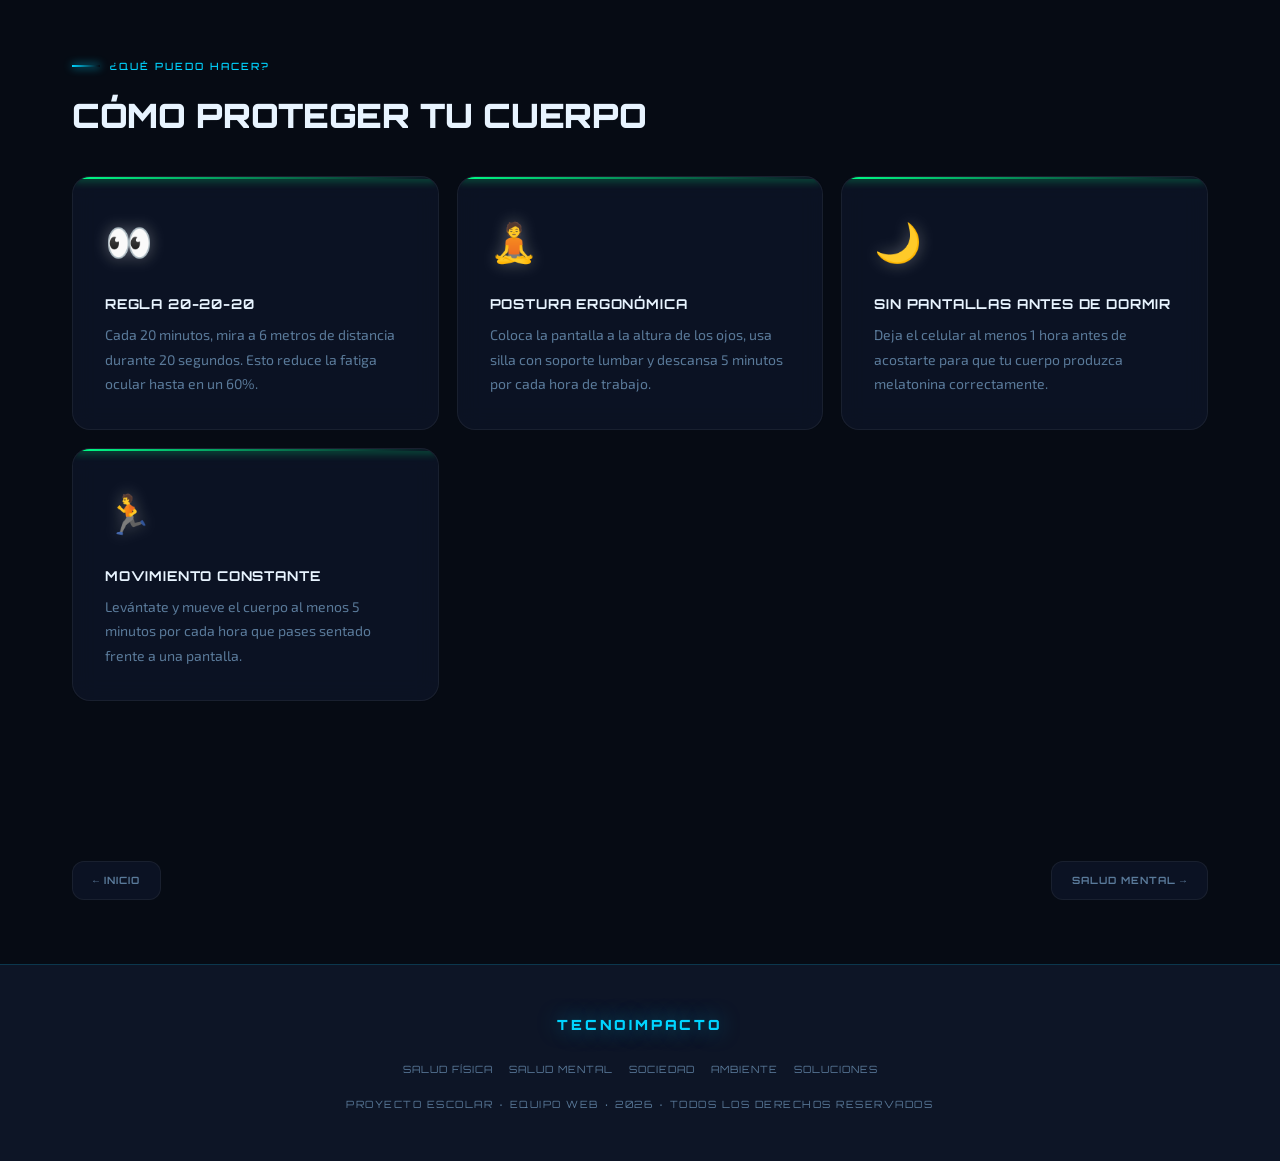
<file: salud-fisica.html>
<!DOCTYPE html>
<html lang="es">
<head>
  <meta charset="UTF-8" />
  <meta name="viewport" content="width=device-width, initial-scale=1.0" />
  <title>Salud física · TecnoImpacto</title>
  <link rel="preconnect" href="https://fonts.googleapis.com" />
  <link rel="preconnect" href="https://fonts.gstatic.com" crossorigin />
  <link rel="stylesheet" href="https://fonts.googleapis.com/css2?family=Orbitron:wght@400;700;900&family=Exo+2:ital,wght@0,300;0,400;0,500;0,700;1,400&display=swap" />
  <link rel="stylesheet" href="css/styles.css" />
</head>
<body>

  <nav class="nav-principal">
    <div class="nav-interior">
      <a href="index.html" class="nav-logo">TecnoImpacto</a>
      <ul class="nav-enlaces">
        <li><a href="index.html">Inicio</a></li>
        <li><a href="salud-fisica.html">Salud física</a></li>
        <li><a href="salud-mental.html">Salud mental</a></li>
        <li><a href="sociedad.html">Sociedad</a></li>
        <li><a href="ambiente.html">Ambiente</a></li>
        <li><a href="soluciones.html">Soluciones</a></li>
        <li><a href="juego.html" class="nav-juego-link">🎮 Trivia</a></li>
        <li><a href="nave.html" class="nav-juego-link">🚀 Arcade</a></li>
      </ul>
      <button class="nav-menu-btn" aria-label="Abrir menú" aria-expanded="false">
        <span></span><span></span><span></span>
      </button>
    </div>
  </nav>

  <header class="pagina-hero">
    <span class="pagina-icono-grande">🫀</span>
    <div class="hero-etiqueta">
      <span class="dot"></span>
      Consecuencias físicas
    </div>
    <h1>Lo que la tecnología<br><span style="color:var(--color-rojo); text-shadow: 0 0 30px rgba(255,77,109,0.5)">le hace a tu cuerpo</span></h1>
    <p>
      El uso prolongado de dispositivos tecnológicos tiene efectos directos
      y medibles en nuestro organismo. Muchos se desarrollan de forma silenciosa
      hasta convertirse en problemas crónicos e irreversibles.
    </p>
  </header>

  <main class="contenedor">

    <!-- Estadísticas de salud física -->
    <section class="seccion">
      <p class="seccion-etiqueta reveal">Datos clave</p>
      <p class="seccion-titulo reveal delay-1">El costo físico en números</p>
      <div class="estadisticas">
        <div class="estadistica-item reveal delay-1" style="--glow-color:var(--color-rojo)">
          <span class="estadistica-numero" style="color:var(--color-rojo)" data-objetivo="50%">0%</span>
          <p class="estadistica-descripcion">De usuarios de pantallas sufre síndrome visual por computadora</p>
        </div>
        <div class="estadistica-item reveal delay-2" style="--glow-color:var(--color-ambar)">
          <span class="estadistica-numero" style="color:var(--color-ambar)" data-objetivo="27kg">0kg</span>
          <p class="estadistica-descripcion">De presión sobre el cuello al inclinar la cabeza 60° al celular</p>
        </div>
        <div class="estadistica-item reveal delay-3" style="--glow-color:var(--color-rojo)">
          <span class="estadistica-numero" style="color:var(--color-rojo)" data-objetivo="90min">0min</span>
          <p class="estadistica-descripcion">De retraso en el sueño por la luz azul de pantallas nocturnas</p>
        </div>
        <div class="estadistica-item reveal delay-4" style="--glow-color:var(--color-ambar)">
          <span class="estadistica-numero" style="color:var(--color-ambar)" data-objetivo="3x">0x</span>
          <p class="estadistica-descripcion">Mayor riesgo de obesidad en jóvenes sedentarios con >4h en pantalla</p>
        </div>
      </div>
    </section>

    <!-- Mapa corporal interactivo -->
    <section class="seccion">
      <p class="seccion-etiqueta reveal">Mapa de daño</p>
      <p class="seccion-titulo reveal delay-1">¿Qué partes del cuerpo afecta?</p>
      <p class="seccion-descripcion reveal delay-2">
        Haz clic en cada punto rojo del cuerpo para ver el impacto detallado en esa zona.
      </p>

      <!-- Botones zona (solo en móvil) -->
      <div class="cuerpo-botones-movil reveal delay-3">
        <button class="cuerpo-btn-zona" data-id="ojos"    style="color:#FF4D6D;border-color:#FF4D6D">👁️ Ojos</button>
        <button class="cuerpo-btn-zona" data-id="cerebro" style="color:#A855F7;border-color:#A855F7">🧠 Cerebro</button>
        <button class="cuerpo-btn-zona" data-id="cuello"  style="color:#FFB800;border-color:#FFB800">🦴 Cuello</button>
        <button class="cuerpo-btn-zona" data-id="corazon" style="color:#FF4D6D;border-color:#FF4D6D">🫀 Corazón</button>
        <button class="cuerpo-btn-zona" data-id="columna" style="color:#FF4D6D;border-color:#FF4D6D">🦴 Columna</button>
        <button class="cuerpo-btn-zona" data-id="munecas" style="color:#FFB800;border-color:#FFB800">🤲 Muñecas</button>
        <button class="cuerpo-btn-zona" data-id="piernas" style="color:#00D4FF;border-color:#00D4FF">🦵 Piernas</button>
      </div>

      <div class="cuerpo-interactivo reveal delay-3">

        <!-- SVG del cuerpo humano -->
        <div class="cuerpo-svg-wrap">
          <svg class="cuerpo-svg" viewBox="0 0 200 490" xmlns="http://www.w3.org/2000/svg">
            <defs>
              <filter id="glow-cuerpo" x="-20%" y="-20%" width="140%" height="140%">
                <feGaussianBlur stdDeviation="2.5" result="blur"/>
                <feMerge><feMergeNode in="blur"/><feMergeNode in="SourceGraphic"/></feMerge>
              </filter>
            </defs>

            <!-- Silueta del cuerpo -->
            <g stroke="rgba(0,212,255,0.55)" stroke-width="1.5" fill="rgba(0,212,255,0.05)" filter="url(#glow-cuerpo)">
              <!-- Cabeza -->
              <circle cx="100" cy="50" r="40"/>
              <!-- Ojos (detalle) -->
              <ellipse cx="87"  cy="47" rx="7" ry="5.5" fill="rgba(0,212,255,0.15)" stroke="rgba(0,212,255,0.7)"/>
              <ellipse cx="113" cy="47" rx="7" ry="5.5" fill="rgba(0,212,255,0.15)" stroke="rgba(0,212,255,0.7)"/>
              <!-- Cuello -->
              <rect x="87" y="89" width="26" height="22" rx="5"/>
              <!-- Torso -->
              <path d="M 45 111 Q 28 130 31 172 L 36 232 Q 36 265 55 278 L 145 278 Q 164 265 164 232 L 169 172 Q 172 130 155 111 Z"/>
              <!-- Brazo izquierdo -->
              <path d="M 45 116 L 20 202 L 16 252 L 30 258 L 36 208 L 60 122 Z"/>
              <!-- Mano izquierda -->
              <ellipse cx="23" cy="264" rx="14" ry="9" transform="rotate(-18 23 264)"/>
              <!-- Brazo derecho -->
              <path d="M 155 116 L 180 202 L 184 252 L 170 258 L 164 208 L 140 122 Z"/>
              <!-- Mano derecha -->
              <ellipse cx="177" cy="264" rx="14" ry="9" transform="rotate(18 177 264)"/>
              <!-- Pierna izquierda (muslo) -->
              <path d="M 55 278 L 46 368 L 72 372 L 88 285 Z"/>
              <!-- Pierna izquierda (gemelo) -->
              <path d="M 46 368 L 43 450 L 70 452 L 72 372 Z"/>
              <!-- Pie izquierdo -->
              <ellipse cx="52" cy="458" rx="22" ry="9"/>
              <!-- Pierna derecha (muslo) -->
              <path d="M 145 278 L 154 368 L 128 372 L 112 285 Z"/>
              <!-- Pierna derecha (gemelo) -->
              <path d="M 154 368 L 157 450 L 130 452 L 128 372 Z"/>
              <!-- Pie derecho -->
              <ellipse cx="148" cy="458" rx="22" ry="9"/>
            </g>

            <!-- ===== HOTSPOTS ===== -->

            <!-- Ojos -->
            <g class="hotspot" data-id="ojos">
              <circle class="hotspot-ring" cx="100" cy="47" r="14" fill="rgba(255,77,109,0.15)" stroke="none"/>
              <circle class="hotspot-dot"  cx="100" cy="47" r="7"  fill="#FF4D6D"/>
            </g>

            <!-- Cerebro (parte superior cabeza) -->
            <g class="hotspot" data-id="cerebro">
              <circle class="hotspot-ring" cx="100" cy="25" r="13" fill="rgba(168,85,247,0.15)" stroke="none"/>
              <circle class="hotspot-dot"  cx="100" cy="25" r="6"  fill="#A855F7"/>
            </g>

            <!-- Cuello -->
            <g class="hotspot" data-id="cuello">
              <circle class="hotspot-ring" cx="100" cy="100" r="13" fill="rgba(255,184,0,0.15)" stroke="none"/>
              <circle class="hotspot-dot"  cx="100" cy="100" r="6"  fill="#FFB800"/>
            </g>

            <!-- Corazón (pecho izquierdo) -->
            <g class="hotspot" data-id="corazon">
              <circle class="hotspot-ring" cx="82" cy="155" r="14" fill="rgba(255,77,109,0.15)" stroke="none"/>
              <circle class="hotspot-dot"  cx="82" cy="155" r="7"  fill="#FF4D6D"/>
            </g>

            <!-- Columna lumbar -->
            <g class="hotspot" data-id="columna">
              <circle class="hotspot-ring" cx="100" cy="218" r="14" fill="rgba(255,77,109,0.15)" stroke="none"/>
              <circle class="hotspot-dot"  cx="100" cy="218" r="7"  fill="#FF4D6D"/>
            </g>

            <!-- Muñeca izquierda -->
            <g class="hotspot" data-id="munecas">
              <circle class="hotspot-ring" cx="22" cy="254" r="13" fill="rgba(255,184,0,0.15)" stroke="none"/>
              <circle class="hotspot-dot"  cx="22" cy="254" r="6"  fill="#FFB800"/>
            </g>

            <!-- Piernas (muslo izquierdo) -->
            <g class="hotspot" data-id="piernas">
              <circle class="hotspot-ring" cx="62" cy="330" r="14" fill="rgba(0,212,255,0.18)" stroke="none"/>
              <circle class="hotspot-dot"  cx="62" cy="330" r="7"  fill="#00D4FF"/>
            </g>

          </svg>
        </div>

        <!-- Panel de información -->
        <div class="cuerpo-panel">
          <div class="cuerpo-panel-vacio">
            <span class="flecha">←</span>
            <p>Selecciona un punto del cuerpo</p>
          </div>
          <div class="cuerpo-panel-info"></div>
        </div>

      </div>
    </section>

    <!-- Consecuencias principales -->
    <section class="seccion">
      <p class="seccion-etiqueta reveal">Áreas afectadas</p>
      <p class="seccion-titulo reveal delay-1">Principales consecuencias físicas</p>
      <div class="grid-tarjetas">

        <div class="tarjeta tarjeta-rojo reveal delay-1">
          <span class="tarjeta-icono">👁️</span>
          <h3>Síndrome visual por computadora <span class="badge badge-rojo">Muy frecuente</span></h3>
          <p>Pasar horas frente a pantallas obliga a los ojos a un esfuerzo constante: ojos secos, visión borrosa, dolor de cabeza y sensibilidad a la luz. La frecuencia de parpadeo se reduce a la mitad.</p>
        </div>

        <div class="tarjeta tarjeta-ambar reveal delay-2">
          <span class="tarjeta-icono">🦴</span>
          <h3>Daño postural — "Tech neck" <span class="badge badge-ambar">Crónico</span></h3>
          <p>Al inclinar la cabeza 60° hacia el celular, el cuello soporta hasta 27 kg de presión. Esto genera dolor cervical, lumbar y tensión acumulada en hombros que con el tiempo se vuelve permanente.</p>
        </div>

        <div class="tarjeta tarjeta-rojo reveal delay-3">
          <span class="tarjeta-icono">🛋️</span>
          <h3>Sedentarismo y obesidad <span class="badge badge-rojo">Alto riesgo</span></h3>
          <p>Las pantallas reemplazan la actividad física, reducen el gasto calórico y aumentan el riesgo de enfermedades cardiovasculares, diabetes tipo 2 y problemas metabólicos.</p>
        </div>

        <div class="tarjeta tarjeta-azul reveal delay-4">
          <span class="tarjeta-icono">😴</span>
          <h3>Alteraciones del sueño <span class="badge badge-azul">Frecuente</span></h3>
          <p>La luz azul inhibe la producción de melatonina, retrasando el inicio del sueño entre 60 y 90 minutos. Provoca insomnio crónico, somnolencia diurna y bajo rendimiento académico.</p>
        </div>

        <div class="tarjeta tarjeta-ambar reveal delay-5">
          <span class="tarjeta-icono">🤲</span>
          <h3>Lesiones por movimiento repetitivo <span class="badge badge-ambar">En aumento</span></h3>
          <p>Síndrome del túnel carpiano, "WhatsApp thumb" y codo de mouse son lesiones cada vez más comunes en jóvenes. Se estima que 1 de cada 10 adolescentes ya presenta tendinitis relacionada con dispositivos.</p>
        </div>

        <div class="tarjeta tarjeta-rojo reveal delay-6">
          <span class="tarjeta-icono">🤕</span>
          <h3>Migrañas frecuentes <span class="badge badge-rojo">Moderado</span></h3>
          <p>La tensión muscular acumulada en cuello y hombros, la luz intensa, la deshidratación y el estrés visual son detonantes comunes de migrañas en usuarios intensivos de tecnología.</p>
        </div>

      </div>
    </section>

    <!-- Dato destacado -->
    <section class="seccion">
      <div class="dato-destacado reveal" style="--accent-color: var(--color-rojo)">
        <div class="dato-numero-grande">50%</div>
        <div class="dato-texto">
          <h4>Síndrome visual por computadora</h4>
          <p>La Asociación Americana de Optometría estima que más del 50% de los usuarios de pantallas experimenta algún grado de síndrome visual por computadora, también conocido como CVS. Los síntomas incluyen visión borrosa, ojos secos y dolores de cabeza.</p>
        </div>
      </div>
    </section>

    <!-- Niveles de riesgo -->
    <section class="seccion">
      <p class="seccion-etiqueta reveal">Evaluación</p>
      <p class="seccion-titulo reveal delay-1">Nivel de riesgo por área</p>
      <div class="barra-progreso-contenedor reveal delay-2">
        <div class="barra-item">
          <div class="barra-label">
            <span>Sedentarismo y obesidad</span>
            <span>92%</span>
          </div>
          <div class="barra-fondo">
            <div class="barra-relleno" data-pct="92"
              style="--bar-color:var(--color-rojo);--bar-color2:#FF1744"></div>
          </div>
        </div>
        <div class="barra-item">
          <div class="barra-label">
            <span>Daño postural (Tech neck)</span>
            <span>85%</span>
          </div>
          <div class="barra-fondo">
            <div class="barra-relleno" data-pct="85"
              style="--bar-color:var(--color-rojo);--bar-color2:#FF4D6D"></div>
          </div>
        </div>
        <div class="barra-item">
          <div class="barra-label">
            <span>Alteraciones del sueño</span>
            <span>78%</span>
          </div>
          <div class="barra-fondo">
            <div class="barra-relleno" data-pct="78"
              style="--bar-color:var(--color-cian);--bar-color2:var(--color-purpura)"></div>
          </div>
        </div>
        <div class="barra-item">
          <div class="barra-label">
            <span>Síndrome visual</span>
            <span>72%</span>
          </div>
          <div class="barra-fondo">
            <div class="barra-relleno" data-pct="72"
              style="--bar-color:var(--color-ambar);--bar-color2:#FF9500"></div>
          </div>
        </div>
        <div class="barra-item">
          <div class="barra-label">
            <span>Lesiones en manos y muñecas</span>
            <span>45%</span>
          </div>
          <div class="barra-fondo">
            <div class="barra-relleno" data-pct="45"
              style="--bar-color:var(--color-ambar);--bar-color2:var(--color-verde)"></div>
          </div>
        </div>
      </div>
    </section>

    <!-- Tabla resumen -->
    <section class="seccion">
      <p class="seccion-etiqueta reveal">Resumen clínico</p>
      <p class="seccion-titulo reveal delay-1">Tabla de riesgos por área</p>
      <div class="tabla-contenedor reveal delay-2">
        <table>
          <thead>
            <tr>
              <th>Área del cuerpo</th>
              <th>Consecuencia</th>
              <th>Nivel de riesgo</th>
            </tr>
          </thead>
          <tbody>
            <tr><td>Ojos</td><td>Síndrome visual por computadora</td><td><span class="badge badge-rojo">Alto</span></td></tr>
            <tr><td>Columna vertebral</td><td>Dolor cervical y lumbar crónico</td><td><span class="badge badge-rojo">Alto</span></td></tr>
            <tr><td>Peso y metabolismo</td><td>Sedentarismo y obesidad</td><td><span class="badge badge-rojo">Muy alto</span></td></tr>
            <tr><td>Ciclo del sueño</td><td>Insomnio, déficit de melatonina</td><td><span class="badge badge-rojo">Alto</span></td></tr>
            <tr><td>Manos y muñecas</td><td>Túnel carpiano, tendinitis</td><td><span class="badge badge-ambar">Moderado</span></td></tr>
            <tr><td>Cabeza</td><td>Migrañas frecuentes</td><td><span class="badge badge-ambar">Moderado</span></td></tr>
          </tbody>
        </table>
      </div>
    </section>

    <!-- Soluciones rápidas -->
    <section class="seccion">
      <p class="seccion-etiqueta reveal">¿Qué puedo hacer?</p>
      <p class="seccion-titulo reveal delay-1">Cómo proteger tu cuerpo</p>
      <div class="grid-tarjetas">
        <div class="tarjeta tarjeta-verde reveal delay-1">
          <span class="tarjeta-icono">👀</span>
          <h3>Regla 20-20-20</h3>
          <p>Cada 20 minutos, mira a 6 metros de distancia durante 20 segundos. Esto reduce la fatiga ocular hasta en un 60%.</p>
        </div>
        <div class="tarjeta tarjeta-verde reveal delay-2">
          <span class="tarjeta-icono">🧘</span>
          <h3>Postura ergonómica</h3>
          <p>Coloca la pantalla a la altura de los ojos, usa silla con soporte lumbar y descansa 5 minutos por cada hora de trabajo.</p>
        </div>
        <div class="tarjeta tarjeta-verde reveal delay-3">
          <span class="tarjeta-icono">🌙</span>
          <h3>Sin pantallas antes de dormir</h3>
          <p>Deja el celular al menos 1 hora antes de acostarte para que tu cuerpo produzca melatonina correctamente.</p>
        </div>
        <div class="tarjeta tarjeta-verde reveal delay-4">
          <span class="tarjeta-icono">🏃</span>
          <h3>Movimiento constante</h3>
          <p>Levántate y mueve el cuerpo al menos 5 minutos por cada hora que pases sentado frente a una pantalla.</p>
        </div>
      </div>
    </section>

    <div class="nav-paginas reveal">
      <a href="index.html">← Inicio</a>
      <a href="salud-mental.html">Salud mental →</a>
    </div>

  </main>

  <footer class="footer">
    <div class="footer-inner">
      <a href="index.html" class="footer-logo">TecnoImpacto</a>
      <ul class="footer-nav">
        <li><a href="salud-fisica.html">Salud física</a></li>
        <li><a href="salud-mental.html">Salud mental</a></li>
        <li><a href="sociedad.html">Sociedad</a></li>
        <li><a href="ambiente.html">Ambiente</a></li>
        <li><a href="soluciones.html">Soluciones</a></li>
      </ul>
      <p>Proyecto escolar · Equipo web · 2026 · Todos los derechos reservados</p>
    </div>
  </footer>

  <script src="js/main.js"></script>
</body>
</html>
</file>
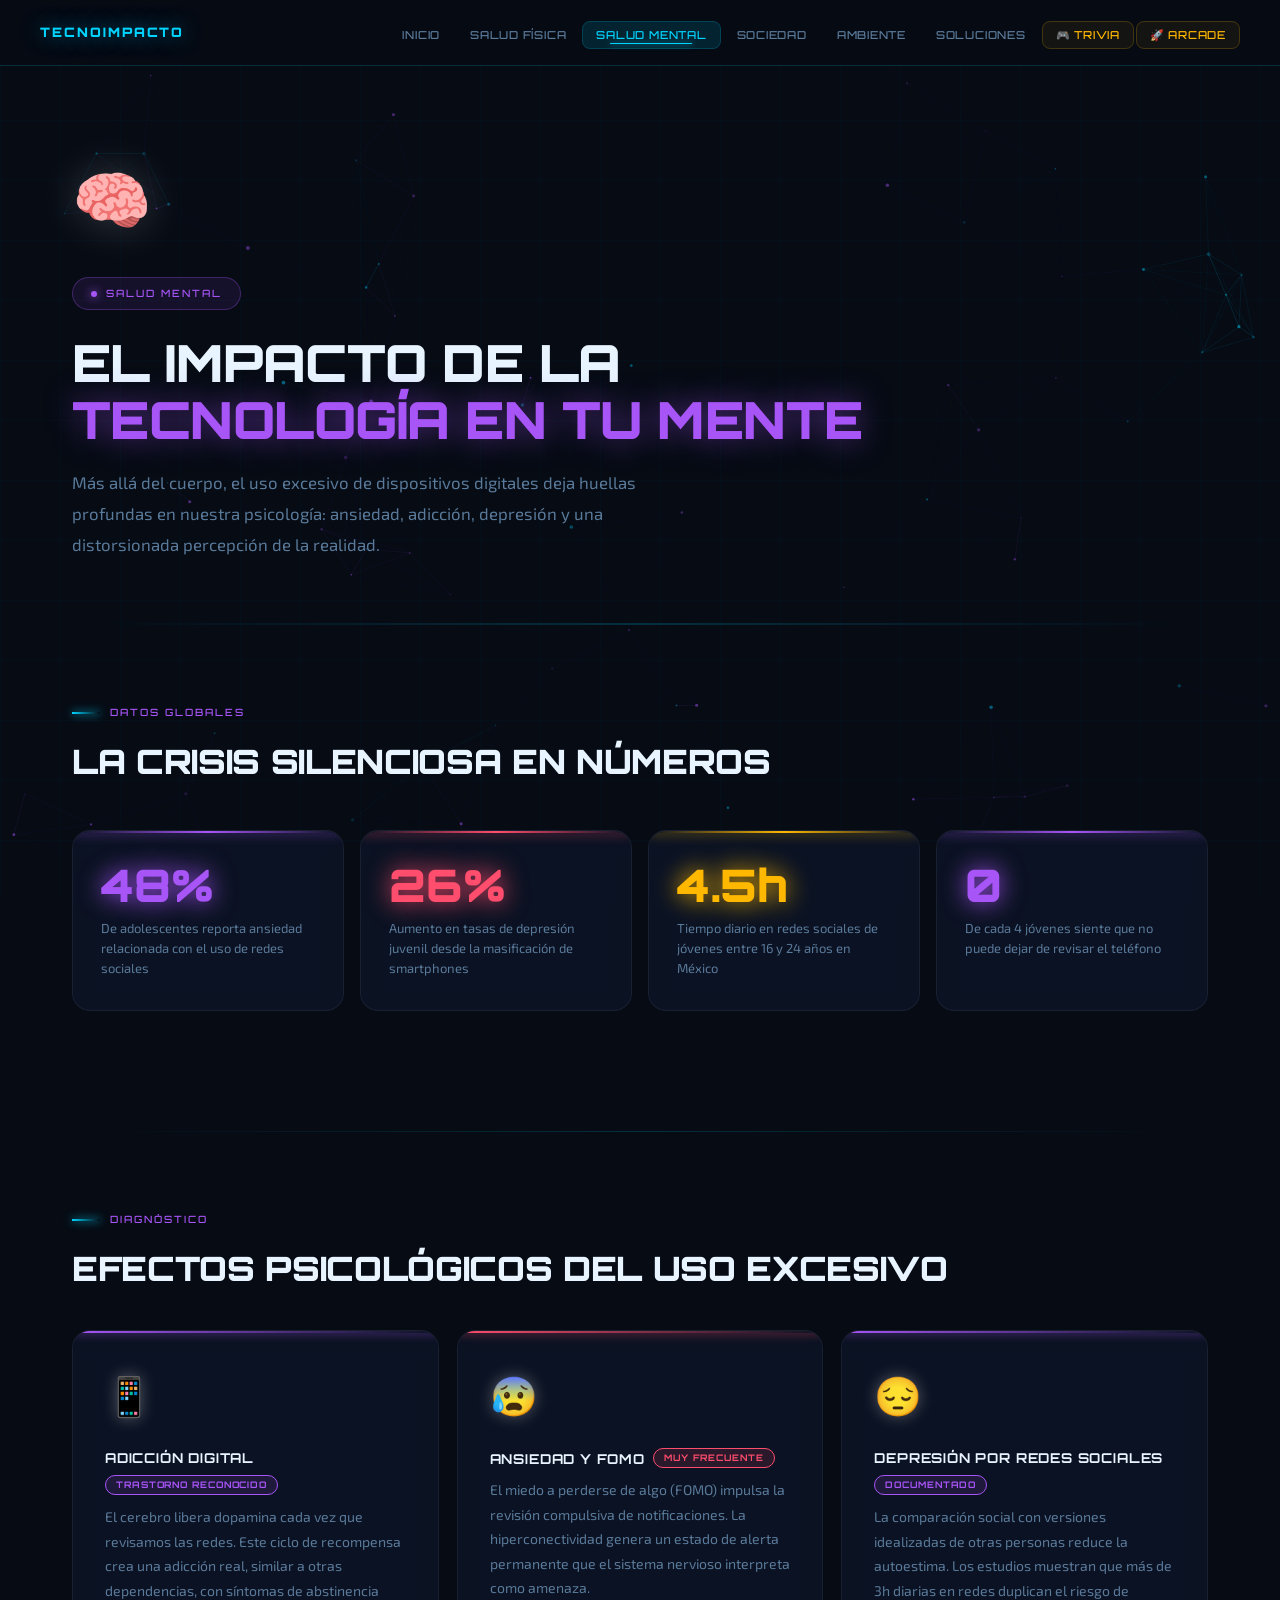
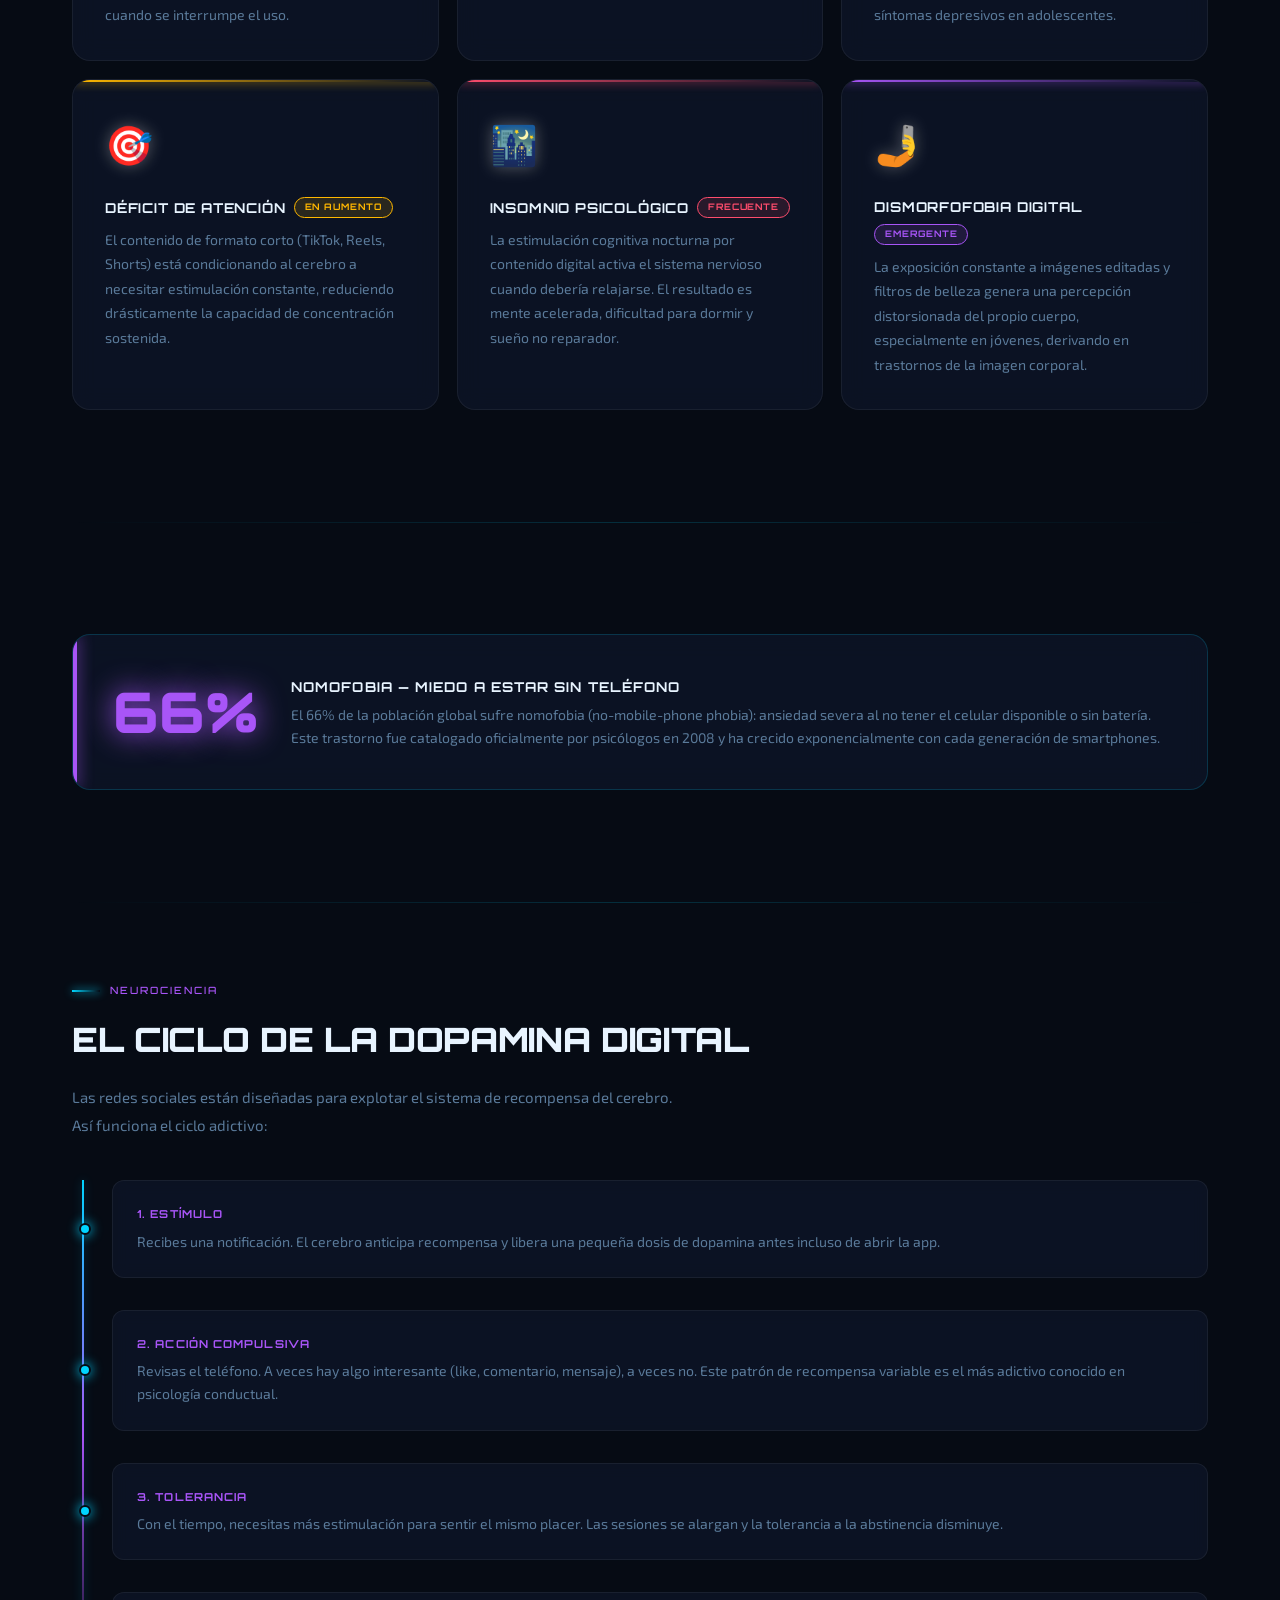
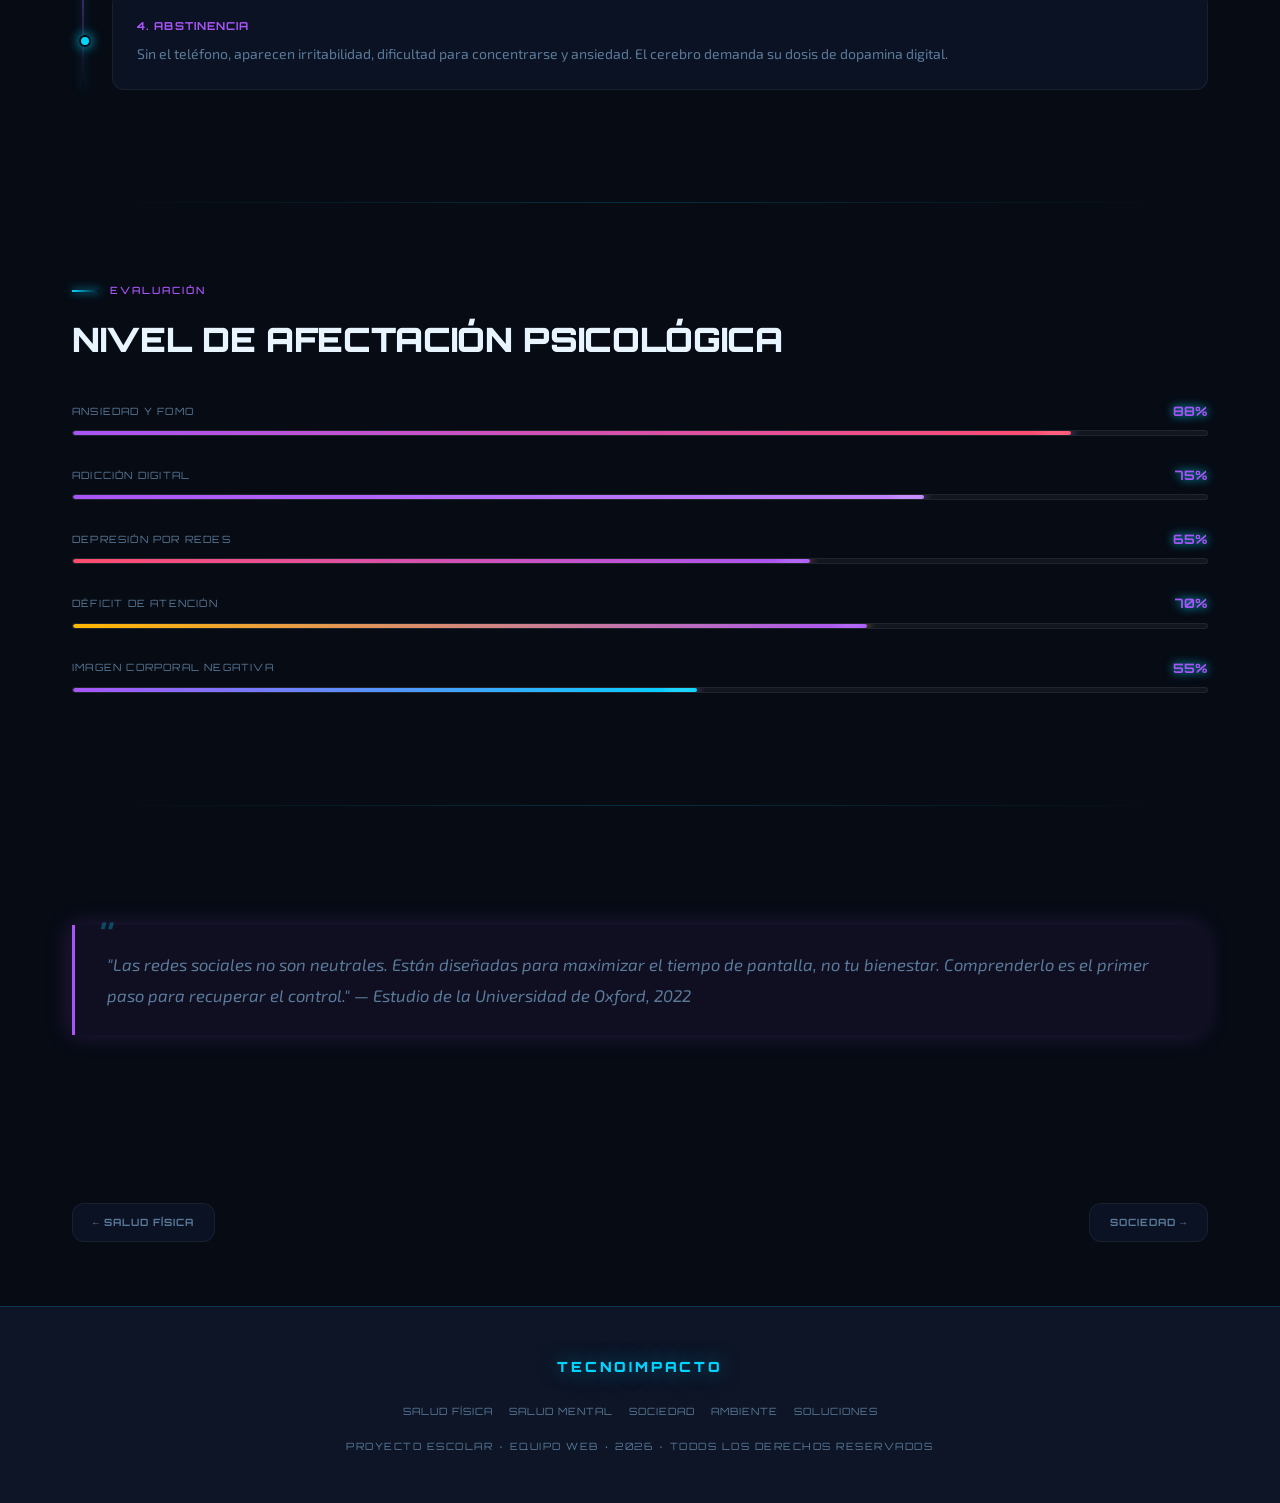
<file: salud-mental.html>
<!DOCTYPE html>
<html lang="es">
<head>
  <meta charset="UTF-8" />
  <meta name="viewport" content="width=device-width, initial-scale=1.0" />
  <title>Salud mental · TecnoImpacto</title>
  <link rel="preconnect" href="https://fonts.googleapis.com" />
  <link rel="preconnect" href="https://fonts.gstatic.com" crossorigin />
  <link rel="stylesheet" href="https://fonts.googleapis.com/css2?family=Orbitron:wght@400;700;900&family=Exo+2:ital,wght@0,300;0,400;0,500;0,700;1,400&display=swap" />
  <link rel="stylesheet" href="css/styles.css" />
</head>
<body>

  <nav class="nav-principal">
    <div class="nav-interior">
      <a href="index.html" class="nav-logo">TecnoImpacto</a>
      <ul class="nav-enlaces">
        <li><a href="index.html">Inicio</a></li>
        <li><a href="salud-fisica.html">Salud física</a></li>
        <li><a href="salud-mental.html">Salud mental</a></li>
        <li><a href="sociedad.html">Sociedad</a></li>
        <li><a href="ambiente.html">Ambiente</a></li>
        <li><a href="soluciones.html">Soluciones</a></li>
        <li><a href="juego.html" class="nav-juego-link">🎮 Trivia</a></li>
        <li><a href="nave.html" class="nav-juego-link">🚀 Arcade</a></li>
      </ul>
      <button class="nav-menu-btn" aria-label="Abrir menú" aria-expanded="false">
        <span></span><span></span><span></span>
      </button>
    </div>
  </nav>

  <header class="pagina-hero">
    <span class="pagina-icono-grande">🧠</span>
    <div class="hero-etiqueta" style="--color-cian:var(--color-purpura); border-color:rgba(168,85,247,0.3); background:rgba(168,85,247,0.1)">
      <span class="dot" style="background:var(--color-purpura); box-shadow: 0 0 10px var(--color-purpura)"></span>
      Salud mental
    </div>
    <h1>El impacto de la<br><span style="color:var(--color-purpura); text-shadow: 0 0 30px rgba(168,85,247,0.5)">tecnología en tu mente</span></h1>
    <p>
      Más allá del cuerpo, el uso excesivo de dispositivos digitales deja
      huellas profundas en nuestra psicología: ansiedad, adicción,
      depresión y una distorsionada percepción de la realidad.
    </p>
  </header>

  <main class="contenedor">

    <!-- Estadísticas -->
    <section class="seccion">
      <p class="seccion-etiqueta reveal" style="color:var(--color-purpura)">Datos globales</p>
      <p class="seccion-titulo reveal delay-1">La crisis silenciosa en números</p>
      <div class="estadisticas">
        <div class="estadistica-item reveal delay-1" style="--glow-color:var(--color-purpura)">
          <span class="estadistica-numero" style="color:var(--color-purpura)" data-objetivo="58%">0%</span>
          <p class="estadistica-descripcion">De adolescentes reporta ansiedad relacionada con el uso de redes sociales</p>
        </div>
        <div class="estadistica-item reveal delay-2" style="--glow-color:var(--color-rojo)">
          <span class="estadistica-numero" style="color:var(--color-rojo)" data-objetivo="32%">0%</span>
          <p class="estadistica-descripcion">Aumento en tasas de depresión juvenil desde la masificación de smartphones</p>
        </div>
        <div class="estadistica-item reveal delay-3" style="--glow-color:var(--color-ambar)">
          <span class="estadistica-numero" style="color:var(--color-ambar)" data-objetivo="5.4h">0h</span>
          <p class="estadistica-descripcion">Tiempo diario en redes sociales de jóvenes entre 16 y 24 años en México</p>
        </div>
        <div class="estadistica-item reveal delay-4" style="--glow-color:var(--color-purpura)">
          <span class="estadistica-numero" style="color:var(--color-purpura)" data-objetivo="1">0</span>
          <p class="estadistica-descripcion">De cada 4 jóvenes siente que no puede dejar de revisar el teléfono</p>
        </div>
      </div>
    </section>

    <!-- Consecuencias mentales -->
    <section class="seccion">
      <p class="seccion-etiqueta reveal" style="color:var(--color-purpura)">Diagnóstico</p>
      <p class="seccion-titulo reveal delay-1">Efectos psicológicos del uso excesivo</p>
      <div class="grid-tarjetas">

        <div class="tarjeta tarjeta-purpura reveal delay-1">
          <span class="tarjeta-icono">📱</span>
          <h3>Adicción digital <span class="badge badge-purpura">Trastorno reconocido</span></h3>
          <p>El cerebro libera dopamina cada vez que revisamos las redes. Este ciclo de recompensa crea una adicción real, similar a otras dependencias, con síntomas de abstinencia cuando se interrumpe el uso.</p>
        </div>

        <div class="tarjeta tarjeta-rojo reveal delay-2">
          <span class="tarjeta-icono">😰</span>
          <h3>Ansiedad y FOMO <span class="badge badge-rojo">Muy frecuente</span></h3>
          <p>El miedo a perderse de algo (FOMO) impulsa la revisión compulsiva de notificaciones. La hiperconectividad genera un estado de alerta permanente que el sistema nervioso interpreta como amenaza.</p>
        </div>

        <div class="tarjeta tarjeta-purpura reveal delay-3">
          <span class="tarjeta-icono">😔</span>
          <h3>Depresión por redes sociales <span class="badge badge-purpura">Documentado</span></h3>
          <p>La comparación social con versiones idealizadas de otras personas reduce la autoestima. Los estudios muestran que más de 3h diarias en redes duplican el riesgo de síntomas depresivos en adolescentes.</p>
        </div>

        <div class="tarjeta tarjeta-ambar reveal delay-4">
          <span class="tarjeta-icono">🎯</span>
          <h3>Déficit de atención <span class="badge badge-ambar">En aumento</span></h3>
          <p>El contenido de formato corto (TikTok, Reels, Shorts) está condicionando al cerebro a necesitar estimulación constante, reduciendo drásticamente la capacidad de concentración sostenida.</p>
        </div>

        <div class="tarjeta tarjeta-rojo reveal delay-5">
          <span class="tarjeta-icono">🌃</span>
          <h3>Insomnio psicológico <span class="badge badge-rojo">Frecuente</span></h3>
          <p>La estimulación cognitiva nocturna por contenido digital activa el sistema nervioso cuando debería relajarse. El resultado es mente acelerada, dificultad para dormir y sueño no reparador.</p>
        </div>

        <div class="tarjeta tarjeta-purpura reveal delay-6">
          <span class="tarjeta-icono">🤳</span>
          <h3>Dismorfofobia digital <span class="badge badge-purpura">Emergente</span></h3>
          <p>La exposición constante a imágenes editadas y filtros de belleza genera una percepción distorsionada del propio cuerpo, especialmente en jóvenes, derivando en trastornos de la imagen corporal.</p>
        </div>

      </div>
    </section>

    <!-- Dato destacado -->
    <section class="seccion">
      <div class="dato-destacado reveal" style="--accent-color:var(--color-purpura)">
        <div class="dato-numero-grande" style="color:var(--color-purpura); text-shadow: 0 0 30px var(--color-purpura)">66%</div>
        <div class="dato-texto">
          <h4>Nomofobia — Miedo a estar sin teléfono</h4>
          <p>El 66% de la población global sufre nomofobia (no-mobile-phone phobia): ansiedad severa al no tener el celular disponible o sin batería. Este trastorno fue catalogado oficialmente por psicólogos en 2008 y ha crecido exponencialmente con cada generación de smartphones.</p>
        </div>
      </div>
    </section>

    <!-- El ciclo de la dopamina -->
    <section class="seccion">
      <p class="seccion-etiqueta reveal" style="color:var(--color-purpura)">Neurociencia</p>
      <p class="seccion-titulo reveal delay-1">El ciclo de la dopamina digital</p>
      <p class="seccion-descripcion reveal delay-2">
        Las redes sociales están diseñadas para explotar el sistema de recompensa del cerebro.
        Así funciona el ciclo adictivo:
      </p>
      <div class="linea-tiempo reveal delay-3">
        <div class="tiempo-item" style="--dot-color: var(--color-purpura)">
          <h4 style="color:var(--color-purpura)">1. Estímulo</h4>
          <p>Recibes una notificación. El cerebro anticipa recompensa y libera una pequeña dosis de dopamina antes incluso de abrir la app.</p>
        </div>
        <div class="tiempo-item">
          <h4 style="color:var(--color-purpura)">2. Acción compulsiva</h4>
          <p>Revisas el teléfono. A veces hay algo interesante (like, comentario, mensaje), a veces no. Este patrón de recompensa variable es el más adictivo conocido en psicología conductual.</p>
        </div>
        <div class="tiempo-item">
          <h4 style="color:var(--color-purpura)">3. Tolerancia</h4>
          <p>Con el tiempo, necesitas más estimulación para sentir el mismo placer. Las sesiones se alargan y la tolerancia a la abstinencia disminuye.</p>
        </div>
        <div class="tiempo-item">
          <h4 style="color:var(--color-purpura)">4. Abstinencia</h4>
          <p>Sin el teléfono, aparecen irritabilidad, dificultad para concentrarse y ansiedad. El cerebro demanda su dosis de dopamina digital.</p>
        </div>
      </div>
    </section>

    <!-- Niveles de riesgo -->
    <section class="seccion">
      <p class="seccion-etiqueta reveal" style="color:var(--color-purpura)">Evaluación</p>
      <p class="seccion-titulo reveal delay-1">Nivel de afectación psicológica</p>
      <div class="barra-progreso-contenedor reveal delay-2">
        <div class="barra-item">
          <div class="barra-label"><span>Ansiedad y FOMO</span><span style="color:var(--color-purpura)">88%</span></div>
          <div class="barra-fondo">
            <div class="barra-relleno" data-pct="88" style="--bar-color:var(--color-purpura);--bar-color2:var(--color-rojo)"></div>
          </div>
        </div>
        <div class="barra-item">
          <div class="barra-label"><span>Adicción digital</span><span style="color:var(--color-purpura)">75%</span></div>
          <div class="barra-fondo">
            <div class="barra-relleno" data-pct="75" style="--bar-color:var(--color-purpura);--bar-color2:#C084FC"></div>
          </div>
        </div>
        <div class="barra-item">
          <div class="barra-label"><span>Depresión por redes</span><span style="color:var(--color-purpura)">65%</span></div>
          <div class="barra-fondo">
            <div class="barra-relleno" data-pct="65" style="--bar-color:var(--color-rojo);--bar-color2:var(--color-purpura)"></div>
          </div>
        </div>
        <div class="barra-item">
          <div class="barra-label"><span>Déficit de atención</span><span style="color:var(--color-purpura)">70%</span></div>
          <div class="barra-fondo">
            <div class="barra-relleno" data-pct="70" style="--bar-color:var(--color-ambar);--bar-color2:var(--color-purpura)"></div>
          </div>
        </div>
        <div class="barra-item">
          <div class="barra-label"><span>Imagen corporal negativa</span><span style="color:var(--color-purpura)">55%</span></div>
          <div class="barra-fondo">
            <div class="barra-relleno" data-pct="55" style="--bar-color:var(--color-purpura);--bar-color2:var(--color-cian)"></div>
          </div>
        </div>
      </div>
    </section>

    <!-- Cita -->
    <section class="seccion">
      <blockquote class="cita reveal" style="border-color:var(--color-purpura); box-shadow: -3px 0 25px rgba(168,85,247,0.2); background: rgba(168,85,247,0.06)">
        "Las redes sociales no son neutrales. Están diseñadas para maximizar el
        tiempo de pantalla, no tu bienestar. Comprenderlo es el primer paso
        para recuperar el control." — Estudio de la Universidad de Oxford, 2022
      </blockquote>
    </section>

    <div class="nav-paginas reveal">
      <a href="salud-fisica.html">← Salud física</a>
      <a href="sociedad.html">Sociedad →</a>
    </div>

  </main>

  <footer class="footer">
    <div class="footer-inner">
      <a href="index.html" class="footer-logo">TecnoImpacto</a>
      <ul class="footer-nav">
        <li><a href="salud-fisica.html">Salud física</a></li>
        <li><a href="salud-mental.html">Salud mental</a></li>
        <li><a href="sociedad.html">Sociedad</a></li>
        <li><a href="ambiente.html">Ambiente</a></li>
        <li><a href="soluciones.html">Soluciones</a></li>
      </ul>
      <p>Proyecto escolar · Equipo web · 2026 · Todos los derechos reservados</p>
    </div>
  </footer>

  <script src="js/main.js"></script>
</body>
</html>
</file>
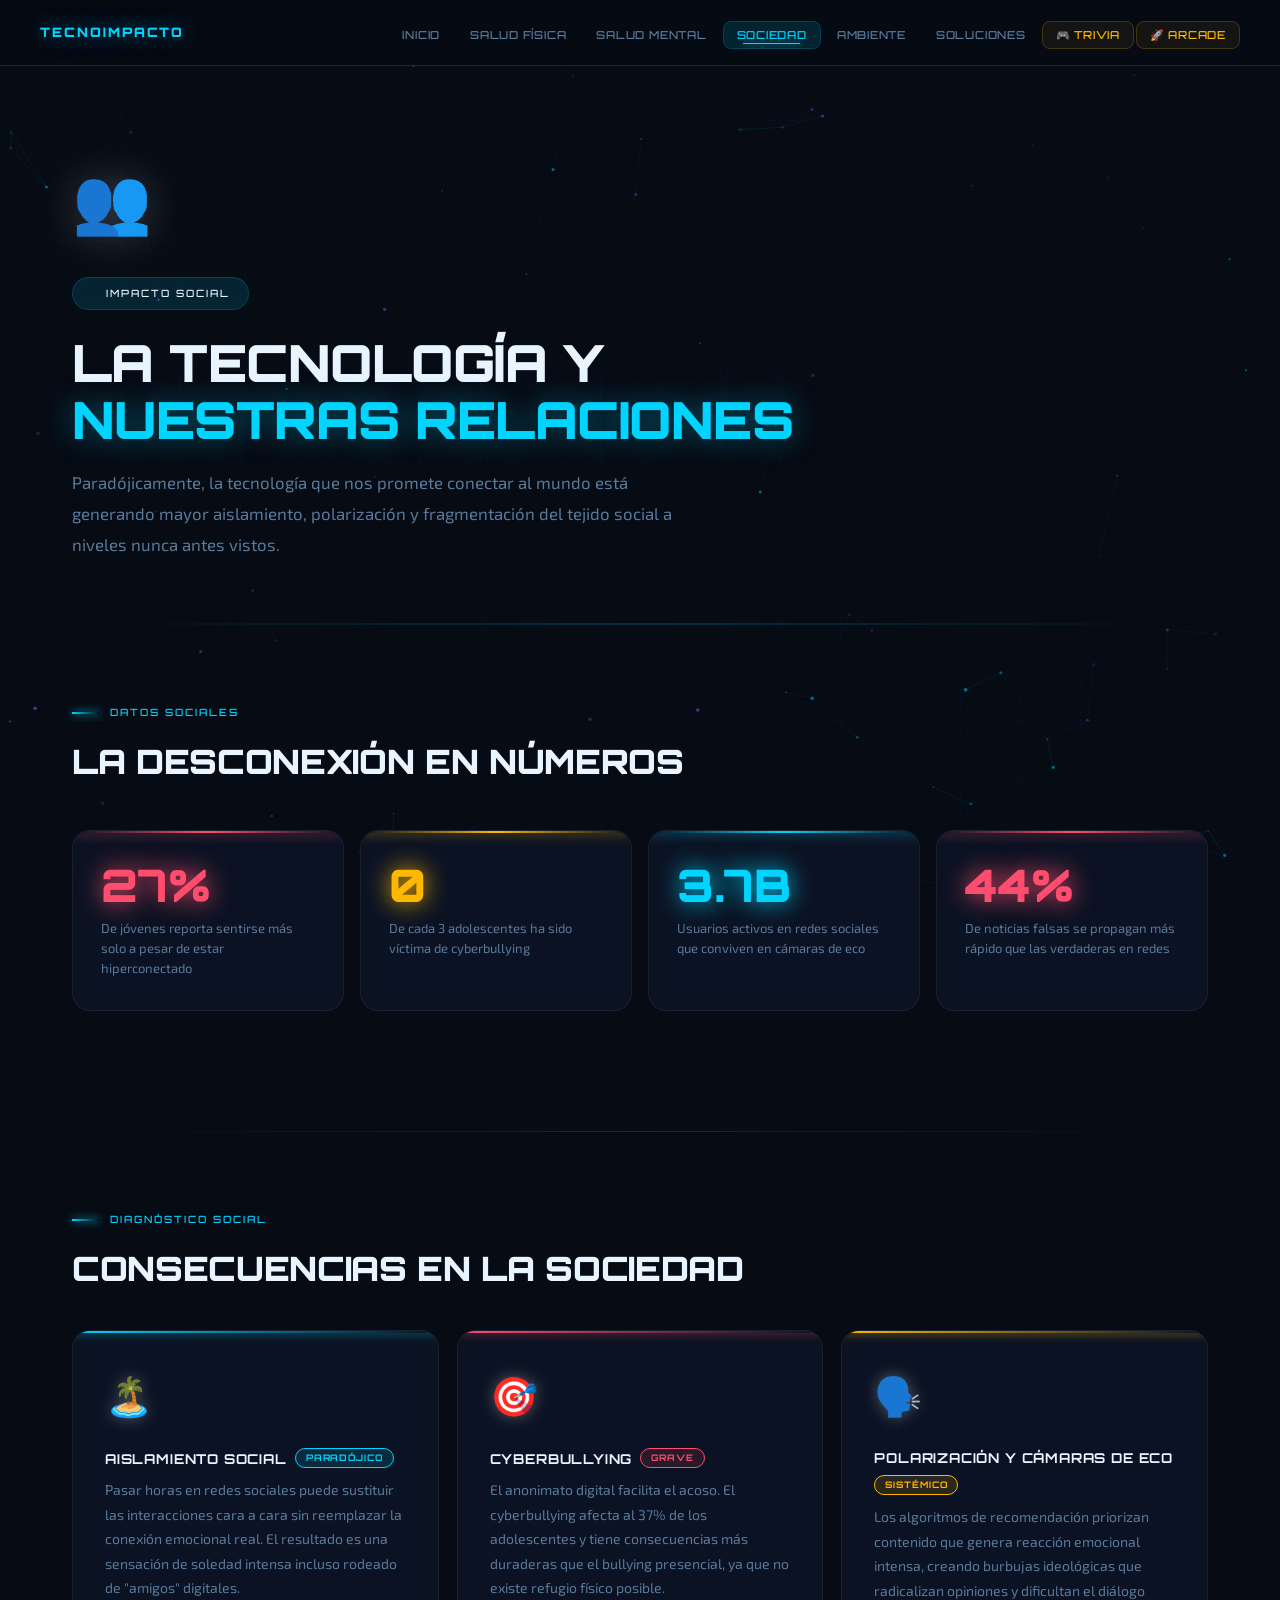
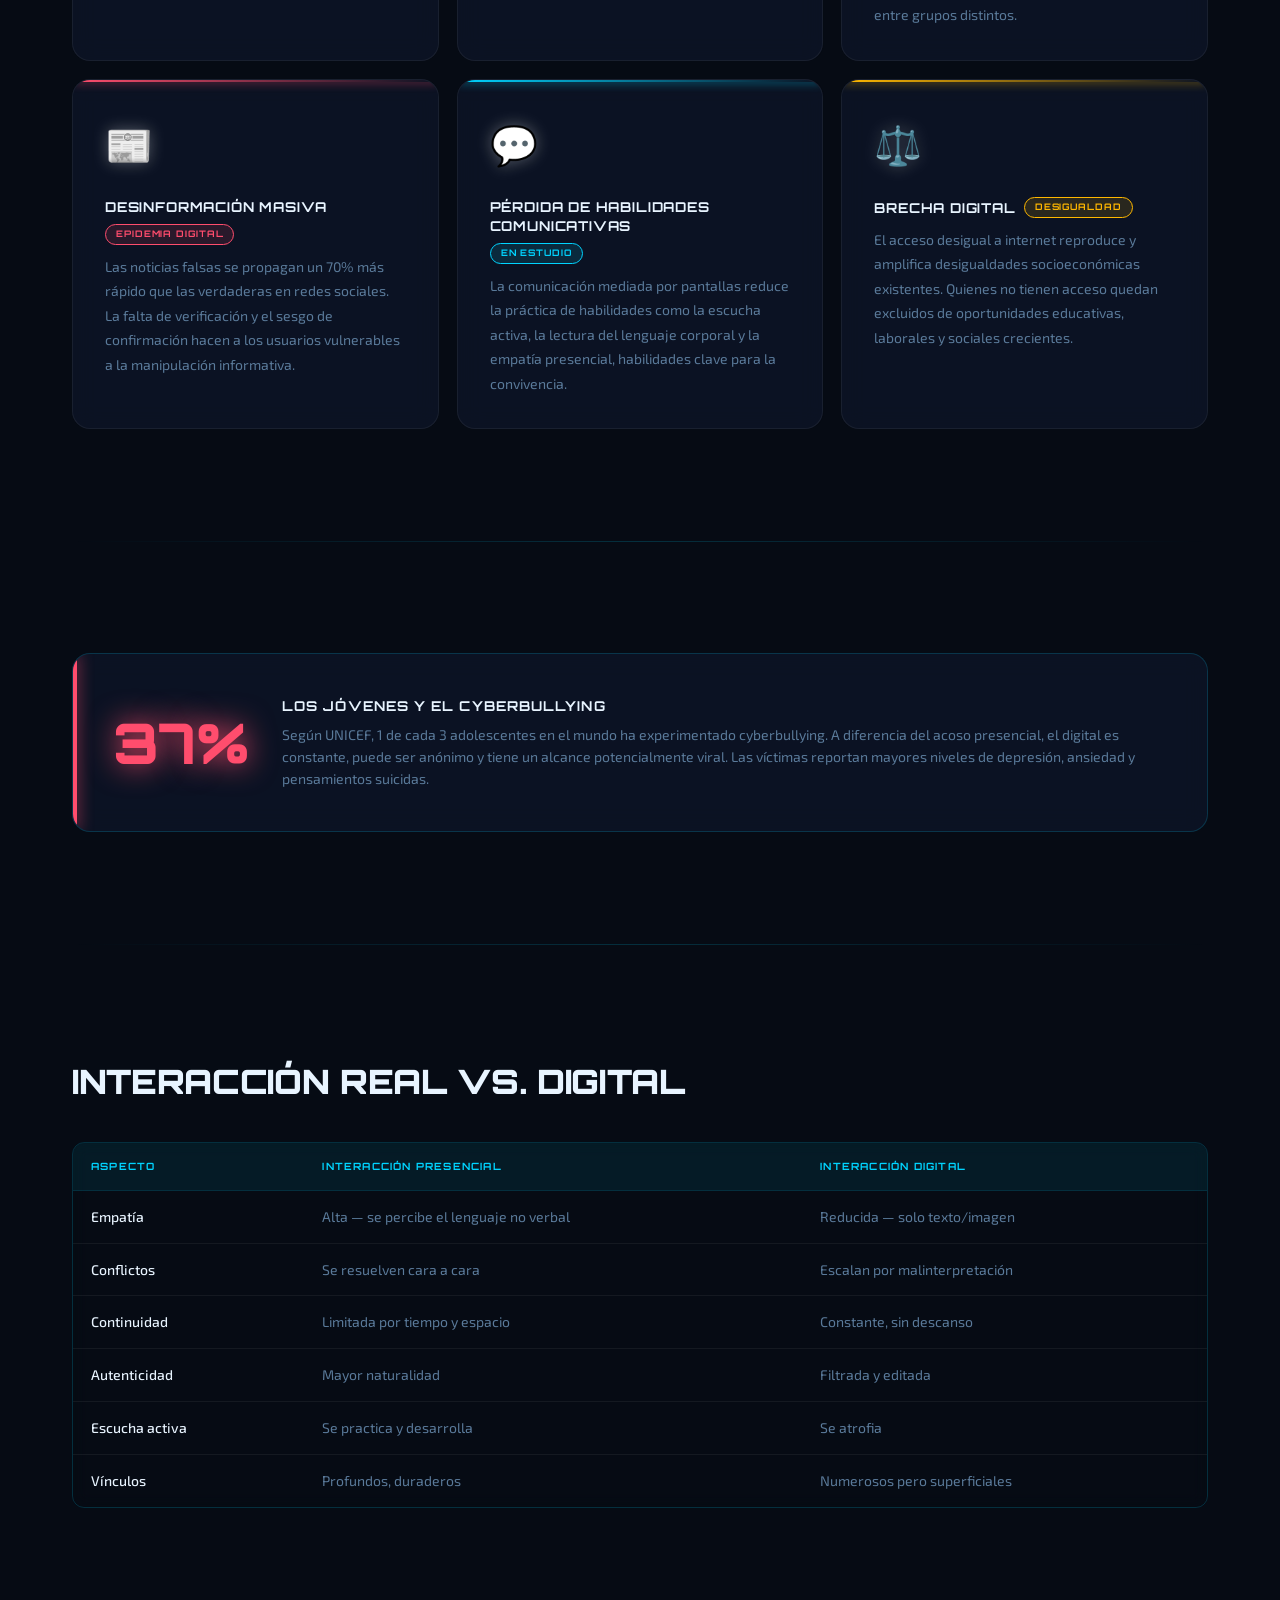
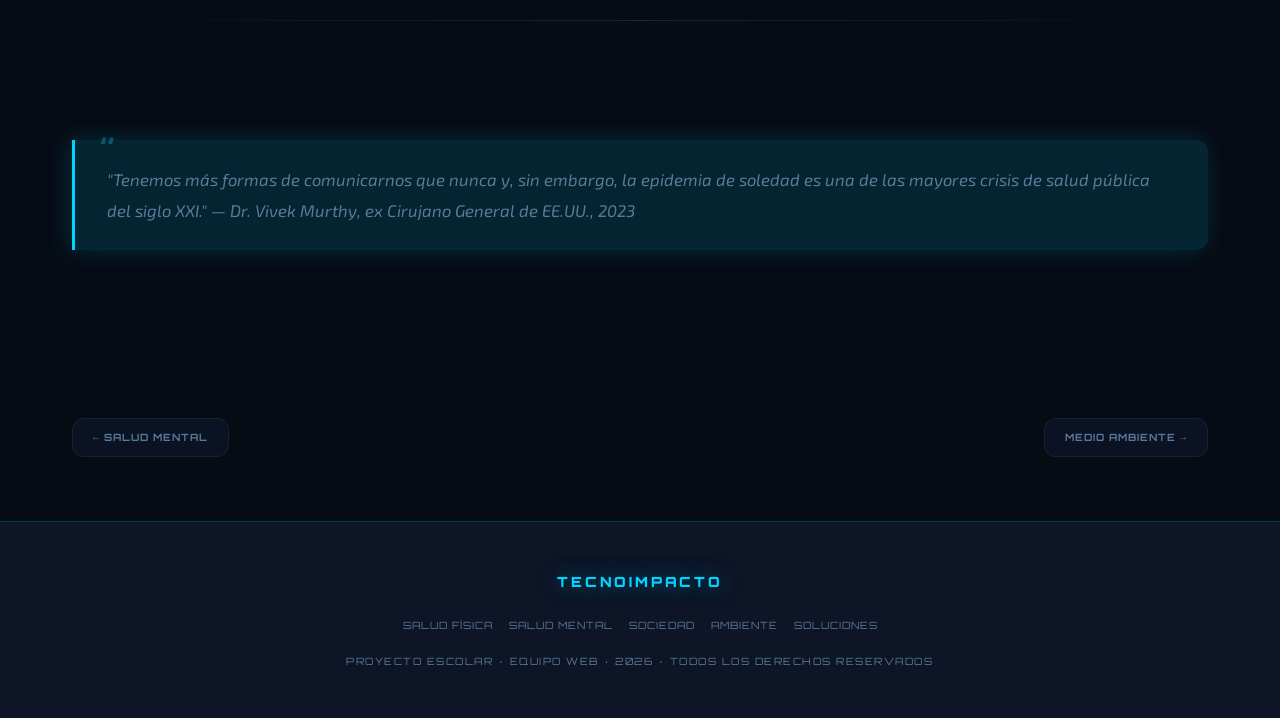
<file: sociedad.html>
<!DOCTYPE html>
<html lang="es">
<head>
  <meta charset="UTF-8" />
  <meta name="viewport" content="width=device-width, initial-scale=1.0" />
  <title>Sociedad · TecnoImpacto</title>
  <link rel="preconnect" href="https://fonts.googleapis.com" />
  <link rel="preconnect" href="https://fonts.gstatic.com" crossorigin />
  <link rel="stylesheet" href="https://fonts.googleapis.com/css2?family=Orbitron:wght@400;700;900&family=Exo+2:ital,wght@0,300;0,400;0,500;0,700;1,400&display=swap" />
  <link rel="stylesheet" href="css/styles.css" />
</head>
<body>

  <nav class="nav-principal">
    <div class="nav-interior">
      <a href="index.html" class="nav-logo">TecnoImpacto</a>
      <ul class="nav-enlaces">
        <li><a href="index.html">Inicio</a></li>
        <li><a href="salud-fisica.html">Salud física</a></li>
        <li><a href="salud-mental.html">Salud mental</a></li>
        <li><a href="sociedad.html">Sociedad</a></li>
        <li><a href="ambiente.html">Ambiente</a></li>
        <li><a href="soluciones.html">Soluciones</a></li>
        <li><a href="juego.html" class="nav-juego-link">🎮 Trivia</a></li>
        <li><a href="nave.html" class="nav-juego-link">🚀 Arcade</a></li>
      </ul>
      <button class="nav-menu-btn" aria-label="Abrir menú" aria-expanded="false">
        <span></span><span></span><span></span>
      </button>
    </div>
  </nav>

  <header class="pagina-hero">
    <span class="pagina-icono-grande">👥</span>
    <div class="hero-etiqueta" style="--color-cian:var(--color-cian); border-color:var(--borde); background:var(--color-cian-suave)">
      <span class="dot"></span>
      Impacto social
    </div>
    <h1>La tecnología y<br><span style="color:var(--color-cian); text-shadow: 0 0 30px rgba(0,212,255,0.4)">nuestras relaciones</span></h1>
    <p>
      Paradójicamente, la tecnología que nos promete conectar al mundo
      está generando mayor aislamiento, polarización y fragmentación
      del tejido social a niveles nunca antes vistos.
    </p>
  </header>

  <main class="contenedor">

    <!-- Estadísticas -->
    <section class="seccion">
      <p class="seccion-etiqueta reveal">Datos sociales</p>
      <p class="seccion-titulo reveal delay-1">La desconexión en números</p>
      <div class="estadisticas">
        <div class="estadistica-item reveal delay-1" style="--glow-color:var(--color-rojo)">
          <span class="estadistica-numero" style="color:var(--color-rojo)" data-objetivo="37%">0%</span>
          <p class="estadistica-descripcion">De jóvenes reporta sentirse más solo a pesar de estar hiperconectado</p>
        </div>
        <div class="estadistica-item reveal delay-2" style="--glow-color:var(--color-ambar)">
          <span class="estadistica-numero" style="color:var(--color-ambar)" data-objetivo="1">0</span>
          <p class="estadistica-descripcion">De cada 3 adolescentes ha sido víctima de cyberbullying</p>
        </div>
        <div class="estadistica-item reveal delay-3" style="--glow-color:var(--color-cian)">
          <span class="estadistica-numero" style="color:var(--color-cian)" data-objetivo="4.9B">0B</span>
          <p class="estadistica-descripcion">Usuarios activos en redes sociales que conviven en cámaras de eco</p>
        </div>
        <div class="estadistica-item reveal delay-4" style="--glow-color:var(--color-rojo)">
          <span class="estadistica-numero" style="color:var(--color-rojo)" data-objetivo="60%">0%</span>
          <p class="estadistica-descripcion">De noticias falsas se propagan más rápido que las verdaderas en redes</p>
        </div>
      </div>
    </section>

    <!-- Consecuencias sociales -->
    <section class="seccion">
      <p class="seccion-etiqueta reveal">Diagnóstico social</p>
      <p class="seccion-titulo reveal delay-1">Consecuencias en la sociedad</p>
      <div class="grid-tarjetas">

        <div class="tarjeta tarjeta-azul reveal delay-1">
          <span class="tarjeta-icono">🏝️</span>
          <h3>Aislamiento social <span class="badge badge-azul">Paradójico</span></h3>
          <p>Pasar horas en redes sociales puede sustituir las interacciones cara a cara sin reemplazar la conexión emocional real. El resultado es una sensación de soledad intensa incluso rodeado de "amigos" digitales.</p>
        </div>

        <div class="tarjeta tarjeta-rojo reveal delay-2">
          <span class="tarjeta-icono">🎯</span>
          <h3>Cyberbullying <span class="badge badge-rojo">Grave</span></h3>
          <p>El anonimato digital facilita el acoso. El cyberbullying afecta al 37% de los adolescentes y tiene consecuencias más duraderas que el bullying presencial, ya que no existe refugio físico posible.</p>
        </div>

        <div class="tarjeta tarjeta-ambar reveal delay-3">
          <span class="tarjeta-icono">🗣️</span>
          <h3>Polarización y cámaras de eco <span class="badge badge-ambar">Sistémico</span></h3>
          <p>Los algoritmos de recomendación priorizan contenido que genera reacción emocional intensa, creando burbujas ideológicas que radicalizan opiniones y dificultan el diálogo entre grupos distintos.</p>
        </div>

        <div class="tarjeta tarjeta-rojo reveal delay-4">
          <span class="tarjeta-icono">📰</span>
          <h3>Desinformación masiva <span class="badge badge-rojo">Epidemia digital</span></h3>
          <p>Las noticias falsas se propagan un 70% más rápido que las verdaderas en redes sociales. La falta de verificación y el sesgo de confirmación hacen a los usuarios vulnerables a la manipulación informativa.</p>
        </div>

        <div class="tarjeta tarjeta-azul reveal delay-5">
          <span class="tarjeta-icono">💬</span>
          <h3>Pérdida de habilidades comunicativas <span class="badge badge-azul">En estudio</span></h3>
          <p>La comunicación mediada por pantallas reduce la práctica de habilidades como la escucha activa, la lectura del lenguaje corporal y la empatía presencial, habilidades clave para la convivencia.</p>
        </div>

        <div class="tarjeta tarjeta-ambar reveal delay-6">
          <span class="tarjeta-icono">⚖️</span>
          <h3>Brecha digital <span class="badge badge-ambar">Desigualdad</span></h3>
          <p>El acceso desigual a internet reproduce y amplifica desigualdades socioeconómicas existentes. Quienes no tienen acceso quedan excluidos de oportunidades educativas, laborales y sociales crecientes.</p>
        </div>

      </div>
    </section>

    <!-- Cyberbullying en detalle -->
    <section class="seccion">
      <div class="dato-destacado reveal" style="--accent-color: var(--color-rojo)">
        <div class="dato-numero-grande" style="color:var(--color-rojo)">37%</div>
        <div class="dato-texto">
          <h4>Los jóvenes y el cyberbullying</h4>
          <p>Según UNICEF, 1 de cada 3 adolescentes en el mundo ha experimentado cyberbullying. A diferencia del acoso presencial, el digital es constante, puede ser anónimo y tiene un alcance potencialmente viral. Las víctimas reportan mayores niveles de depresión, ansiedad y pensamientos suicidas.</p>
        </div>
      </div>
    </section>

    <!-- Tabla comparativa -->
    <section class="seccion">
      <p class="seccion-etiqueta reveal">Comparación</p>
      <p class="seccion-titulo reveal delay-1">Interacción real vs. digital</p>
      <div class="tabla-contenedor reveal delay-2">
        <table>
          <thead>
            <tr>
              <th>Aspecto</th>
              <th>Interacción presencial</th>
              <th>Interacción digital</th>
            </tr>
          </thead>
          <tbody>
            <tr><td>Empatía</td><td>Alta — se percibe el lenguaje no verbal</td><td>Reducida — solo texto/imagen</td></tr>
            <tr><td>Conflictos</td><td>Se resuelven cara a cara</td><td>Escalan por malinterpretación</td></tr>
            <tr><td>Continuidad</td><td>Limitada por tiempo y espacio</td><td>Constante, sin descanso</td></tr>
            <tr><td>Autenticidad</td><td>Mayor naturalidad</td><td>Filtrada y editada</td></tr>
            <tr><td>Escucha activa</td><td>Se practica y desarrolla</td><td>Se atrofia</td></tr>
            <tr><td>Vínculos</td><td>Profundos, duraderos</td><td>Numerosos pero superficiales</td></tr>
          </tbody>
        </table>
      </div>
    </section>

    <!-- Cita -->
    <section class="seccion">
      <blockquote class="cita reveal">
        "Tenemos más formas de comunicarnos que nunca y, sin embargo,
        la epidemia de soledad es una de las mayores crisis de salud pública
        del siglo XXI." — Dr. Vivek Murthy, ex Cirujano General de EE.UU., 2023
      </blockquote>
    </section>

    <div class="nav-paginas reveal">
      <a href="salud-mental.html">← Salud mental</a>
      <a href="ambiente.html">Medio ambiente →</a>
    </div>

  </main>

  <footer class="footer">
    <div class="footer-inner">
      <a href="index.html" class="footer-logo">TecnoImpacto</a>
      <ul class="footer-nav">
        <li><a href="salud-fisica.html">Salud física</a></li>
        <li><a href="salud-mental.html">Salud mental</a></li>
        <li><a href="sociedad.html">Sociedad</a></li>
        <li><a href="ambiente.html">Ambiente</a></li>
        <li><a href="soluciones.html">Soluciones</a></li>
      </ul>
      <p>Proyecto escolar · Equipo web · 2026 · Todos los derechos reservados</p>
    </div>
  </footer>

  <script src="js/main.js"></script>
</body>
</html>
</file>
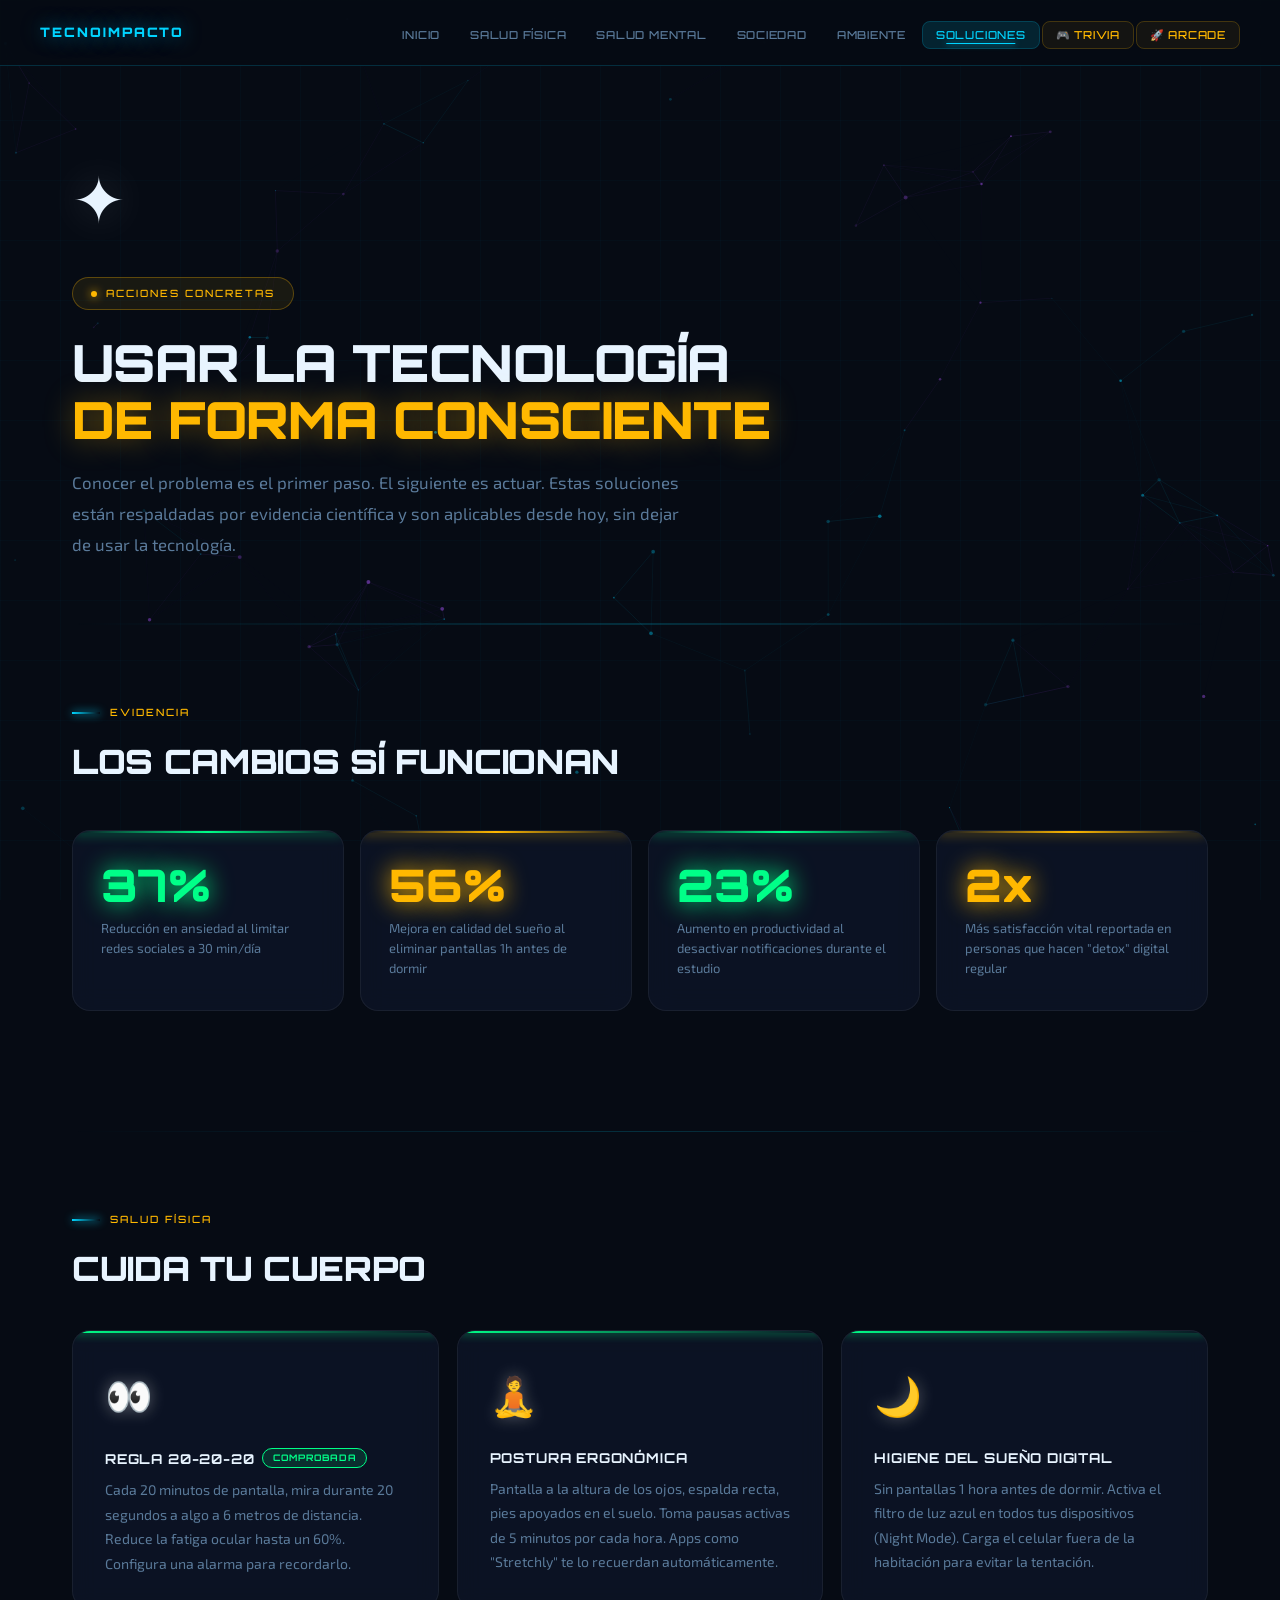
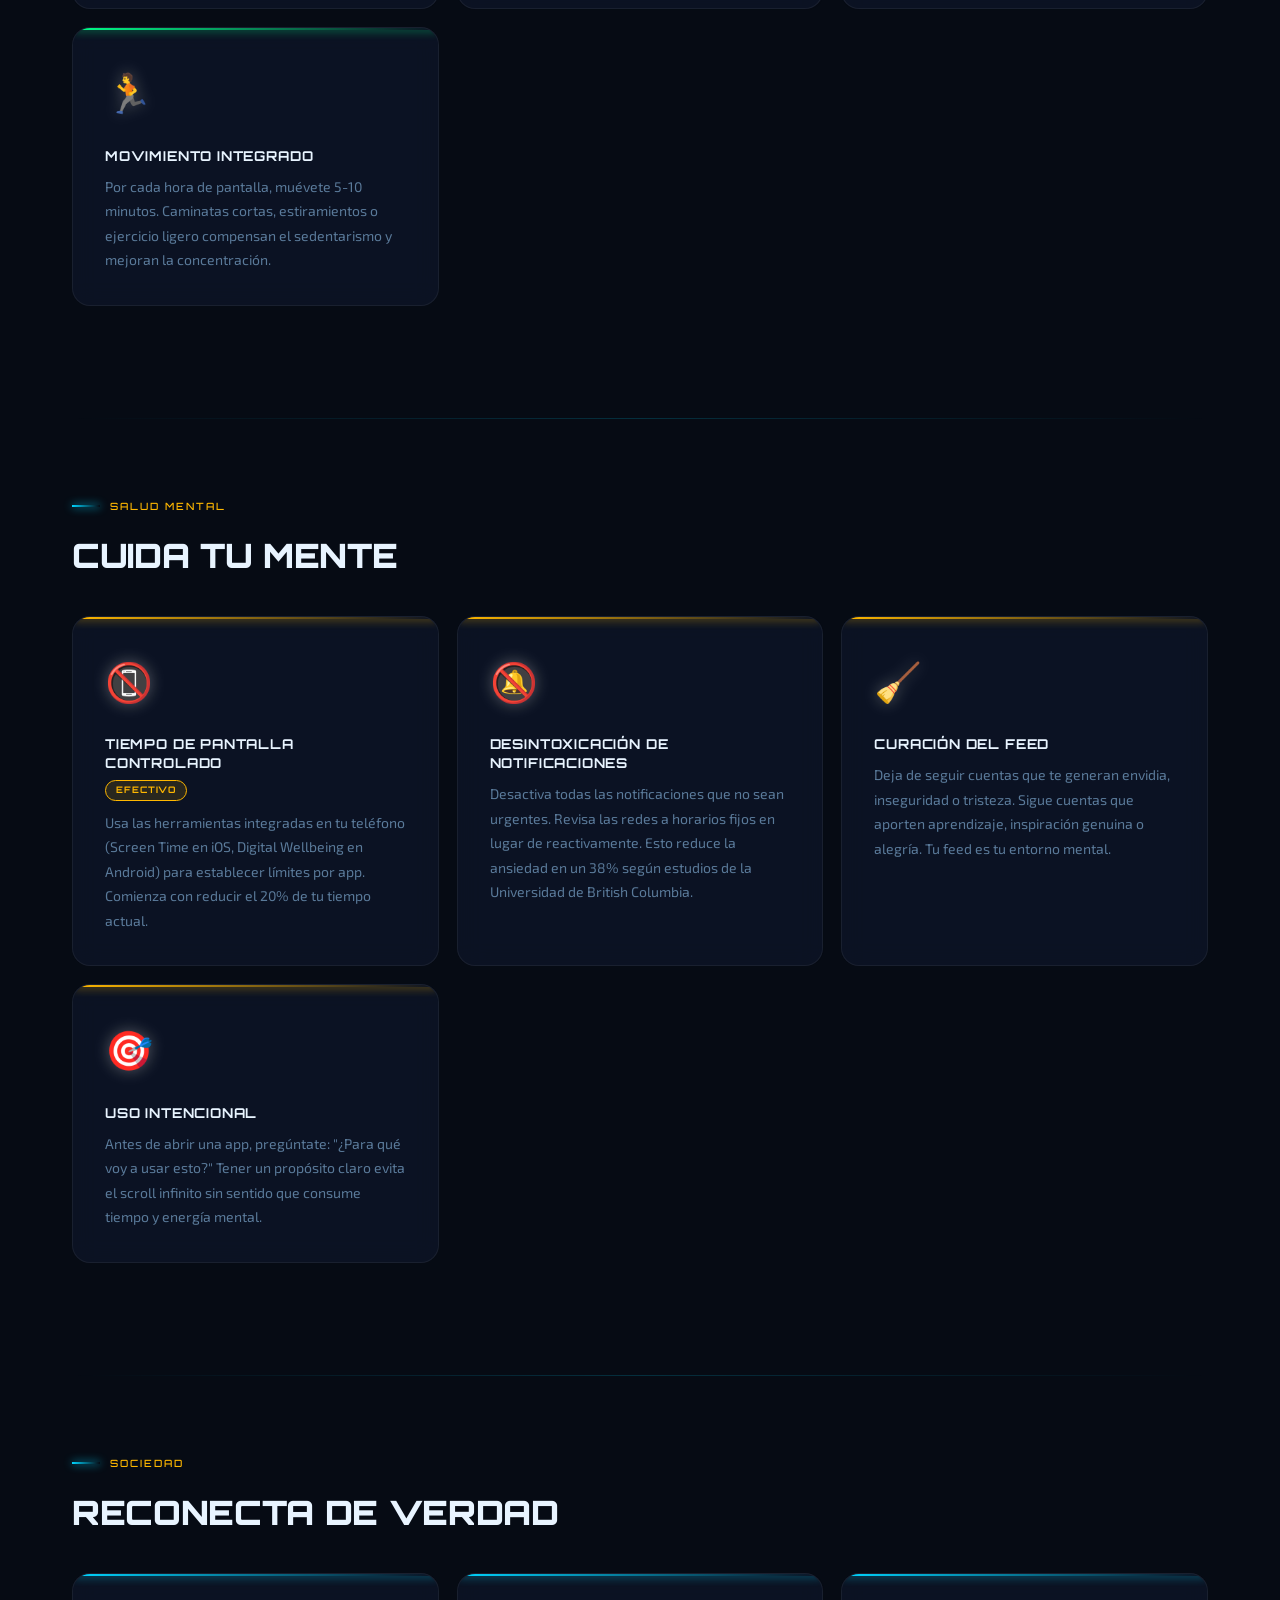
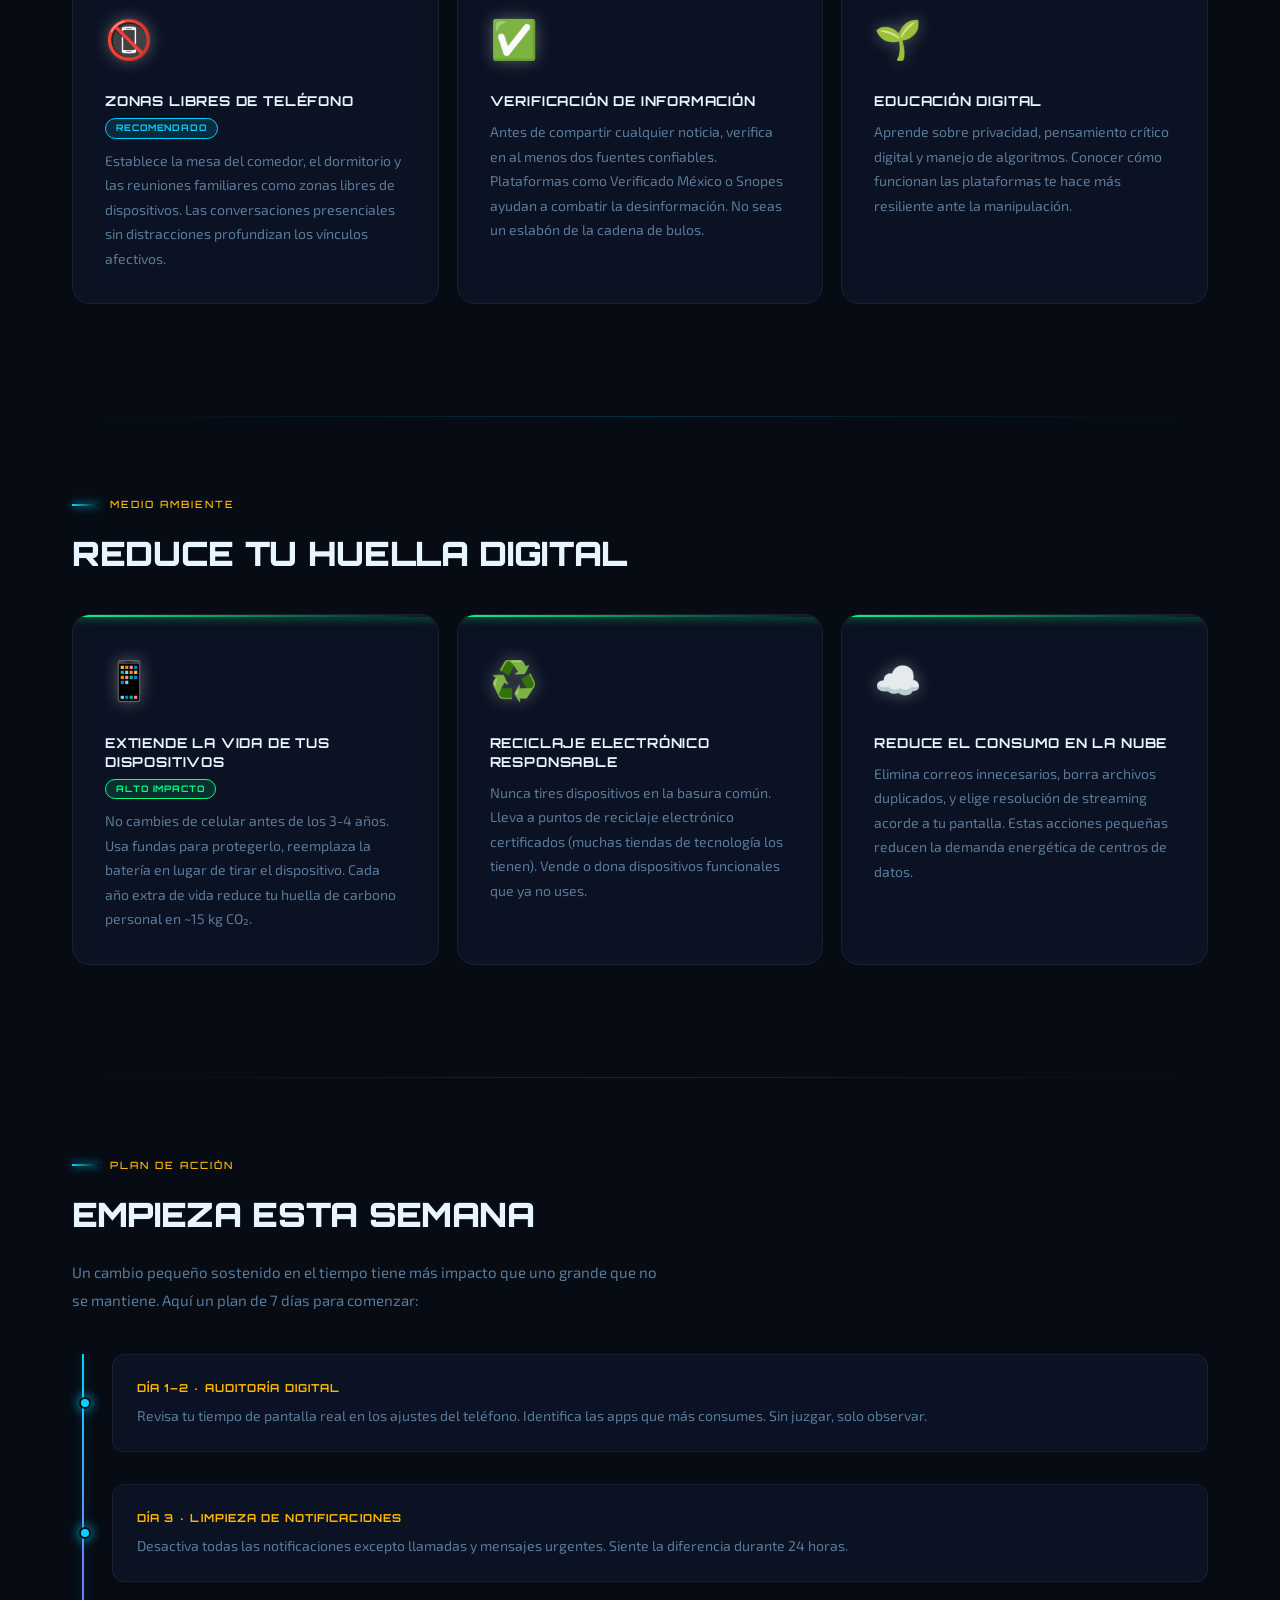
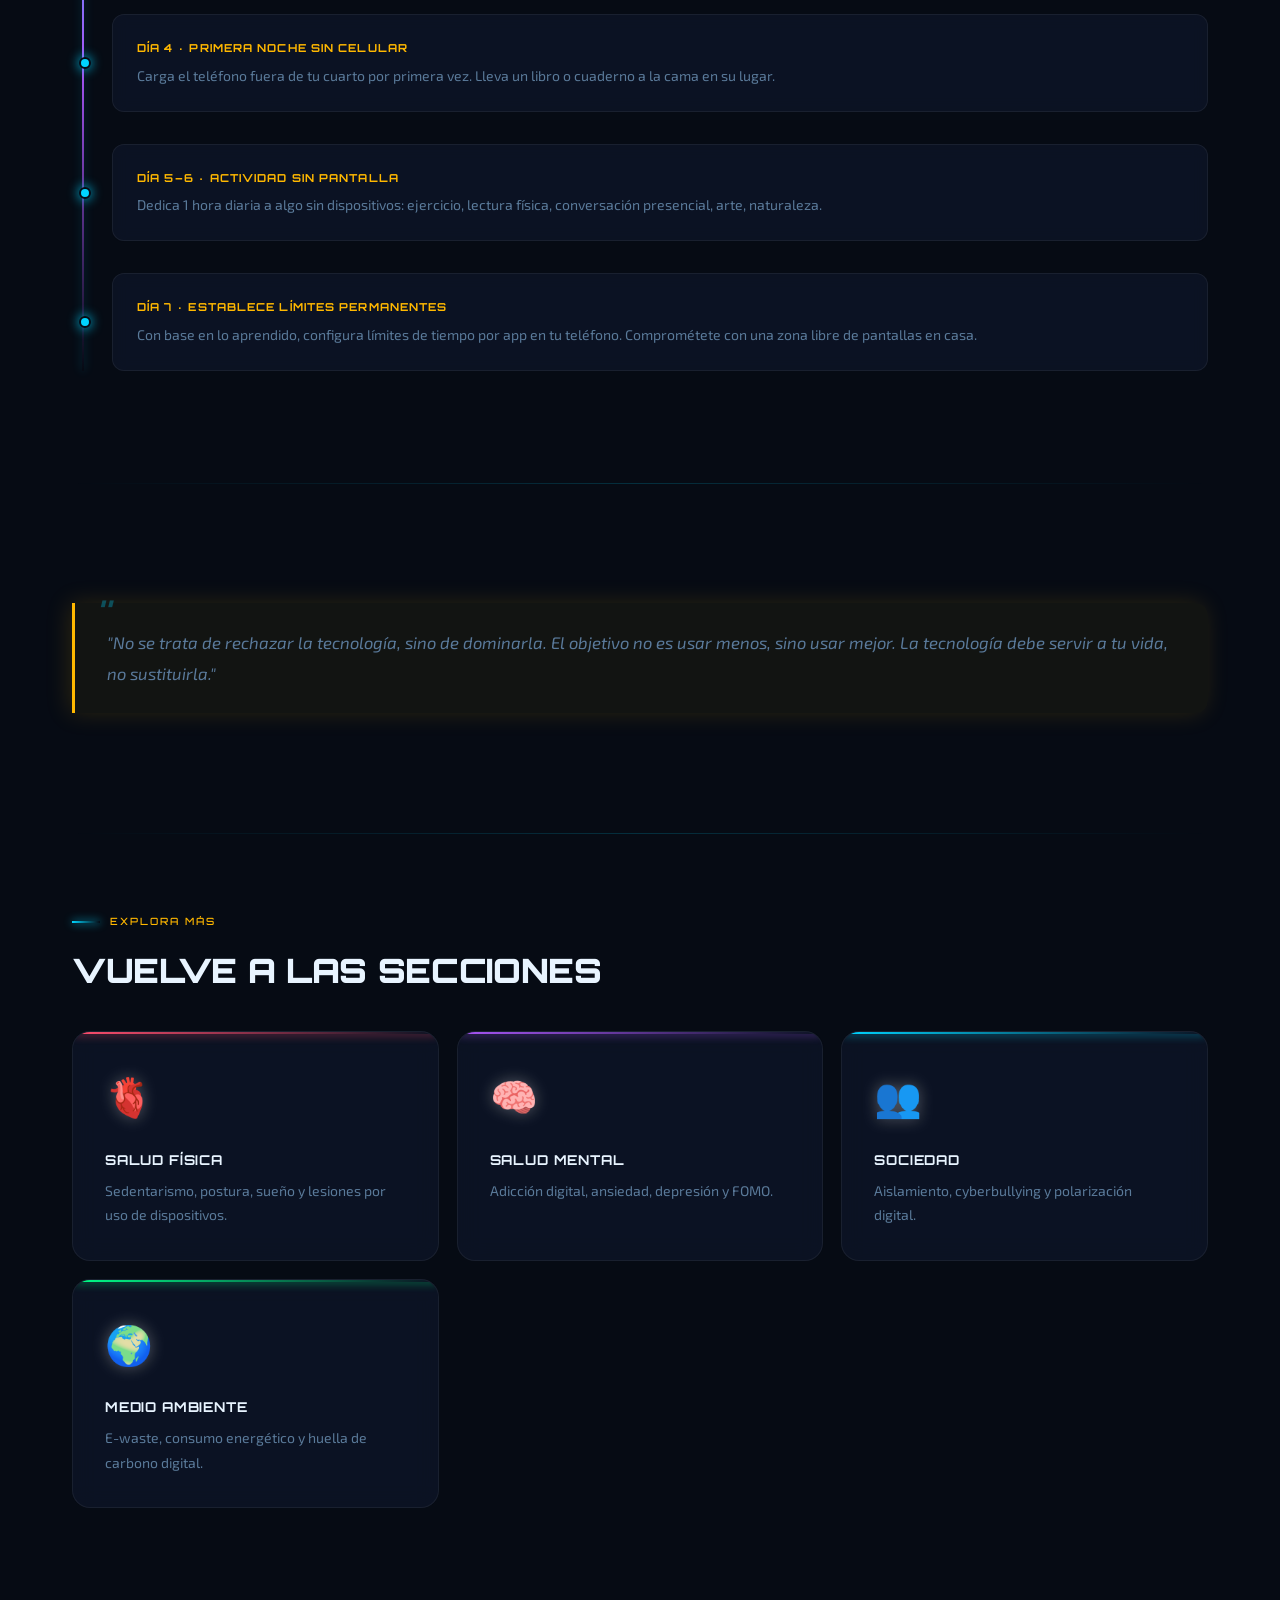
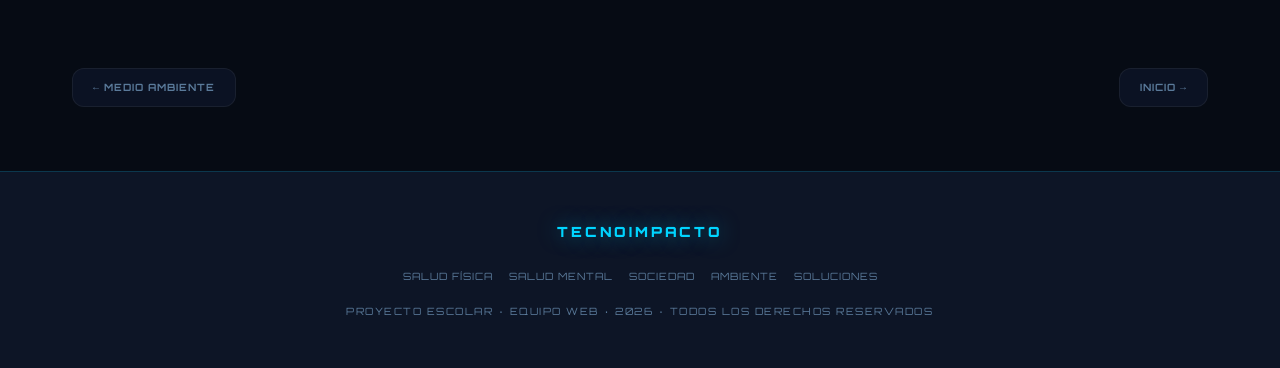
<file: soluciones.html>
<!DOCTYPE html>
<html lang="es">
<head>
  <meta charset="UTF-8" />
  <meta name="viewport" content="width=device-width, initial-scale=1.0" />
  <title>Soluciones · TecnoImpacto</title>
  <link rel="preconnect" href="https://fonts.googleapis.com" />
  <link rel="preconnect" href="https://fonts.gstatic.com" crossorigin />
  <link rel="stylesheet" href="https://fonts.googleapis.com/css2?family=Orbitron:wght@400;700;900&family=Exo+2:ital,wght@0,300;0,400;0,500;0,700;1,400&display=swap" />
  <link rel="stylesheet" href="css/styles.css" />
</head>
<body>

  <nav class="nav-principal">
    <div class="nav-interior">
      <a href="index.html" class="nav-logo">TecnoImpacto</a>
      <ul class="nav-enlaces">
        <li><a href="index.html">Inicio</a></li>
        <li><a href="salud-fisica.html">Salud física</a></li>
        <li><a href="salud-mental.html">Salud mental</a></li>
        <li><a href="sociedad.html">Sociedad</a></li>
        <li><a href="ambiente.html">Ambiente</a></li>
        <li><a href="soluciones.html">Soluciones</a></li>
        <li><a href="juego.html" class="nav-juego-link">🎮 Trivia</a></li>
        <li><a href="nave.html" class="nav-juego-link">🚀 Arcade</a></li>
      </ul>
      <button class="nav-menu-btn" aria-label="Abrir menú" aria-expanded="false">
        <span></span><span></span><span></span>
      </button>
    </div>
  </nav>

  <header class="pagina-hero">
    <span class="pagina-icono-grande">✦</span>
    <div class="hero-etiqueta" style="--color-cian:var(--color-ambar); border-color:rgba(255,184,0,0.3); background:rgba(255,184,0,0.08)">
      <span class="dot" style="background:var(--color-ambar); box-shadow: 0 0 10px var(--color-ambar)"></span>
      Acciones concretas
    </div>
    <h1>Usar la tecnología<br><span style="color:var(--color-ambar); text-shadow: 0 0 30px rgba(255,184,0,0.4)">de forma consciente</span></h1>
    <p>
      Conocer el problema es el primer paso. El siguiente es actuar.
      Estas soluciones están respaldadas por evidencia científica y son
      aplicables desde hoy, sin dejar de usar la tecnología.
    </p>
  </header>

  <main class="contenedor">

    <!-- Estadísticas positivas -->
    <section class="seccion">
      <p class="seccion-etiqueta reveal" style="color:var(--color-ambar)">Evidencia</p>
      <p class="seccion-titulo reveal delay-1">Los cambios sí funcionan</p>
      <div class="estadisticas">
        <div class="estadistica-item reveal delay-1" style="--glow-color:var(--color-verde)">
          <span class="estadistica-numero" style="color:var(--color-verde)" data-objetivo="40%">0%</span>
          <p class="estadistica-descripcion">Reducción en ansiedad al limitar redes sociales a 30 min/día</p>
        </div>
        <div class="estadistica-item reveal delay-2" style="--glow-color:var(--color-ambar)">
          <span class="estadistica-numero" style="color:var(--color-ambar)" data-objetivo="60%">0%</span>
          <p class="estadistica-descripcion">Mejora en calidad del sueño al eliminar pantallas 1h antes de dormir</p>
        </div>
        <div class="estadistica-item reveal delay-3" style="--glow-color:var(--color-verde)">
          <span class="estadistica-numero" style="color:var(--color-verde)" data-objetivo="25%">0%</span>
          <p class="estadistica-descripcion">Aumento en productividad al desactivar notificaciones durante el estudio</p>
        </div>
        <div class="estadistica-item reveal delay-4" style="--glow-color:var(--color-ambar)">
          <span class="estadistica-numero" style="color:var(--color-ambar)" data-objetivo="3x">0x</span>
          <p class="estadistica-descripcion">Más satisfacción vital reportada en personas que hacen "detox" digital regular</p>
        </div>
      </div>
    </section>

    <!-- Soluciones para salud física -->
    <section class="seccion">
      <p class="seccion-etiqueta reveal" style="color:var(--color-ambar)">Salud física</p>
      <p class="seccion-titulo reveal delay-1">Cuida tu cuerpo</p>
      <div class="grid-tarjetas">

        <div class="tarjeta tarjeta-verde reveal delay-1">
          <span class="tarjeta-icono">👀</span>
          <h3>Regla 20-20-20 <span class="badge badge-verde">Comprobada</span></h3>
          <p>Cada 20 minutos de pantalla, mira durante 20 segundos a algo a 6 metros de distancia. Reduce la fatiga ocular hasta un 60%. Configura una alarma para recordarlo.</p>
        </div>

        <div class="tarjeta tarjeta-verde reveal delay-2">
          <span class="tarjeta-icono">🧘</span>
          <h3>Postura ergonómica</h3>
          <p>Pantalla a la altura de los ojos, espalda recta, pies apoyados en el suelo. Toma pausas activas de 5 minutos por cada hora. Apps como "Stretchly" te lo recuerdan automáticamente.</p>
        </div>

        <div class="tarjeta tarjeta-verde reveal delay-3">
          <span class="tarjeta-icono">🌙</span>
          <h3>Higiene del sueño digital</h3>
          <p>Sin pantallas 1 hora antes de dormir. Activa el filtro de luz azul en todos tus dispositivos (Night Mode). Carga el celular fuera de la habitación para evitar la tentación.</p>
        </div>

        <div class="tarjeta tarjeta-verde reveal delay-4">
          <span class="tarjeta-icono">🏃</span>
          <h3>Movimiento integrado</h3>
          <p>Por cada hora de pantalla, muévete 5-10 minutos. Caminatas cortas, estiramientos o ejercicio ligero compensan el sedentarismo y mejoran la concentración.</p>
        </div>

      </div>
    </section>

    <!-- Soluciones para salud mental -->
    <section class="seccion">
      <p class="seccion-etiqueta reveal" style="color:var(--color-ambar)">Salud mental</p>
      <p class="seccion-titulo reveal delay-1">Cuida tu mente</p>
      <div class="grid-tarjetas">

        <div class="tarjeta tarjeta-ambar reveal delay-1">
          <span class="tarjeta-icono">📵</span>
          <h3>Tiempo de pantalla controlado <span class="badge badge-ambar">Efectivo</span></h3>
          <p>Usa las herramientas integradas en tu teléfono (Screen Time en iOS, Digital Wellbeing en Android) para establecer límites por app. Comienza con reducir el 20% de tu tiempo actual.</p>
        </div>

        <div class="tarjeta tarjeta-ambar reveal delay-2">
          <span class="tarjeta-icono">🔕</span>
          <h3>Desintoxicación de notificaciones</h3>
          <p>Desactiva todas las notificaciones que no sean urgentes. Revisa las redes a horarios fijos en lugar de reactivamente. Esto reduce la ansiedad en un 38% según estudios de la Universidad de British Columbia.</p>
        </div>

        <div class="tarjeta tarjeta-ambar reveal delay-3">
          <span class="tarjeta-icono">🧹</span>
          <h3>Curación del feed</h3>
          <p>Deja de seguir cuentas que te generan envidia, inseguridad o tristeza. Sigue cuentas que aporten aprendizaje, inspiración genuina o alegría. Tu feed es tu entorno mental.</p>
        </div>

        <div class="tarjeta tarjeta-ambar reveal delay-4">
          <span class="tarjeta-icono">🎯</span>
          <h3>Uso intencional</h3>
          <p>Antes de abrir una app, pregúntate: "¿Para qué voy a usar esto?" Tener un propósito claro evita el scroll infinito sin sentido que consume tiempo y energía mental.</p>
        </div>

      </div>
    </section>

    <!-- Soluciones sociales -->
    <section class="seccion">
      <p class="seccion-etiqueta reveal" style="color:var(--color-ambar)">Sociedad</p>
      <p class="seccion-titulo reveal delay-1">Reconecta de verdad</p>
      <div class="grid-tarjetas">

        <div class="tarjeta tarjeta-azul reveal delay-1">
          <span class="tarjeta-icono">📵</span>
          <h3>Zonas libres de teléfono <span class="badge badge-azul">Recomendado</span></h3>
          <p>Establece la mesa del comedor, el dormitorio y las reuniones familiares como zonas libres de dispositivos. Las conversaciones presenciales sin distracciones profundizan los vínculos afectivos.</p>
        </div>

        <div class="tarjeta tarjeta-azul reveal delay-2">
          <span class="tarjeta-icono">✅</span>
          <h3>Verificación de información</h3>
          <p>Antes de compartir cualquier noticia, verifica en al menos dos fuentes confiables. Plataformas como Verificado México o Snopes ayudan a combatir la desinformación. No seas un eslabón de la cadena de bulos.</p>
        </div>

        <div class="tarjeta tarjeta-azul reveal delay-3">
          <span class="tarjeta-icono">🌱</span>
          <h3>Educación digital</h3>
          <p>Aprende sobre privacidad, pensamiento crítico digital y manejo de algoritmos. Conocer cómo funcionan las plataformas te hace más resiliente ante la manipulación.</p>
        </div>

      </div>
    </section>

    <!-- Soluciones ambientales -->
    <section class="seccion">
      <p class="seccion-etiqueta reveal" style="color:var(--color-ambar)">Medio ambiente</p>
      <p class="seccion-titulo reveal delay-1">Reduce tu huella digital</p>
      <div class="grid-tarjetas">

        <div class="tarjeta tarjeta-verde reveal delay-1">
          <span class="tarjeta-icono">📱</span>
          <h3>Extiende la vida de tus dispositivos <span class="badge badge-verde">Alto impacto</span></h3>
          <p>No cambies de celular antes de los 3-4 años. Usa fundas para protegerlo, reemplaza la batería en lugar de tirar el dispositivo. Cada año extra de vida reduce tu huella de carbono personal en ~15 kg CO₂.</p>
        </div>

        <div class="tarjeta tarjeta-verde reveal delay-2">
          <span class="tarjeta-icono">♻️</span>
          <h3>Reciclaje electrónico responsable</h3>
          <p>Nunca tires dispositivos en la basura común. Lleva a puntos de reciclaje electrónico certificados (muchas tiendas de tecnología los tienen). Vende o dona dispositivos funcionales que ya no uses.</p>
        </div>

        <div class="tarjeta tarjeta-verde reveal delay-3">
          <span class="tarjeta-icono">☁️</span>
          <h3>Reduce el consumo en la nube</h3>
          <p>Elimina correos innecesarios, borra archivos duplicados, y elige resolución de streaming acorde a tu pantalla. Estas acciones pequeñas reducen la demanda energética de centros de datos.</p>
        </div>

      </div>
    </section>

    <!-- Plan de acción semanal -->
    <section class="seccion">
      <p class="seccion-etiqueta reveal" style="color:var(--color-ambar)">Plan de acción</p>
      <p class="seccion-titulo reveal delay-1">Empieza esta semana</p>
      <p class="seccion-descripcion reveal delay-2">
        Un cambio pequeño sostenido en el tiempo tiene más impacto que uno grande que no se mantiene.
        Aquí un plan de 7 días para comenzar:
      </p>
      <div class="linea-tiempo reveal delay-3">
        <div class="tiempo-item">
          <h4 style="color:var(--color-ambar)">Día 1–2 · Auditoría digital</h4>
          <p>Revisa tu tiempo de pantalla real en los ajustes del teléfono. Identifica las apps que más consumes. Sin juzgar, solo observar.</p>
        </div>
        <div class="tiempo-item">
          <h4 style="color:var(--color-ambar)">Día 3 · Limpieza de notificaciones</h4>
          <p>Desactiva todas las notificaciones excepto llamadas y mensajes urgentes. Siente la diferencia durante 24 horas.</p>
        </div>
        <div class="tiempo-item">
          <h4 style="color:var(--color-ambar)">Día 4 · Primera noche sin celular</h4>
          <p>Carga el teléfono fuera de tu cuarto por primera vez. Lleva un libro o cuaderno a la cama en su lugar.</p>
        </div>
        <div class="tiempo-item">
          <h4 style="color:var(--color-ambar)">Día 5–6 · Actividad sin pantalla</h4>
          <p>Dedica 1 hora diaria a algo sin dispositivos: ejercicio, lectura física, conversación presencial, arte, naturaleza.</p>
        </div>
        <div class="tiempo-item">
          <h4 style="color:var(--color-ambar)">Día 7 · Establece límites permanentes</h4>
          <p>Con base en lo aprendido, configura límites de tiempo por app en tu teléfono. Comprométete con una zona libre de pantallas en casa.</p>
        </div>
      </div>
    </section>

    <!-- Cita final -->
    <section class="seccion">
      <blockquote class="cita reveal" style="border-color:var(--color-ambar); box-shadow: -3px 0 25px rgba(255,184,0,0.15); background: rgba(255,184,0,0.05)">
        "No se trata de rechazar la tecnología, sino de dominarla.
        El objetivo no es usar menos, sino usar mejor.
        La tecnología debe servir a tu vida, no sustituirla."
      </blockquote>
    </section>

    <!-- Resumen de todas las secciones -->
    <section class="seccion">
      <p class="seccion-etiqueta reveal" style="color:var(--color-ambar)">Explora más</p>
      <p class="seccion-titulo reveal delay-1">Vuelve a las secciones</p>
      <div class="grid-tarjetas">
        <a href="salud-fisica.html" class="tarjeta tarjeta-rojo reveal delay-1" style="text-decoration:none;color:inherit">
          <span class="tarjeta-icono">🫀</span>
          <h3>Salud física</h3>
          <p>Sedentarismo, postura, sueño y lesiones por uso de dispositivos.</p>
        </a>
        <a href="salud-mental.html" class="tarjeta tarjeta-purpura reveal delay-2" style="text-decoration:none;color:inherit">
          <span class="tarjeta-icono">🧠</span>
          <h3>Salud mental</h3>
          <p>Adicción digital, ansiedad, depresión y FOMO.</p>
        </a>
        <a href="sociedad.html" class="tarjeta tarjeta-azul reveal delay-3" style="text-decoration:none;color:inherit">
          <span class="tarjeta-icono">👥</span>
          <h3>Sociedad</h3>
          <p>Aislamiento, cyberbullying y polarización digital.</p>
        </a>
        <a href="ambiente.html" class="tarjeta tarjeta-verde reveal delay-4" style="text-decoration:none;color:inherit">
          <span class="tarjeta-icono">🌍</span>
          <h3>Medio ambiente</h3>
          <p>E-waste, consumo energético y huella de carbono digital.</p>
        </a>
      </div>
    </section>

    <div class="nav-paginas reveal">
      <a href="ambiente.html">← Medio ambiente</a>
      <a href="index.html">Inicio →</a>
    </div>

  </main>

  <footer class="footer">
    <div class="footer-inner">
      <a href="index.html" class="footer-logo">TecnoImpacto</a>
      <ul class="footer-nav">
        <li><a href="salud-fisica.html">Salud física</a></li>
        <li><a href="salud-mental.html">Salud mental</a></li>
        <li><a href="sociedad.html">Sociedad</a></li>
        <li><a href="ambiente.html">Ambiente</a></li>
        <li><a href="soluciones.html">Soluciones</a></li>
      </ul>
      <p>Proyecto escolar · Equipo web · 2026 · Todos los derechos reservados</p>
    </div>
  </footer>

  <script src="js/main.js"></script>
</body>
</html>
</file>
<file: css/styles.css>
/* ============================================
   PROYECTO: Consecuencias del uso de tecnología
   Archivo: styles.css — Diseño futurista
   ============================================ */

/* ---- Variables globales ---- */
:root {
  --bg-primario: #060B14;
  --bg-secundario: #0D1526;
  --bg-tarjeta: rgba(13, 21, 38, 0.85);
  --bg-tarjeta-hover: rgba(13, 21, 38, 0.95);

  --color-cian: #00D4FF;
  --color-cian-suave: rgba(0, 212, 255, 0.12);
  --color-cian-medio: rgba(0, 212, 255, 0.25);
  --color-purpura: #A855F7;
  --color-purpura-suave: rgba(168, 85, 247, 0.12);
  --color-verde: #00FF88;
  --color-verde-suave: rgba(0, 255, 136, 0.12);
  --color-rojo: #FF4D6D;
  --color-rojo-suave: rgba(255, 77, 109, 0.12);
  --color-ambar: #FFB800;
  --color-ambar-suave: rgba(255, 184, 0, 0.12);

  --texto-primario: #E8F4FF;
  --texto-secundario: #5A7A9A;
  --borde: rgba(0, 212, 255, 0.18);
  --borde-suave: rgba(255, 255, 255, 0.06);

  --fuente-titulo: 'Orbitron', monospace;
  --fuente-cuerpo: 'Exo 2', sans-serif;

  --radio: 12px;
  --radio-grande: 18px;
  --sombra-cian: 0 0 30px rgba(0, 212, 255, 0.25);
  --sombra-purpura: 0 0 30px rgba(168, 85, 247, 0.25);
  --sombra-verde: 0 0 30px rgba(0, 255, 136, 0.25);
  --sombra-rojo: 0 0 30px rgba(255, 77, 109, 0.25);
}

/* ---- Reset ---- */
*, *::before, *::after {
  box-sizing: border-box;
  margin: 0;
  padding: 0;
}

html { scroll-behavior: smooth; }

body {
  font-family: var(--fuente-cuerpo);
  background: var(--bg-primario);
  color: var(--texto-primario);
  font-size: 16px;
  line-height: 1.7;
  overflow-x: hidden;
}

/* Fondo con cuadrícula */
body::before {
  content: '';
  position: fixed;
  inset: 0;
  background-image:
    linear-gradient(rgba(0, 212, 255, 0.025) 1px, transparent 1px),
    linear-gradient(90deg, rgba(0, 212, 255, 0.025) 1px, transparent 1px);
  background-size: 60px 60px;
  z-index: 0;
  pointer-events: none;
}

/* Canvas de partículas */
#canvas-fondo {
  position: fixed;
  inset: 0;
  z-index: 0;
  pointer-events: none;
}

/* Contenido sobre el canvas */
.nav-principal,
.hero,
main,
.pagina-hero,
footer {
  position: relative;
  z-index: 1;
}

/* ---- Navegación ---- */
.nav-principal {
  position: fixed;
  top: 0; left: 0; right: 0;
  z-index: 1000;
  background: rgba(6, 11, 20, 0.92);
  backdrop-filter: blur(24px);
  -webkit-backdrop-filter: blur(24px);
  border-bottom: 1px solid var(--borde);
  padding: 0 2rem;
}

.nav-interior {
  max-width: 1200px;
  margin: 0 auto;
  display: flex;
  align-items: center;
  justify-content: space-between;
  height: 65px;
}

.nav-logo {
  font-family: var(--fuente-titulo);
  font-size: 13px;
  font-weight: 900;
  color: var(--color-cian);
  text-decoration: none;
  letter-spacing: 0.15em;
  text-shadow: 0 0 20px rgba(0, 212, 255, 0.6);
  transition: letter-spacing 0.4s, text-shadow 0.3s;
  text-transform: uppercase;
}

.nav-logo:hover {
  letter-spacing: 0.25em;
  text-shadow: 0 0 35px rgba(0, 212, 255, 0.9);
}

.nav-enlaces {
  display: flex;
  gap: 2px;
  list-style: none;
}

.nav-enlaces a {
  font-size: 11px;
  font-weight: 500;
  font-family: var(--fuente-titulo);
  color: var(--texto-secundario);
  text-decoration: none;
  padding: 6px 13px;
  border-radius: 8px;
  border: 1px solid transparent;
  letter-spacing: 0.07em;
  text-transform: uppercase;
  transition: all 0.3s;
  position: relative;
}

.nav-enlaces a::after {
  content: '';
  position: absolute;
  bottom: 4px; left: 50%;
  transform: translateX(-50%);
  width: 0; height: 1px;
  background: var(--color-cian);
  box-shadow: 0 0 6px var(--color-cian);
  transition: width 0.35s;
}

.nav-enlaces a:hover,
.nav-enlaces a.activo {
  color: var(--color-cian);
  border-color: var(--borde);
  background: var(--color-cian-suave);
}

.nav-enlaces a:hover::after,
.nav-enlaces a.activo::after {
  width: 60%;
}

.nav-juego-link {
  color: var(--color-ambar) !important;
  border-color: rgba(255,184,0,.2) !important;
  background: rgba(255,184,0,.06) !important;
}
.nav-juego-link:hover {
  background: rgba(255,184,0,.14) !important;
  border-color: rgba(255,184,0,.4) !important;
  box-shadow: 0 0 12px rgba(255,184,0,.2);
}
.nav-juego-link::after {
  background: var(--color-ambar) !important;
  box-shadow: 0 0 6px var(--color-ambar) !important;
}

/* Menú hamburguesa móvil */
.nav-menu-btn {
  display: none;
  flex-direction: column;
  gap: 5px;
  background: none;
  border: none;
  cursor: pointer;
  padding: 4px;
}

.nav-menu-btn span {
  display: block;
  width: 22px;
  height: 2px;
  background: var(--color-cian);
  border-radius: 2px;
  transition: all 0.3s;
}

/* ---- Contenedor ---- */
.contenedor {
  max-width: 1200px;
  margin: 0 auto;
  padding: 0 2rem;
}

/* ---- Hero principal ---- */
.hero {
  min-height: 100vh;
  display: flex;
  flex-direction: column;
  justify-content: center;
  padding: 7rem 2rem 5rem;
  max-width: 1200px;
  margin: 0 auto;
  position: relative;
}

.hero-etiqueta {
  display: inline-flex;
  align-items: center;
  gap: 9px;
  font-family: var(--fuente-titulo);
  font-size: 10px;
  font-weight: 500;
  letter-spacing: 0.2em;
  text-transform: uppercase;
  background: var(--color-cian-suave);
  border: 1px solid var(--borde);
  border-radius: 100px;
  padding: 7px 18px;
  margin-bottom: 2.5rem;
  color: var(--color-cian);
  width: fit-content;
  animation: pulse-borde 3s ease-in-out infinite;
}

.hero-etiqueta .dot {
  width: 6px; height: 6px;
  border-radius: 50%;
  background: var(--color-cian);
  box-shadow: 0 0 10px var(--color-cian);
  animation: parpadeo 1.5s ease-in-out infinite;
  flex-shrink: 0;
}

.hero h1 {
  font-family: var(--fuente-titulo);
  font-size: clamp(1.9rem, 5.5vw, 3.8rem);
  font-weight: 900;
  line-height: 1.1;
  max-width: 820px;
  margin-bottom: 1.75rem;
  letter-spacing: -0.01em;
  text-transform: uppercase;
}

.hero h1 .texto-cian {
  color: var(--color-cian);
  text-shadow: 0 0 40px rgba(0, 212, 255, 0.5);
  display: inline-block;
  animation: glitch 9s ease-in-out infinite;
}

.hero h1 .texto-purpura {
  color: var(--color-purpura);
  text-shadow: 0 0 40px rgba(168, 85, 247, 0.4);
}

.hero p {
  font-size: 1.1rem;
  color: var(--texto-secundario);
  max-width: 560px;
  margin-bottom: 3rem;
  line-height: 1.85;
}

.btn-grupo {
  display: flex;
  gap: 14px;
  flex-wrap: wrap;
}

.btn {
  display: inline-flex;
  align-items: center;
  gap: 8px;
  font-family: var(--fuente-titulo);
  font-size: 11px;
  font-weight: 700;
  padding: 14px 28px;
  border-radius: var(--radio);
  text-decoration: none;
  letter-spacing: 0.1em;
  text-transform: uppercase;
  transition: all 0.35s;
  cursor: pointer;
  border: none;
  position: relative;
  overflow: hidden;
}

.btn::before {
  content: '';
  position: absolute;
  top: 0; left: -100%;
  width: 100%; height: 100%;
  background: linear-gradient(90deg, transparent, rgba(255,255,255,0.12), transparent);
  transition: left 0.6s;
}

.btn:hover::before { left: 100%; }

.btn-primario {
  background: linear-gradient(135deg, var(--color-cian) 0%, var(--color-purpura) 100%);
  color: var(--bg-primario);
  box-shadow: 0 0 30px rgba(0, 212, 255, 0.35);
  font-weight: 900;
}

.btn-primario:hover {
  transform: translateY(-3px);
  box-shadow: 0 6px 40px rgba(0, 212, 255, 0.55);
}

.btn-secundario {
  background: transparent;
  color: var(--color-cian);
  border: 1px solid var(--color-cian);
  box-shadow: inset 0 0 20px rgba(0, 212, 255, 0.04);
}

.btn-secundario:hover {
  background: var(--color-cian-suave);
  transform: translateY(-3px);
  box-shadow: var(--sombra-cian);
}

/* Indicador de scroll */
.hero-scroll {
  position: absolute;
  bottom: 2rem;
  left: 50%;
  transform: translateX(-50%);
  display: flex;
  flex-direction: column;
  align-items: center;
  gap: 8px;
  color: var(--texto-secundario);
  font-family: var(--fuente-titulo);
  font-size: 9px;
  letter-spacing: 0.2em;
  text-transform: uppercase;
  animation: flotar 2.5s ease-in-out infinite;
}

.hero-scroll::after {
  content: '';
  width: 1px;
  height: 45px;
  background: linear-gradient(to bottom, var(--color-cian), transparent);
  box-shadow: 0 0 6px var(--color-cian);
}

/* ---- Estadísticas ---- */
.estadisticas {
  display: grid;
  grid-template-columns: repeat(auto-fit, minmax(200px, 1fr));
  gap: 16px;
  margin: 2.5rem 0;
}

.estadistica-item {
  background: var(--bg-tarjeta);
  border: 1px solid var(--borde-suave);
  border-radius: var(--radio-grande);
  padding: 2rem 1.75rem;
  backdrop-filter: blur(12px);
  transition: all 0.35s;
  position: relative;
  overflow: hidden;
  --glow-color: var(--color-cian);
}

.estadistica-item::before {
  content: '';
  position: absolute;
  top: 0; left: 0; right: 0;
  height: 2px;
  background: linear-gradient(90deg, transparent, var(--glow-color), transparent);
  box-shadow: 0 0 12px var(--glow-color);
}

.estadistica-item::after {
  content: '';
  position: absolute;
  top: -50%; left: -50%;
  width: 200%; height: 200%;
  background: radial-gradient(circle at center, rgba(0, 212, 255, 0.04) 0%, transparent 60%);
  opacity: 0;
  transition: opacity 0.5s;
}

.estadistica-item:hover {
  transform: translateY(-6px);
  border-color: var(--glow-color);
  box-shadow: 0 12px 40px rgba(0, 0, 0, 0.4), 0 0 20px rgba(0, 212, 255, 0.1);
}

.estadistica-item:hover::after { opacity: 1; }

.estadistica-numero {
  font-family: var(--fuente-titulo);
  font-size: 2.8rem;
  font-weight: 900;
  line-height: 1;
  margin-bottom: 10px;
  text-shadow: 0 0 25px currentColor;
  display: block;
}

.estadistica-descripcion {
  font-size: 13px;
  color: var(--texto-secundario);
  line-height: 1.55;
}

/* ---- Secciones de contenido ---- */
.seccion {
  padding: 5rem 0;
  position: relative;
}

.seccion::before {
  content: '';
  position: absolute;
  top: 0; left: 0; right: 0;
  height: 1px;
  background: linear-gradient(90deg, transparent, var(--borde), transparent);
}

.seccion-etiqueta {
  font-family: var(--fuente-titulo);
  font-size: 10px;
  font-weight: 500;
  text-transform: uppercase;
  letter-spacing: 0.2em;
  color: var(--color-cian);
  margin-bottom: 0.75rem;
  display: flex;
  align-items: center;
  gap: 10px;
}

.seccion-etiqueta::before {
  content: '';
  width: 28px; height: 2px;
  background: linear-gradient(to right, var(--color-cian), transparent);
  box-shadow: 0 0 8px var(--color-cian);
  flex-shrink: 0;
}

.seccion-titulo {
  font-family: var(--fuente-titulo);
  font-size: clamp(1.4rem, 3vw, 2.1rem);
  font-weight: 900;
  margin-bottom: 1rem;
  letter-spacing: -0.01em;
  text-transform: uppercase;
}

.seccion-descripcion {
  font-size: 15px;
  color: var(--texto-secundario);
  max-width: 600px;
  margin-bottom: 2.5rem;
  line-height: 1.85;
}

/* ---- Grid de tarjetas ---- */
.grid-tarjetas {
  display: grid;
  grid-template-columns: repeat(auto-fit, minmax(280px, 1fr));
  gap: 18px;
  margin: 2rem 0;
}

/* ---- Tarjetas ---- */
.tarjeta {
  background: var(--bg-tarjeta);
  border: 1px solid var(--borde-suave);
  border-radius: var(--radio-grande);
  padding: 2rem;
  backdrop-filter: blur(12px);
  transition: all 0.4s cubic-bezier(0.25, 0.8, 0.25, 1);
  position: relative;
  overflow: hidden;
  --accent-color: var(--color-cian);
}

.tarjeta::before {
  content: '';
  position: absolute;
  top: 0; left: 0; right: 0;
  height: 2px;
  background: linear-gradient(90deg, var(--accent-color), transparent);
  box-shadow: 0 0 10px var(--accent-color);
}

.tarjeta::after {
  content: '';
  position: absolute;
  inset: 0;
  background: radial-gradient(
    ellipse at var(--mx, 50%) var(--my, 0%),
    rgba(0, 212, 255, 0.07) 0%,
    transparent 65%
  );
  opacity: 0;
  transition: opacity 0.4s;
  pointer-events: none;
}

.tarjeta:hover::after { opacity: 1; }

.tarjeta:hover {
  transform: translateY(-7px);
  border-color: var(--accent-color);
  box-shadow: 0 20px 60px rgba(0, 0, 0, 0.5), 0 0 30px rgba(0, 212, 255, 0.08);
}

.tarjeta-icono {
  font-size: 2.4rem;
  margin-bottom: 1.25rem;
  display: block;
  filter: drop-shadow(0 0 8px rgba(255,255,255,0.3));
}

.tarjeta h3 {
  font-family: var(--fuente-titulo);
  font-size: 0.85rem;
  font-weight: 700;
  margin-bottom: 10px;
  text-transform: uppercase;
  letter-spacing: 0.06em;
  display: flex;
  align-items: center;
  gap: 8px;
  flex-wrap: wrap;
  line-height: 1.4;
}

.tarjeta p {
  font-size: 14px;
  color: var(--texto-secundario);
  line-height: 1.75;
  position: relative;
  z-index: 1;
}

.tarjeta-rojo  { --accent-color: var(--color-rojo); }
.tarjeta-ambar { --accent-color: var(--color-ambar); }
.tarjeta-verde { --accent-color: var(--color-verde); }
.tarjeta-azul  { --accent-color: var(--color-cian); }
.tarjeta-purpura { --accent-color: var(--color-purpura); }

/* ---- Badges ---- */
.badge {
  display: inline-block;
  font-family: var(--fuente-titulo);
  font-size: 9px;
  font-weight: 700;
  padding: 3px 10px;
  border-radius: 100px;
  letter-spacing: 0.1em;
  text-transform: uppercase;
  border: 1px solid currentColor;
  white-space: nowrap;
}

.badge-rojo    { color: var(--color-rojo);    background: var(--color-rojo-suave); }
.badge-ambar   { color: var(--color-ambar);   background: var(--color-ambar-suave); }
.badge-verde   { color: var(--color-verde);   background: var(--color-verde-suave); }
.badge-azul    { color: var(--color-cian);    background: var(--color-cian-suave); }
.badge-purpura { color: var(--color-purpura); background: var(--color-purpura-suave); }

/* ---- Cita destacada ---- */
.cita {
  border-left: 3px solid var(--color-cian);
  padding: 1.5rem 2rem;
  margin: 2.5rem 0;
  font-size: 1.05rem;
  font-style: italic;
  color: var(--texto-secundario);
  line-height: 1.85;
  background: var(--color-cian-suave);
  border-radius: 0 var(--radio) var(--radio) 0;
  box-shadow: -3px 0 25px rgba(0, 212, 255, 0.18), inset 0 0 30px rgba(0, 212, 255, 0.03);
  position: relative;
}

.cita::before {
  content: '"';
  position: absolute;
  top: -10px; left: 16px;
  font-family: var(--fuente-titulo);
  font-size: 3rem;
  color: var(--color-cian);
  opacity: 0.3;
  line-height: 1;
}

/* ---- Tabla ---- */
.tabla-contenedor {
  overflow-x: auto;
  margin: 2rem 0;
  border-radius: var(--radio);
  border: 1px solid var(--borde);
  backdrop-filter: blur(8px);
}

table { width: 100%; border-collapse: collapse; font-size: 14px; }

thead th {
  background: rgba(0, 212, 255, 0.08);
  color: var(--color-cian);
  font-family: var(--fuente-titulo);
  font-weight: 700;
  padding: 15px 18px;
  text-align: left;
  font-size: 10px;
  letter-spacing: 0.12em;
  text-transform: uppercase;
  border-bottom: 1px solid var(--borde);
}

tbody tr {
  border-bottom: 1px solid var(--borde-suave);
  transition: background 0.25s;
}

tbody tr:hover { background: rgba(0, 212, 255, 0.04); }
tbody tr:last-child { border-bottom: none; }

tbody td {
  padding: 14px 18px;
  color: var(--texto-secundario);
  font-size: 14px;
}

tbody td:first-child { color: var(--texto-primario); font-weight: 500; }

/* ---- Hero de páginas interiores ---- */
.pagina-hero {
  padding: 9rem 2rem 4rem;
  max-width: 1200px;
  margin: 0 auto;
  position: relative;
}

.pagina-hero::after {
  content: '';
  position: absolute;
  bottom: 0; left: 2rem; right: 2rem;
  height: 1px;
  background: linear-gradient(90deg, transparent, var(--borde), transparent);
}

.pagina-icono-grande {
  font-size: 4rem;
  display: block;
  margin-bottom: 1.5rem;
  filter: drop-shadow(0 0 20px rgba(255,255,255,0.2));
  animation: flotar-lento 4s ease-in-out infinite;
}

.pagina-hero .hero-etiqueta { margin-bottom: 1.5rem; }

.pagina-hero h1 {
  font-family: var(--fuente-titulo);
  font-size: clamp(1.8rem, 4.5vw, 3.2rem);
  font-weight: 900;
  text-transform: uppercase;
  letter-spacing: -0.01em;
  margin-bottom: 1.25rem;
  line-height: 1.1;
}

.pagina-hero p {
  font-size: 1.05rem;
  color: var(--texto-secundario);
  max-width: 620px;
  line-height: 1.85;
}

/* ---- Barras de progreso ---- */
.barra-progreso-contenedor { margin: 2rem 0; }

.barra-item { margin-bottom: 1.75rem; }

.barra-label {
  display: flex;
  justify-content: space-between;
  align-items: center;
  margin-bottom: 8px;
}

.barra-label span:first-child {
  font-family: var(--fuente-titulo);
  font-size: 10px;
  letter-spacing: 0.12em;
  text-transform: uppercase;
  color: var(--texto-secundario);
}

.barra-label span:last-child {
  font-family: var(--fuente-titulo);
  font-size: 13px;
  font-weight: 700;
  color: var(--color-cian);
  text-shadow: 0 0 10px var(--color-cian);
}

.barra-fondo {
  height: 6px;
  background: rgba(255, 255, 255, 0.05);
  border-radius: 100px;
  overflow: hidden;
  border: 1px solid var(--borde-suave);
}

.barra-relleno {
  height: 100%;
  border-radius: 100px;
  width: 0;
  transition: width 1.8s cubic-bezier(0.25, 0.46, 0.45, 0.94);
  position: relative;
  background: linear-gradient(90deg, var(--bar-color, var(--color-cian)), var(--bar-color2, var(--color-purpura)));
  box-shadow: 0 0 12px var(--bar-color, var(--color-cian));
}

.barra-relleno::after {
  content: '';
  position: absolute;
  right: 0; top: 0; bottom: 0;
  width: 30px;
  background: rgba(255,255,255,0.4);
  filter: blur(6px);
  border-radius: 100px;
}

/* ---- Lista de consecuencias ---- */
.lista-consecuencias {
  list-style: none;
  display: flex;
  flex-direction: column;
  gap: 10px;
  margin: 2rem 0;
}

.lista-consecuencias li {
  display: flex;
  align-items: flex-start;
  gap: 14px;
  padding: 1.25rem 1.5rem;
  background: var(--bg-tarjeta);
  border: 1px solid var(--borde-suave);
  border-radius: var(--radio);
  backdrop-filter: blur(8px);
  transition: all 0.3s;
  font-size: 14px;
  color: var(--texto-secundario);
  line-height: 1.65;
}

.lista-consecuencias li:hover {
  border-color: var(--color-cian);
  transform: translateX(8px);
  color: var(--texto-primario);
}

.lista-consecuencias li::before {
  content: '▸';
  color: var(--color-cian);
  font-size: 14px;
  flex-shrink: 0;
  margin-top: 1px;
  text-shadow: 0 0 8px var(--color-cian);
}

/* ---- Tarjeta de dato destacado ---- */
.dato-destacado {
  background: var(--bg-tarjeta);
  border: 1px solid var(--borde);
  border-radius: var(--radio-grande);
  padding: 2.5rem;
  margin: 2rem 0;
  display: flex;
  align-items: center;
  gap: 2rem;
  backdrop-filter: blur(12px);
  position: relative;
  overflow: hidden;
}

.dato-destacado::before {
  content: '';
  position: absolute;
  left: 0; top: 0; bottom: 0;
  width: 4px;
  background: var(--accent-color, var(--color-cian));
  box-shadow: 0 0 15px var(--accent-color, var(--color-cian));
}

.dato-numero-grande {
  font-family: var(--fuente-titulo);
  font-size: 3.5rem;
  font-weight: 900;
  color: var(--accent-color, var(--color-cian));
  text-shadow: 0 0 30px var(--accent-color, var(--color-cian));
  line-height: 1;
  flex-shrink: 0;
}

.dato-texto h4 {
  font-family: var(--fuente-titulo);
  font-size: 0.85rem;
  text-transform: uppercase;
  letter-spacing: 0.08em;
  margin-bottom: 6px;
}

.dato-texto p {
  font-size: 14px;
  color: var(--texto-secundario);
  line-height: 1.6;
}

/* ---- Grid 2 columnas ---- */
.grid-dos-columnas {
  display: grid;
  grid-template-columns: 1fr 1fr;
  gap: 20px;
  margin: 2rem 0;
}

/* ---- Footer ---- */
.footer {
  background: var(--bg-secundario);
  border-top: 1px solid var(--borde);
  padding: 3rem 2rem;
  text-align: center;
  margin-top: 4rem;
  position: relative;
  z-index: 1;
}

.footer-inner {
  max-width: 1200px;
  margin: 0 auto;
  display: flex;
  flex-direction: column;
  align-items: center;
  gap: 1rem;
}

.footer-logo {
  font-family: var(--fuente-titulo);
  font-size: 14px;
  font-weight: 900;
  color: var(--color-cian);
  letter-spacing: 0.2em;
  text-shadow: 0 0 20px rgba(0, 212, 255, 0.5);
  text-transform: uppercase;
  text-decoration: none;
}

.footer p {
  font-family: var(--fuente-titulo);
  font-size: 10px;
  color: var(--texto-secundario);
  letter-spacing: 0.15em;
  text-transform: uppercase;
}

.footer-nav {
  display: flex;
  gap: 16px;
  list-style: none;
  flex-wrap: wrap;
  justify-content: center;
}

.footer-nav a {
  font-family: var(--fuente-titulo);
  font-size: 10px;
  color: var(--texto-secundario);
  text-decoration: none;
  letter-spacing: 0.1em;
  text-transform: uppercase;
  transition: color 0.3s;
}

.footer-nav a:hover { color: var(--color-cian); }

/* ---- Animaciones ---- */
@keyframes glitch {
  0%, 88%, 100% {
    text-shadow: 0 0 40px rgba(0, 212, 255, 0.5);
    transform: none;
    clip-path: none;
  }
  89% {
    text-shadow: -4px 0 var(--color-rojo), 4px 0 var(--color-cian);
    transform: skewX(-3deg);
  }
  91% {
    text-shadow: 4px 0 var(--color-rojo), -4px 0 var(--color-purpura);
    transform: skewX(2deg);
  }
  93% {
    text-shadow: 0 0 40px rgba(0, 212, 255, 0.5);
    transform: none;
  }
  95% {
    text-shadow: -2px 0 var(--color-purpura), 2px 0 var(--color-verde);
    transform: skewX(-1deg);
  }
  97% {
    text-shadow: 0 0 40px rgba(0, 212, 255, 0.5);
    transform: none;
  }
}

@keyframes parpadeo {
  0%, 100% { opacity: 1; box-shadow: 0 0 10px var(--color-cian); }
  50%       { opacity: 0.2; box-shadow: 0 0 3px var(--color-cian); }
}

@keyframes pulse-borde {
  0%, 100% { box-shadow: 0 0 0 0 rgba(0, 212, 255, 0); }
  50%       { box-shadow: 0 0 0 5px rgba(0, 212, 255, 0.08); }
}

@keyframes flotar {
  0%, 100% { transform: translateX(-50%) translateY(0); }
  50%       { transform: translateX(-50%) translateY(-10px); }
}

@keyframes flotar-lento {
  0%, 100% { transform: translateY(0) rotate(0deg); filter: drop-shadow(0 0 20px rgba(255,255,255,0.2)); }
  50%       { transform: translateY(-8px) rotate(2deg); filter: drop-shadow(0 0 30px rgba(255,255,255,0.35)); }
}

@keyframes fade-arriba {
  from { opacity: 0; transform: translateY(35px); }
  to   { opacity: 1; transform: translateY(0); }
}

@keyframes rotar {
  from { transform: rotate(0deg); }
  to   { transform: rotate(360deg); }
}

@keyframes escanear {
  0%   { top: -5%; opacity: 0.7; }
  100% { top: 105%; opacity: 0; }
}

/* ---- Animaciones al hacer scroll ---- */
.reveal {
  opacity: 0;
  transform: translateY(40px);
  transition: opacity 0.75s ease, transform 0.75s ease;
}

.reveal.visible {
  opacity: 1;
  transform: translateY(0);
}

.reveal-izq {
  opacity: 0;
  transform: translateX(-30px);
  transition: opacity 0.75s ease, transform 0.75s ease;
}

.reveal-izq.visible {
  opacity: 1;
  transform: translateX(0);
}

/* Retardos escalonados */
.delay-1 { transition-delay: 0.1s; }
.delay-2 { transition-delay: 0.2s; }
.delay-3 { transition-delay: 0.3s; }
.delay-4 { transition-delay: 0.4s; }
.delay-5 { transition-delay: 0.5s; }
.delay-6 { transition-delay: 0.6s; }

/* ---- Línea de tiempo ---- */
.linea-tiempo {
  position: relative;
  padding-left: 2.5rem;
  margin: 2rem 0;
}

.linea-tiempo::before {
  content: '';
  position: absolute;
  left: 10px; top: 0; bottom: 0;
  width: 2px;
  background: linear-gradient(to bottom, var(--color-cian), var(--color-purpura), transparent);
  box-shadow: 0 0 10px rgba(0, 212, 255, 0.3);
}

.tiempo-item {
  position: relative;
  margin-bottom: 2rem;
  padding: 1.5rem;
  background: var(--bg-tarjeta);
  border: 1px solid var(--borde-suave);
  border-radius: var(--radio);
  backdrop-filter: blur(8px);
  transition: all 0.3s;
}

.tiempo-item::before {
  content: '';
  position: absolute;
  left: -2.1rem;
  top: 50%;
  transform: translateY(-50%);
  width: 12px; height: 12px;
  border-radius: 50%;
  background: var(--color-cian);
  border: 2px solid var(--bg-primario);
  box-shadow: 0 0 12px var(--color-cian);
}

.tiempo-item:hover {
  border-color: var(--color-cian);
  transform: translateX(6px);
}

.tiempo-item h4 {
  font-family: var(--fuente-titulo);
  font-size: 11px;
  text-transform: uppercase;
  letter-spacing: 0.1em;
  color: var(--color-cian);
  margin-bottom: 6px;
}

.tiempo-item p {
  font-size: 14px;
  color: var(--texto-secundario);
  line-height: 1.65;
}

/* ---- Sección de navegación entre páginas ---- */
.nav-paginas {
  display: flex;
  justify-content: space-between;
  gap: 16px;
  margin: 3rem 0 1rem;
  flex-wrap: wrap;
}

.nav-paginas a {
  display: inline-flex;
  align-items: center;
  gap: 8px;
  font-family: var(--fuente-titulo);
  font-size: 10px;
  font-weight: 700;
  letter-spacing: 0.1em;
  text-transform: uppercase;
  color: var(--texto-secundario);
  text-decoration: none;
  padding: 10px 20px;
  border: 1px solid var(--borde-suave);
  border-radius: var(--radio);
  background: var(--bg-tarjeta);
  transition: all 0.3s;
}

.nav-paginas a:hover {
  color: var(--color-cian);
  border-color: var(--borde);
  background: var(--color-cian-suave);
  transform: translateY(-2px);
}

/* ---- Responsive ---- */
@media (max-width: 900px) {
  .grid-dos-columnas { grid-template-columns: 1fr; }
}

@media (max-width: 768px) {
  .nav-enlaces { display: none; }
  .nav-enlaces.abierto {
    display: flex;
    flex-direction: column;
    position: fixed;
    top: 65px; left: 0; right: 0;
    background: rgba(6, 11, 20, 0.97);
    backdrop-filter: blur(24px);
    padding: 1.5rem;
    gap: 6px;
    border-bottom: 1px solid var(--borde);
  }
  .nav-menu-btn { display: flex; }
  .hero { padding: 5.5rem 1.25rem 3rem; }
  .hero h1 { font-size: clamp(1.6rem, 8vw, 2.5rem); }
  .contenedor { padding: 0 1.25rem; }
  .seccion { padding: 3.5rem 0; }
  .pagina-hero { padding: 6.5rem 1.25rem 2.5rem; }
  .btn-grupo { flex-direction: column; }
  .btn { justify-content: center; }
  .estadisticas { grid-template-columns: 1fr 1fr; }
  .dato-destacado { flex-direction: column; gap: 1rem; }
  .nav-paginas { flex-direction: column; }
  .nav-paginas a { text-align: center; justify-content: center; }
}

@media (max-width: 480px) {
  .estadisticas { grid-template-columns: 1fr; }
  .grid-tarjetas { grid-template-columns: 1fr; }
}

/* ============================================
   MAPA CORPORAL INTERACTIVO
   ============================================ */

.cuerpo-interactivo {
  display: grid;
  grid-template-columns: 260px 1fr;
  gap: 2.5rem;
  align-items: start;
  margin: 2rem 0;
}

.cuerpo-svg-wrap {
  position: sticky;
  top: 85px;
  display: flex;
  justify-content: center;
}

.cuerpo-svg {
  width: 100%;
  max-width: 240px;
  height: auto;
  filter: drop-shadow(0 0 18px rgba(0, 212, 255, 0.12));
}

/* Hotspots */
.hotspot {
  cursor: pointer;
}

.hotspot-ring {
  transform-box: fill-box;
  transform-origin: center;
  animation: hotspot-pulso 2.2s ease-in-out infinite;
}

.hotspot-dot {
  transition: all 0.25s;
}

.hotspot:hover .hotspot-dot {
  filter: brightness(1.4) drop-shadow(0 0 6px currentColor);
}

.hotspot.activo .hotspot-ring {
  animation: hotspot-pulso-activo 1.2s ease-in-out infinite;
}

.hotspot.activo .hotspot-dot {
  filter: brightness(1.6) drop-shadow(0 0 10px currentColor);
}

@keyframes hotspot-pulso {
  0%, 100% { transform: scale(1);   opacity: 0.35; }
  50%       { transform: scale(1.7); opacity: 0; }
}

@keyframes hotspot-pulso-activo {
  0%, 100% { transform: scale(1);   opacity: 0.55; }
  50%       { transform: scale(2);   opacity: 0; }
}

/* Panel de información */
.cuerpo-panel {
  background: var(--bg-tarjeta);
  border: 1px solid var(--borde-suave);
  border-radius: var(--radio-grande);
  padding: 2.25rem;
  backdrop-filter: blur(12px);
  min-height: 320px;
  display: flex;
  align-items: center;
  justify-content: center;
  transition: border-color 0.4s;
}

.cuerpo-panel.tiene-dato {
  align-items: flex-start;
  justify-content: flex-start;
}

.cuerpo-panel-vacio {
  text-align: center;
  color: var(--texto-secundario);
  opacity: 0.5;
  display: flex;
  flex-direction: column;
  align-items: center;
  gap: 1rem;
}

.cuerpo-panel-vacio .flecha {
  font-family: var(--fuente-titulo);
  font-size: 1.5rem;
  color: var(--color-cian);
  opacity: 0.4;
  animation: flotar-lento 3s ease-in-out infinite;
}

.cuerpo-panel-vacio p {
  font-family: var(--fuente-titulo);
  font-size: 10px;
  letter-spacing: 0.15em;
  text-transform: uppercase;
}

.cuerpo-panel-info {
  width: 100%;
  display: none;
  animation: fade-arriba 0.4s ease;
}

.cuerpo-panel-icono {
  font-size: 2.75rem;
  margin-bottom: 1rem;
  display: block;
  filter: drop-shadow(0 0 10px rgba(255,255,255,0.2));
}

.cuerpo-panel-titulo {
  font-family: var(--fuente-titulo);
  font-size: 0.9rem;
  font-weight: 900;
  text-transform: uppercase;
  letter-spacing: 0.07em;
  margin-bottom: 0.5rem;
  line-height: 1.3;
}

.cuerpo-panel-nivel {
  display: inline-block;
  font-family: var(--fuente-titulo);
  font-size: 9px;
  font-weight: 700;
  padding: 3px 12px;
  border-radius: 100px;
  letter-spacing: 0.12em;
  text-transform: uppercase;
  border: 1px solid currentColor;
  margin-bottom: 1.25rem;
}

.cuerpo-panel-desc {
  font-size: 14px;
  color: var(--texto-secundario);
  line-height: 1.8;
  margin-bottom: 1.25rem;
}

.cuerpo-panel-lista {
  list-style: none;
  display: flex;
  flex-direction: column;
  gap: 7px;
}

.cuerpo-panel-lista li {
  display: flex;
  align-items: flex-start;
  gap: 10px;
  font-size: 13px;
  color: var(--texto-secundario);
  line-height: 1.55;
}

.cuerpo-panel-lista li::before {
  content: '▸';
  flex-shrink: 0;
  margin-top: 1px;
  text-shadow: 0 0 6px currentColor;
}

/* Botones de hotspot en móvil */
.cuerpo-botones-movil {
  display: none;
  flex-wrap: wrap;
  gap: 8px;
  margin-bottom: 1.5rem;
}

.cuerpo-btn-zona {
  font-family: var(--fuente-titulo);
  font-size: 9px;
  font-weight: 700;
  letter-spacing: 0.1em;
  text-transform: uppercase;
  padding: 6px 14px;
  border-radius: 100px;
  border: 1px solid;
  background: transparent;
  cursor: pointer;
  transition: all 0.25s;
}

.cuerpo-btn-zona:hover,
.cuerpo-btn-zona.activo {
  opacity: 1;
}

@media (max-width: 860px) {
  .cuerpo-interactivo {
    grid-template-columns: 1fr;
  }
  .cuerpo-svg-wrap {
    position: static;
    max-width: 220px;
    margin: 0 auto;
  }
  .cuerpo-botones-movil { display: flex; }
}

@media (max-width: 480px) {
  .cuerpo-svg-wrap { max-width: 180px; }
}
</file>
